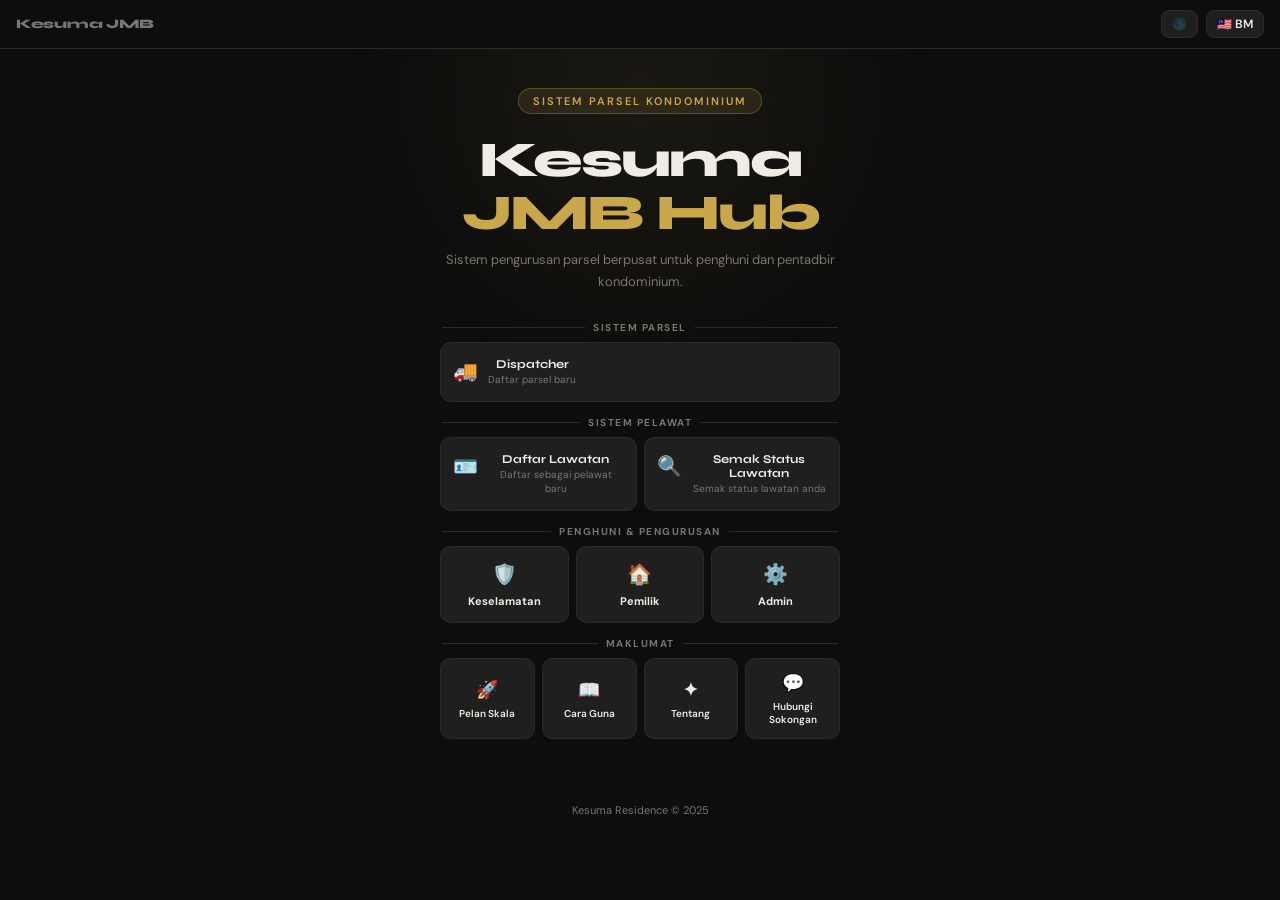
<file: index.html>
<!DOCTYPE html>
<html lang="ms">
<head>
  <meta charset="UTF-8"><meta name="viewport" content="width=device-width, initial-scale=1.0">
  <title>Kesuma JMB</title>
  <link rel="manifest" href="site.webmanifest">
  <link rel="icon" type="image/x-icon" href="favicon.ico">
  <link rel="icon" type="image/svg+xml" href="favicon.svg">
  <link rel="apple-touch-icon" href="favicon.ico">
  <link rel="stylesheet" href="css/style.css">
  <style>
    body { display:flex; flex-direction:column; align-items:center; min-height:100vh; overflow-x:hidden; padding-top:60px; box-sizing:border-box; }
    body::before { content:''; position:fixed; top:-200px; left:50%; transform:translateX(-50%); width:600px; height:600px; background:radial-gradient(circle,rgba(var(--accent-rgb),0.07) 0%,transparent 70%); pointer-events:none; z-index:0; }
    .topbar { position:fixed; top:0; left:0; right:0; z-index:100; display:flex; align-items:center; justify-content:space-between; padding:10px 16px; background:var(--bg); border-bottom:1px solid var(--border); }
    .topbar-logo { font-family:var(--heading-font); font-size:13px; font-weight:800; color:var(--text-muted); letter-spacing:-0.3px; }
    .topbar-right { display:flex; gap:8px; align-items:center; }
    .hero { position:relative; z-index:1; text-align:center; padding:28px clamp(12px,4vw,40px) 40px; width:min(480px, 100%); margin:0 auto; box-sizing:border-box; }
    .badge { display:inline-block; background:var(--accent-dim); border:1px solid rgba(var(--accent-rgb),0.3); color:var(--accent); font-size:11px; font-weight:600; letter-spacing:2px; text-transform:uppercase; padding:5px 14px; border-radius:100px; margin-bottom:20px; animation:fadeIn 0.5s ease both; }
    h1 { font-family:var(--heading-font); font-size:clamp(34px,7vw,50px); font-weight:800; line-height:1.05; letter-spacing:-2px; margin-bottom:10px; animation:fadeIn 0.5s 0.08s ease both; }
    h1 span { color:var(--accent); }
    .subtitle { color:var(--text-muted); font-size:13px; line-height:1.7; margin-bottom:28px; animation:fadeIn 0.5s 0.16s ease both; }

    .sys-block { width:100%; margin:0 auto 14px; animation:fadeIn 0.5s ease both; }
    .sys-label-row { display:flex; align-items:center; gap:8px; margin-bottom:8px; padding:0 2px; }
    .sys-tag { font-size:10px; font-weight:700; letter-spacing:1.5px; text-transform:uppercase; color:var(--text-muted); }
    .sys-line { flex:1; height:1px; background:var(--border); }

    /* Big single card */
    .sys-main { position:relative; background:var(--surface); border:1px solid var(--border); border-radius:16px; padding:18px 20px; text-decoration:none; color:inherit; display:flex; align-items:center; gap:14px; transition:all 0.2s; }
    .sys-main:hover { transform:translateX(3px); box-shadow:var(--shadow); border-color:rgba(var(--accent-rgb),0.3); }
    .sys-main-icon { width:44px; height:44px; border-radius:12px; display:flex; align-items:center; justify-content:center; font-size:22px; flex-shrink:0; }
    .sys-main-icon.gold { background:var(--accent-dim); border:1px solid rgba(var(--accent-rgb),0.2); }
    .sys-main-icon.teal { background:rgba(76,175,125,0.1); border:1px solid rgba(76,175,125,0.2); }
    .sys-main-info { flex:1; text-align:left; }
    .sys-main-name { font-family:var(--heading-font); font-size:15px; font-weight:800; margin-bottom:2px; }
    .sys-main-desc { font-size:11px; color:var(--text-muted); }
    .sys-arrow { color:var(--text-muted); font-size:14px; transition:all 0.2s; }
    .sys-main:hover .sys-arrow { color:var(--accent); transform:translateX(3px); }

    /* Sub grid */
    .sub-links { display:grid; gap:7px; }
    .sub-links-2 { grid-template-columns:1fr 1fr; }
    .sub-links-3 { grid-template-columns:1fr 1fr 1fr; }
    .sub-links-4 { grid-template-columns:repeat(4,1fr); }

    .sub-card { background:var(--surface2); border:1px solid var(--border); border-radius:10px; text-decoration:none; color:inherit; display:flex; align-items:center; gap:8px; transition:all 0.2s; font-size:12px; font-weight:600; padding:10px 12px; }
    .sub-card:hover { border-color:rgba(var(--accent-rgb),0.35); background:var(--surface); }

    /* Large card — icon + title + desc, horizontal, left-aligned */
    .sub-card-lg { padding:14px 12px; align-items:flex-start !important; gap:10px; }
    .sub-card-lg .sub-icon { font-size:20px; flex-shrink:0; margin-top:1px; }
    .sub-name { font-size:12px; font-weight:700; font-family:var(--heading-font); margin-bottom:2px; }
    .sub-desc { font-size:10px; color:var(--text-muted); font-weight:400; line-height:1.4; }

    /* Medium card — icon centred + name only */
    .sub-card-icon { flex-direction:column; align-items:center; justify-content:center; text-align:center; padding:14px 8px; gap:7px; font-size:11px; font-weight:700; }
    .sub-card-icon .sub-icon { font-size:20px; }

    /* Small icon card */
    .sub-card-sm { flex-direction:column; align-items:center; justify-content:center; text-align:center; padding:12px 6px; gap:5px; font-size:10px; }
    .sub-card-sm .sub-icon { font-size:18px; }

    .sub-links-1 { grid-template-columns:1fr; }
    .sub-icon { font-size:15px; }
    .footer-section { width:100%; margin:0 auto; animation:fadeIn 0.5s 0.32s ease both; }
    .footer-note { position:relative; z-index:1; margin-top:24px; font-size:11px; color:var(--text-muted); opacity:0.4; animation:fadeIn 0.5s 0.4s ease both; }
  </style>
</head>
<body>
  <div class="topbar">
    <div class="topbar-logo">Kesuma JMB</div>
    <div class="topbar-right">
      <div id="themeSwitcher"></div>
      <div id="langSwitcher"></div>
    </div>
  </div>

  <div class="hero">
    <div class="badge" id="txt-badge"></div>
    <h1 id="txt-h1"></h1>
    <p class="subtitle" id="txt-subtitle"></p>

    <!-- 1. PARCEL — 1 card, same style as visitor -->
    <div class="sys-block" style="animation-delay:0.18s">
      <div class="sys-label-row">
        <div class="sys-line"></div>
        <span class="sys-tag" id="txt-parcel-tag"></span>
        <div class="sys-line"></div>
      </div>
      <div class="sub-links sub-links-1">
        <a href="dispatcher.html" class="sub-card sub-card-lg">
          <span class="sub-icon">🚚</span>
          <div>
            <div class="sub-name" id="txt-parcel-name"></div>
            <div class="sub-desc" id="txt-parcel-desc"></div>
          </div>
        </a>
      </div>
    </div>

    <!-- 2. VISITOR — 2 cards -->
    <div class="sys-block" style="animation-delay:0.22s">
      <div class="sys-label-row">
        <div class="sys-line"></div>
        <span class="sys-tag" id="txt-visitor-tag"></span>
        <div class="sys-line"></div>
      </div>
      <div class="sub-links sub-links-2">
        <a href="visitor-register.html" class="sub-card sub-card-lg">
          <span class="sub-icon">🪪</span>
          <div>
            <div class="sub-name" id="txt-vis-reg-name"></div>
            <div class="sub-desc" id="txt-vis-reg-desc"></div>
          </div>
        </a>
        <a href="visitor-check.html" class="sub-card sub-card-lg">
          <span class="sub-icon">🔍</span>
          <div>
            <div class="sub-name" id="txt-vis-chk-name"></div>
            <div class="sub-desc" id="txt-vis-chk-desc"></div>
          </div>
        </a>
      </div>
    </div>

    <!-- 3. RESIDENTIAL — 3 cards: Guard, Owner, Admin (icon + name only) -->
    <div class="sys-block" style="animation-delay:0.26s">
      <div class="sys-label-row">
        <div class="sys-line"></div>
        <span class="sys-tag" id="txt-res-tag"></span>
        <div class="sys-line"></div>
      </div>
      <div class="sub-links sub-links-3">
        <a href="guard.html" class="sub-card sub-card-icon">
          <span class="sub-icon">🛡️</span>
          <span id="txt-guard-name"></span>
        </a>
        <a href="owner.html" class="sub-card sub-card-icon">
          <span class="sub-icon">🏠</span>
          <span id="txt-owner-name"></span>
        </a>
        <a href="admin.html" class="sub-card sub-card-icon">
          <span class="sub-icon">⚙️</span>
          <span id="txt-admin-name"></span>
        </a>
      </div>
    </div>

    <!-- 4. INFO — label + 4 small cards -->
    <div class="footer-section">
      <div class="sys-label-row" style="margin-bottom:8px">
        <div class="sys-line"></div>
        <span class="sys-tag" id="txt-info-tag"></span>
        <div class="sys-line"></div>
      </div>
      <div class="sub-links sub-links-4">
        <a href="plan.html" class="sub-card sub-card-sm"><span class="sub-icon">🚀</span><span id="txt-plan"></span></a>
        <a href="how.html" class="sub-card sub-card-sm"><span class="sub-icon">📖</span><span id="txt-how"></span></a>
        <a href="about.html" class="sub-card sub-card-sm"><span class="sub-icon">✦</span><span id="txt-about"></span></a>
        <a href="contact.html" class="sub-card sub-card-sm"><span class="sub-icon">💬</span><span id="txt-contact"></span></a>
      </div>
    </div>
  </div>
  <p class="footer-note" id="txt-footer"></p>

  <script src="js/i18n.js"></script>
  <script src="js/theme.js"></script>
  <script>
    renderLangSwitcher('langSwitcher')
    renderThemeSwitcher('themeSwitcher')

    document.getElementById('txt-badge').textContent        = t('index_badge')
    document.getElementById('txt-h1').innerHTML             = t('index_title1')+'<br><span>'+t('index_title2')+'</span>'
    document.getElementById('txt-subtitle').textContent     = t('index_subtitle')

    document.getElementById('txt-parcel-tag').textContent   = t('sys_parcel')
    document.getElementById('txt-parcel-name').textContent  = t('card_dispatcher')
    document.getElementById('txt-parcel-desc').textContent  = t('card_dispatcher_desc')

    document.getElementById('txt-visitor-tag').textContent  = t('sys_visitor')
    document.getElementById('txt-vis-reg-name').textContent = t('vis_register_title')
    document.getElementById('txt-vis-reg-desc').textContent = t('vis_register_desc')
    document.getElementById('txt-vis-chk-name').textContent = t('vis_check_title')
    document.getElementById('txt-vis-chk-desc').textContent = t('vis_check_desc')

    document.getElementById('txt-res-tag').textContent      = t('res_tag')
    document.getElementById('txt-guard-name').textContent   = t('guard_title')
    document.getElementById('txt-owner-name').textContent   = t('card_owner')
    document.getElementById('txt-admin-name').textContent   = t('card_admin')

    document.getElementById('txt-info-tag').textContent     = t('info_tag')
    document.getElementById('txt-plan').textContent         = t('plan_short')
    document.getElementById('txt-how').textContent          = t('card_how')
    document.getElementById('txt-about').textContent        = t('card_about')
    document.getElementById('txt-contact').textContent      = t('contact_title')
    document.getElementById('txt-footer').textContent       = t('footer')
  </script>
</body>
</html>
</file>
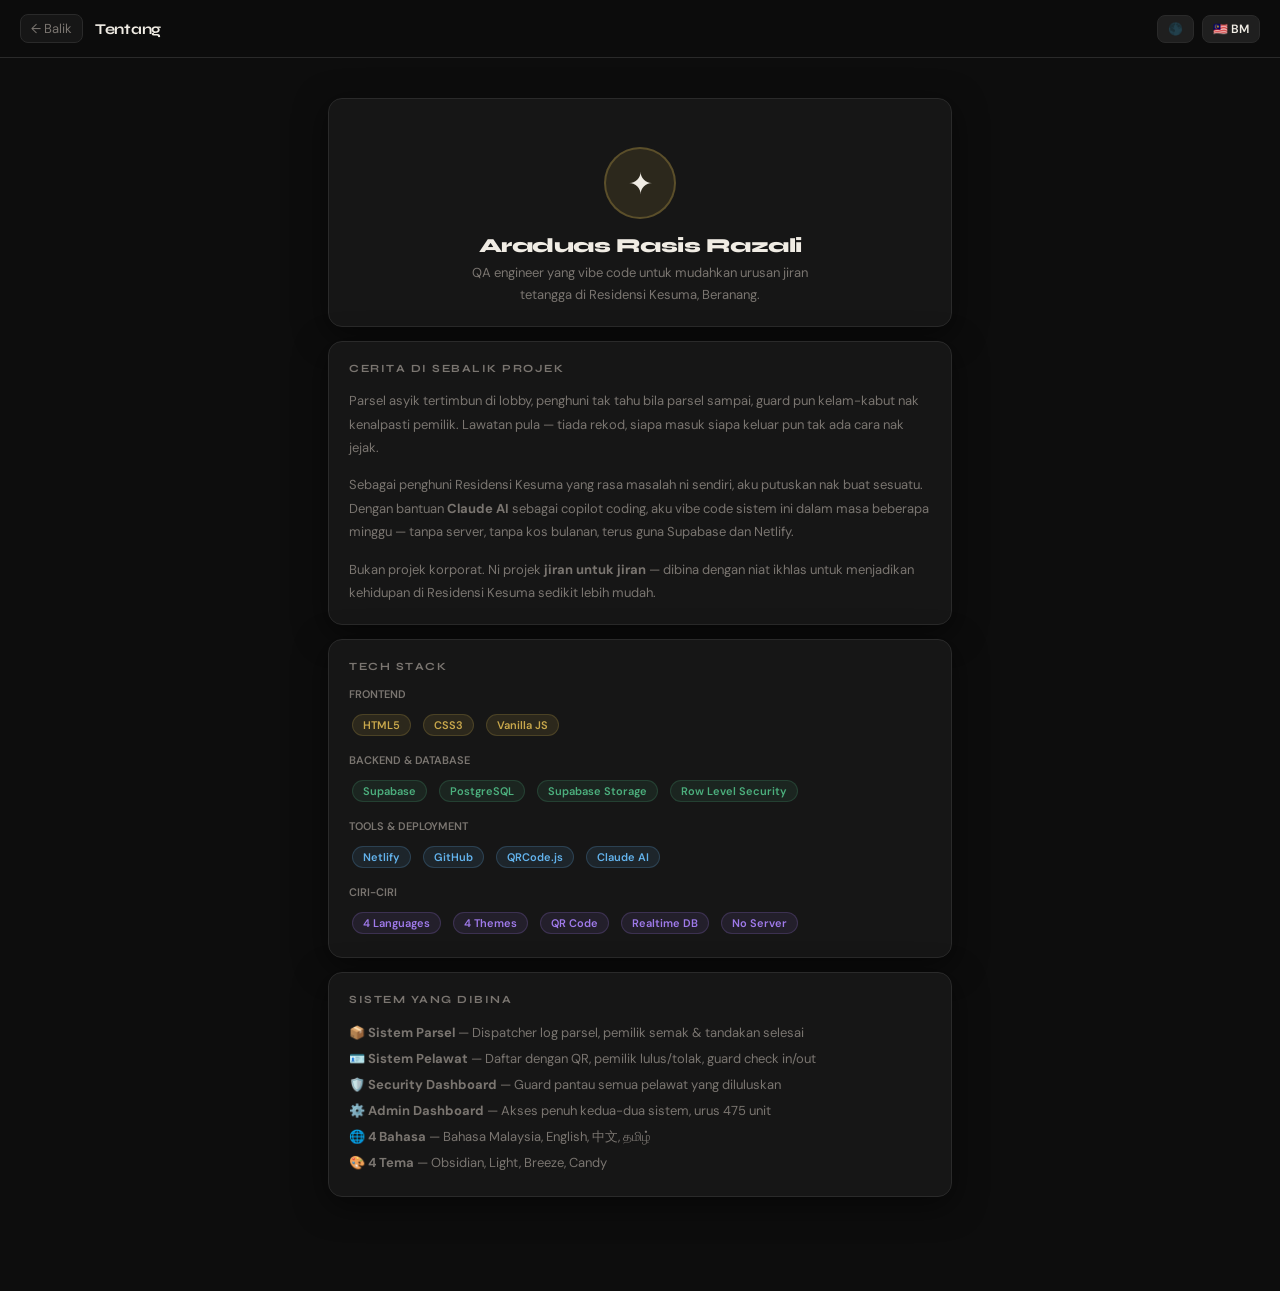
<file: about.html>
<!DOCTYPE html>
<html lang="ms">
<head>
  <meta charset="UTF-8"><meta name="viewport" content="width=device-width, initial-scale=1.0">
  <title>About — Kesuma JMB</title>
  <link rel="manifest" href="site.webmanifest">
  <link rel="icon" type="image/x-icon" href="favicon.ico">
  <link rel="icon" type="image/svg+xml" href="favicon.svg">
  <link rel="stylesheet" href="css/style.css">
  <style>
    .profile-card { text-align:center; padding:28px 20px 20px; }
    .avatar { width:72px; height:72px; border-radius:50%; background:var(--accent-dim); border:2px solid rgba(var(--accent-rgb),0.3); display:flex; align-items:center; justify-content:center; font-size:30px; margin:0 auto 14px; }
    .profile-name { font-family:var(--heading-font); font-size:20px; font-weight:800; letter-spacing:-0.5px; margin-bottom:4px; }
    .profile-bio { font-size:13px; color:var(--text-muted); line-height:1.7; max-width:340px; margin:0 auto; }
    .tag { display:inline-block; padding:3px 10px; border-radius:100px; font-size:11px; font-weight:600; background:var(--accent-dim); color:var(--accent); border:1px solid rgba(var(--accent-rgb),0.2); margin:3px; }
    .tag.green  { background:rgba(76,175,125,0.1); color:var(--green); border-color:rgba(76,175,125,0.2); }
    .tag.blue   { background:rgba(99,179,237,0.1); color:#63b3ed; border-color:rgba(99,179,237,0.2); }
    .tag.purple { background:rgba(159,122,234,0.1); color:#9f7aea; border-color:rgba(159,122,234,0.2); }
    .story-text { font-size:13px; color:var(--text-muted); line-height:1.8; }
    .story-text p { margin-bottom:14px; }
    .story-text p:last-child { margin-bottom:0; }
    .stack-row { display:flex; flex-wrap:wrap; gap:6px; margin-top:10px; }
  </style>
</head>
<body>
  <nav class="nav" id="mainNav"></nav>
  <main class="main">
    <div class="section animate-in" style="padding-bottom:0">
      <div class="profile-card">
        <div class="avatar">✦</div>
        <div class="profile-name">Araduas Rasis Razali</div>
        <p class="profile-bio" id="txt-bio"></p>
      </div>
    </div>
    <div class="section animate-in" style="animation-delay:0.05s">
      <div class="section-title" id="txt-story-title"></div>
      <div class="story-text" id="txt-story"></div>
    </div>
    <div class="section animate-in" style="animation-delay:0.1s">
      <div class="section-title" id="txt-stack-title"></div>
      <div style="margin-bottom:14px">
        <div style="font-size:11px;color:var(--text-muted);font-weight:600;margin-bottom:8px" id="txt-stack-frontend"></div>
        <div class="stack-row"><span class="tag">HTML5</span><span class="tag">CSS3</span><span class="tag">Vanilla JS</span></div>
      </div>
      <div style="margin-bottom:14px">
        <div style="font-size:11px;color:var(--text-muted);font-weight:600;margin-bottom:8px" id="txt-stack-backend"></div>
        <div class="stack-row"><span class="tag green">Supabase</span><span class="tag green">PostgreSQL</span><span class="tag green">Supabase Storage</span><span class="tag green">Row Level Security</span></div>
      </div>
      <div style="margin-bottom:14px">
        <div style="font-size:11px;color:var(--text-muted);font-weight:600;margin-bottom:8px" id="txt-stack-tools"></div>
        <div class="stack-row"><span class="tag blue">Netlify</span><span class="tag blue">GitHub</span><span class="tag blue">QRCode.js</span><span class="tag blue">Claude AI</span></div>
      </div>
      <div>
        <div style="font-size:11px;color:var(--text-muted);font-weight:600;margin-bottom:8px" id="txt-stack-features"></div>
        <div class="stack-row"><span class="tag purple">4 Languages</span><span class="tag purple">4 Themes</span><span class="tag purple">QR Code</span><span class="tag purple">Realtime DB</span><span class="tag purple">No Server</span></div>
      </div>
    </div>
    <div class="section animate-in" style="animation-delay:0.15s">
      <div class="section-title" id="txt-sys-title"></div>
      <div id="txt-sys-list" style="font-size:13px;color:var(--text-muted);line-height:2"></div>
    </div>
  </main>
  <script src="js/i18n.js"></script>
  <script src="js/theme.js"></script>
  <script src="js/nav.js"></script>
  <script>
    renderNav('card_about')
    const content = {
      ms: {
        bio: 'QA engineer yang vibe code untuk mudahkan urusan jiran tetangga di Residensi Kesuma, Beranang.',
        story_title: 'CERITA DI SEBALIK PROJEK',
        story: `<p>Parsel asyik tertimbun di lobby, penghuni tak tahu bila parsel sampai, guard pun kelam-kabut nak kenalpasti pemilik. Lawatan pula — tiada rekod, siapa masuk siapa keluar pun tak ada cara nak jejak.</p>
<p>Sebagai penghuni Residensi Kesuma yang rasa masalah ni sendiri, aku putuskan nak buat sesuatu. Dengan bantuan <strong>Claude AI</strong> sebagai copilot coding, aku vibe code sistem ini dalam masa beberapa minggu — tanpa server, tanpa kos bulanan, terus guna Supabase dan Netlify.</p>
<p>Bukan projek korporat. Ni projek <strong>jiran untuk jiran</strong> — dibina dengan niat ikhlas untuk menjadikan kehidupan di Residensi Kesuma sedikit lebih mudah.</p>`,
        stack_title: 'TECH STACK',
        stack_frontend: 'FRONTEND',
        stack_backend: 'BACKEND & DATABASE',
        stack_tools: 'TOOLS & DEPLOYMENT',
        stack_features: 'CIRI-CIRI',
        sys_title: 'SISTEM YANG DIBINA',
        sys_list: `📦 <strong>Sistem Parsel</strong> — Dispatcher log parsel, pemilik semak & tandakan selesai<br>
🪪 <strong>Sistem Pelawat</strong> — Daftar dengan QR, pemilik lulus/tolak, guard check in/out<br>
🛡️ <strong>Security Dashboard</strong> — Guard pantau semua pelawat yang diluluskan<br>
⚙️ <strong>Admin Dashboard</strong> — Akses penuh kedua-dua sistem, urus 475 unit<br>
🌐 <strong>4 Bahasa</strong> — Bahasa Malaysia, English, 中文, தமிழ்<br>
🎨 <strong>4 Tema</strong> — Obsidian, Light, Breeze, Candy`
      },
      en: {
        bio: 'A QA engineer who vibe codes to make life easier for neighbours at Residensi Kesuma, Beranang.',
        story_title: 'THE STORY BEHIND THE PROJECT',
        story: `<p>Parcels piling up in the lobby, residents not knowing when their parcels arrived, guards scrambling to identify owners. Visitors — no records, no way to track who came and went.</p>
<p>As a resident of Residensi Kesuma experiencing these problems firsthand, I decided to do something about it. With <strong>Claude AI</strong> as my coding copilot, I vibe coded this system in a few weeks — no server, no monthly cost, just Supabase and Netlify.</p>
<p>Not a corporate project. This is a <strong>neighbour-to-neighbour</strong> project — built with genuine intent to make life at Residensi Kesuma a little bit easier.</p>`,
        stack_title: 'TECH STACK',
        stack_frontend: 'FRONTEND',
        stack_backend: 'BACKEND & DATABASE',
        stack_tools: 'TOOLS & DEPLOYMENT',
        stack_features: 'FEATURES',
        sys_title: 'SYSTEMS BUILT',
        sys_list: `📦 <strong>Parcel System</strong> — Dispatcher logs parcels, owner checks & marks done<br>
🪪 <strong>Visitor System</strong> — Register with QR, owner approves/rejects, guard check in/out<br>
🛡️ <strong>Security Dashboard</strong> — Guard monitors all approved visitors<br>
⚙️ <strong>Admin Dashboard</strong> — Full access to both systems, manages 475 units<br>
🌐 <strong>4 Languages</strong> — Bahasa Malaysia, English, 中文, தமிழ்<br>
🎨 <strong>4 Themes</strong> — Obsidian, Light, Breeze, Candy`
      },
      zh: {
        bio: '一名QA工程师，通过写代码为Residensi Kesuma, Beranang的邻居们简化日常事务。',
        story_title: '项目背后的故事',
        story: `<p>大厅里包裹堆积如山，居民不知道自己的包裹什么时候到了，保安也忙乱地识别业主。访客方面——没有记录，无法追踪谁进谁出。</p>
<p>作为Residensi Kesuma的居民，亲身感受到这些问题后，我决定做点什么。在<strong>Claude AI</strong>作为编程副驾驶的帮助下，我在几周内完成了这个系统——无需服务器，无需月费，只用Supabase和Netlify。</p>
<p>这不是企业项目。这是一个<strong>邻居为邻居</strong>的项目——真诚地希望让Residensi Kesuma的生活更轻松一点。</p>`,
        stack_title: '技术栈',
        stack_frontend: '前端',
        stack_backend: '后端 & 数据库',
        stack_tools: '工具 & 部署',
        stack_features: '功能特色',
        sys_title: '已建系统',
        sys_list: `📦 <strong>包裹系统</strong> — 派送员登记包裹，业主查看并标记完成<br>
🪪 <strong>访客系统</strong> — 登记生成QR码，业主批准/拒绝，保安签到/签出<br>
🛡️ <strong>保安仪表板</strong> — 监控所有已批准的访客<br>
⚙️ <strong>管理员仪表板</strong> — 两个系统的完整访问权限，管理475个单位<br>
🌐 <strong>4种语言</strong> — 马来语, English, 中文, தமிழ்<br>
🎨 <strong>4个主题</strong> — Obsidian, Light, Breeze, Candy`
      },
      ta: {
        bio: 'Residensi Kesuma, Beranang இல் உள்ள அண்டை வீட்டாரின் அன்றாட வாழ்க்கையை எளிதாக்க குறியீடு எழுதும் ஒரு QA பொறியாளர்.',
        story_title: 'திட்டத்தின் பின்னணி கதை',
        story: `<p>லாபியில் பார்சல்கள் குவிந்து கிடக்கின்றன, குடியிருப்பாளர்களுக்கு தங்கள் பார்சல்கள் எப்போது வந்தன என்று தெரியவில்லை, காவலர்கள் உரிமையாளர்களை அடையாளம் காண தவிக்கின்றனர். பார்வையாளர்கள் — எந்த பதிவும் இல்லை, யார் வந்தார்கள் யார் சென்றார்கள் என்று கண்காணிக்க வழியில்லை.</p>
<p>Residensi Kesuma இன் குடியிருப்பாளராக இந்த பிரச்சினைகளை நேரில் அனுபவித்து, ஏதாவது செய்ய முடிவு செய்தேன். <strong>Claude AI</strong>ஐ கோடிங் உதவியாளராக கொண்டு, சில வாரங்களில் இந்த அமைப்பை உருவாக்கினேன் — சர்வர் இல்லை, மாதாந்திர கட்டணம் இல்லை, Supabase மற்றும் Netlify மட்டுமே.</p>
<p>இது ஒரு நிறுவன திட்டம் அல்ல. இது ஒரு <strong>அண்டைவீட்டார்-க்கு-அண்டைவீட்டார்</strong> திட்டம் — Residensi Kesuma இல் வாழ்க்கையை சற்று எளிதாக்கும் நோக்கில் கட்டப்பட்டது.</p>`,
        stack_title: 'தொழில்நுட்ப அடுக்கு',
        stack_frontend: 'முன்தளம்',
        stack_backend: 'பின்தளம் & தரவுத்தளம்',
        stack_tools: 'கருவிகள் & வரிசைப்படுத்தல்',
        stack_features: 'அம்சங்கள்',
        sys_title: 'கட்டப்பட்ட அமைப்புகள்',
        sys_list: `📦 <strong>பார்சல் அமைப்பு</strong> — டிஸ்பாட்சர் பதிவு, உரிமையாளர் சரிபார்த்து முடிக்கிறார்<br>
🪪 <strong>பார்வையாளர் அமைப்பு</strong> — QR பதிவு, உரிமையாளர் அனுமதி, காவலர் Check In/Out<br>
🛡️ <strong>பாதுகாப்பு டாஷ்போர்டு</strong> — அனுமதிக்கப்பட்ட அனைத்து பார்வையாளர்களையும் கண்காணிக்கிறது<br>
⚙️ <strong>நிர்வாக டாஷ்போர்டு</strong> — இரண்டு அமைப்புகளிலும் முழு அணுகல், 475 யூனிட்கள்<br>
🌐 <strong>4 மொழிகள்</strong> — மலாய், English, 中文, தமிழ்<br>
🎨 <strong>4 தீம்கள்</strong> — Obsidian, Light, Breeze, Candy`
      }
    }
    const lang = getLang()
    const c = content[lang] || content.ms
    document.getElementById('txt-bio').textContent = c.bio
    document.getElementById('txt-story-title').textContent = c.story_title
    document.getElementById('txt-story').innerHTML = c.story
    document.getElementById('txt-stack-title').textContent = c.stack_title
    document.getElementById('txt-stack-frontend').textContent = c.stack_frontend
    document.getElementById('txt-stack-backend').textContent = c.stack_backend
    document.getElementById('txt-stack-tools').textContent = c.stack_tools
    document.getElementById('txt-stack-features').textContent = c.stack_features
    document.getElementById('txt-sys-title').textContent = c.sys_title
    document.getElementById('txt-sys-list').innerHTML = c.sys_list
  </script>
</body>
</html>
</file>
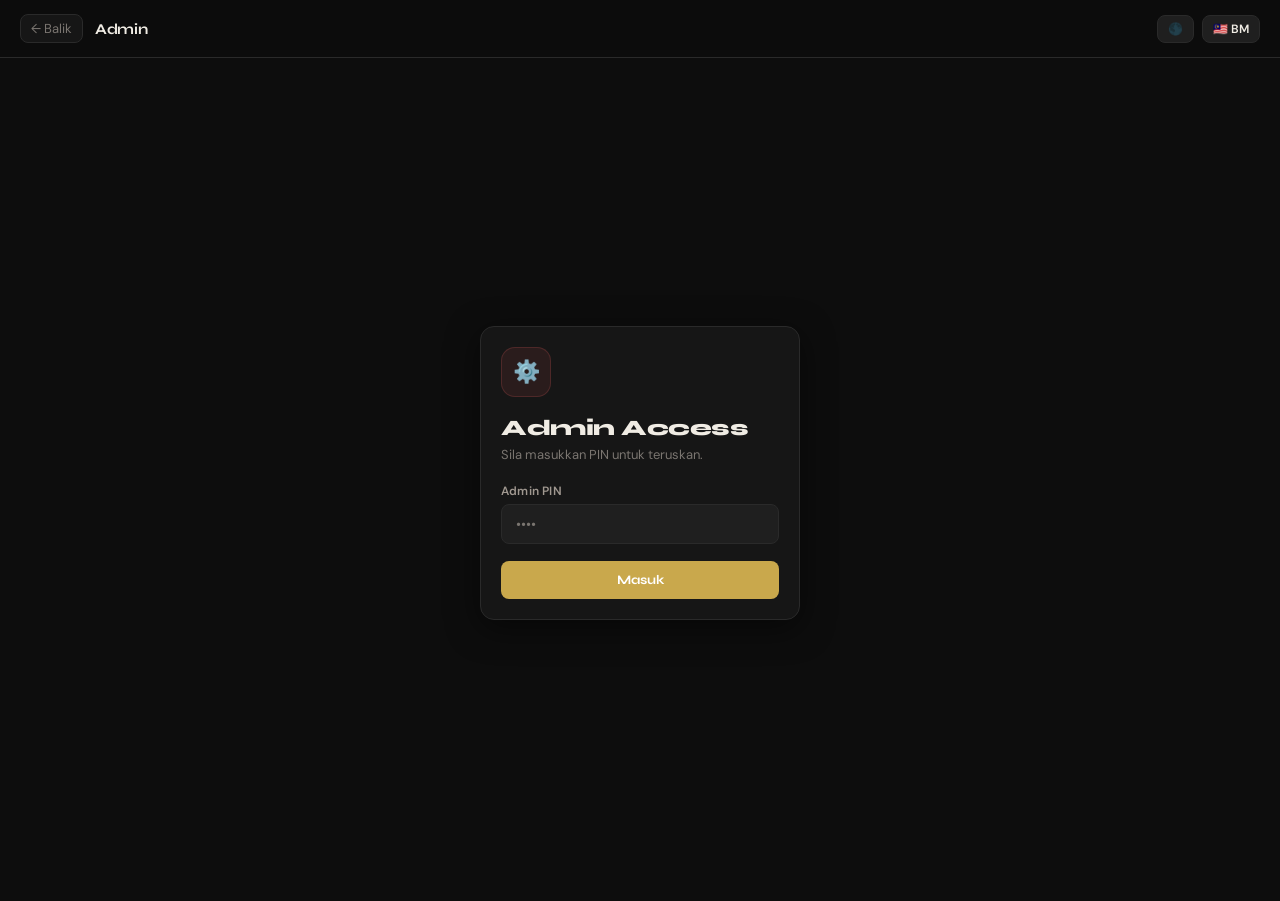
<file: admin.html>
<!DOCTYPE html>
<html lang="ms">
<head>
  <meta charset="UTF-8"><meta name="viewport" content="width=device-width, initial-scale=1.0">
  <title>Admin — Kesuma JMB</title>
  <link rel="manifest" href="site.webmanifest">
  <link rel="icon" type="image/x-icon" href="favicon.ico">
  <link rel="icon" type="image/svg+xml" href="favicon.svg">
  <link rel="stylesheet" href="css/style.css">
  <style>
    .badge-urgent { background:rgba(224,92,92,0.15); color:var(--red); border:1px solid rgba(224,92,92,0.3); }
    .tab-bar { display:flex; gap:6px; margin-bottom:16px; background:var(--surface2); border-radius:10px; padding:4px; }
    .tab { flex:1; text-align:center; padding:8px; border-radius:7px; font-size:12px; font-weight:700; cursor:pointer; transition:all 0.2s; color:var(--text-muted); }
    .tab.active { background:var(--surface); color:var(--text); box-shadow:0 1px 4px rgba(0,0,0,0.15); }
    .vis-row { display:flex; justify-content:space-between; align-items:center; padding:10px 0; border-bottom:1px solid var(--border); font-size:13px; gap:8px; }
    .vis-row:last-child { border-bottom:none; }
    .vis-row-name { font-weight:600; }
    .vis-row-meta { font-size:11px; color:var(--text-muted); font-family:'JetBrains Mono',monospace; }
    .btn-sm { padding:5px 12px; border-radius:6px; font-size:11px; font-weight:600; cursor:pointer; border:none; font-family:var(--body-font); transition:all 0.2s; }
    .btn-approve { background:var(--green); color:#fff; }
    .btn-reject { background:var(--red); color:#fff; }
  </style>
</head>
<body>
  <nav class="nav" id="mainNav"></nav>

  <div id="pinGate" style="display:flex;align-items:center;justify-content:center;min-height:calc(100vh - 57px)">
    <div style="width:100%;max-width:360px;padding:20px">
      <div class="section animate-in">
        <div class="page-icon red" style="margin-bottom:18px">⚙️</div>
        <h2 style="font-family:var(--heading-font);font-size:22px;font-weight:800;margin-bottom:5px;letter-spacing:-0.5px" id="txt-pin-title"></h2>
        <p style="font-size:13px;color:var(--text-muted);margin-bottom:20px" id="txt-pin-subtitle"></p>
        <div class="field">
          <label id="txt-pin-label"></label>
          <input type="password" id="adminPin" maxlength="10" onkeydown="if(event.key==='Enter')unlockAdmin()">
          <div class="error-text" id="pinError"></div>
        </div>
        <button class="btn btn-gold" onclick="unlockAdmin()" style="margin-top:4px" id="txt-enter-btn"></button>
      </div>
    </div>
  </div>

  <div id="dashboard" style="display:none">
    <main class="main">
      <div class="page-header animate-in">
        <div class="page-icon red">⚙️</div>
        <h1 class="page-title" id="txt-title"></h1>
        <p class="page-subtitle" id="txt-subtitle"></p>
      </div>

      <!-- TABS -->
      <div class="tab-bar animate-in">
        <div class="tab active" onclick="switchTab('parcel')" id="tab-parcel"></div>
        <div class="tab" onclick="switchTab('visitor')" id="tab-visitor"></div>
      </div>

      <!-- ══ PARCEL TAB ══ -->
      <div id="parcelTab">
        <div class="section animate-in" style="display:flex;gap:0;padding:0;overflow:hidden;margin-bottom:12px">
          <div style="flex:1;padding:16px;text-align:center;border-right:1px solid var(--border)">
            <div id="statTotal" class="num" style="font-size:24px">—</div>
            <div style="font-size:11px;color:var(--text-muted);margin-top:2px" id="txt-stat-units"></div>
          </div>
          <div style="flex:1;padding:16px;text-align:center;border-right:1px solid var(--border)">
            <div id="statPending" class="num" style="font-size:24px;color:var(--accent)">—</div>
            <div style="font-size:11px;color:var(--text-muted);margin-top:2px" id="txt-stat-pending"></div>
          </div>
          <div style="flex:1;padding:16px;text-align:center">
            <div id="statDone" class="num" style="font-size:24px;color:var(--green)">—</div>
            <div style="font-size:11px;color:var(--text-muted);margin-top:2px" id="txt-stat-done"></div>
          </div>
        </div>
        <div style="display:flex;gap:8px;margin-bottom:10px;flex-wrap:wrap" class="animate-in">
          <input id="searchInput" oninput="applyFilters()" style="flex:1;min-width:120px;height:40px">
          <div class="select-wrap" style="flex:0 0 150px">
            <select id="statusFilter" onchange="applyFilters()" style="height:40px">
              <option value="all" id="opt-all"></option>
              <option value="hasPending" id="opt-pending"></option>
              <option value="urgent" id="opt-urgent"></option>
              <option value="recent" id="opt-recent"></option>
              <option value="done" id="opt-done"></option>
            </select>
          </div>
        </div>
        <div class="section animate-in" style="padding:0;overflow:hidden">
          <div class="table-wrap">
            <table>
              <thead><tr>
                <th id="col-unit"></th><th id="col-email"></th><th id="col-phone"></th>
                <th style="text-align:center">⏳</th><th style="text-align:center">✓</th><th></th>
              </tr></thead>
              <tbody id="tableBody"></tbody>
            </table>
          </div>
        </div>
        <div class="pagination animate-in">
          <button class="btn btn-outline" onclick="prevPage()" id="txt-prev"></button>
          <span class="page-info" id="pageInfo">—</span>
          <button class="btn btn-outline" onclick="nextPage()" id="txt-next"></button>
        </div>
      </div>

      <!-- ══ VISITOR TAB ══ -->
      <div id="visitorTab" style="display:none">
        <div class="section animate-in" style="display:flex;gap:0;padding:0;overflow:hidden;margin-bottom:12px">
          <div style="flex:1;padding:14px;text-align:center;border-right:1px solid var(--border)">
            <div id="vStatPending" class="num" style="font-size:22px;color:var(--accent)">—</div>
            <div style="font-size:11px;color:var(--text-muted);margin-top:2px" id="txt-vstat-pending"></div>
          </div>
          <div style="flex:1;padding:14px;text-align:center;border-right:1px solid var(--border)">
            <div id="vStatApproved" class="num" style="font-size:22px;color:var(--green)">—</div>
            <div style="font-size:11px;color:var(--text-muted);margin-top:2px" id="txt-vstat-approved"></div>
          </div>
          <div style="flex:1;padding:14px;text-align:center">
            <div id="vStatIn" class="num" style="font-size:22px;color:#63b3ed">—</div>
            <div style="font-size:11px;color:var(--text-muted);margin-top:2px" id="txt-vstat-in"></div>
          </div>
        </div>
        <div style="display:flex;gap:8px;margin-bottom:10px;flex-wrap:wrap">
          <input id="visSearchInput" oninput="applyVisitorFilter()" style="flex:1;min-width:120px;height:40px">
          <div class="select-wrap" style="flex:0 0 150px">
            <select id="visStatusFilter" onchange="applyVisitorFilter()" style="height:40px">
              <option value="all" id="vopt-all"></option>
              <option value="Pending" id="vopt-pending"></option>
              <option value="Approved" id="vopt-approved"></option>
              <option value="Rejected" id="vopt-rejected"></option>
              <option value="Checked In" id="vopt-checkedin"></option>
            </select>
          </div>
        </div>
        <div class="section animate-in" style="padding:10px 16px">
          <div id="visitorList"></div>
        </div>
      </div>
    </main>
  </div>

  <div class="toast" id="toast"></div>
  <script src="js/i18n.js"></script>
  <script src="js/theme.js"></script>
  <script src="js/nav.js"></script>
  <script src="js/api.js"></script>
  <script>
    renderNav('card_admin')
    document.getElementById('txt-pin-title').textContent = t('admin_pin_title')
    document.getElementById('txt-pin-subtitle').textContent = t('admin_pin_subtitle')
    document.getElementById('txt-pin-label').textContent = t('admin_pin_label')
    document.getElementById('adminPin').placeholder = '••••'
    document.getElementById('txt-enter-btn').textContent = t('enter')
    document.getElementById('txt-title').textContent = t('admin_title')
    document.getElementById('txt-subtitle').textContent = t('admin_subtitle')
    document.getElementById('txt-stat-units').textContent = t('admin_units')
    document.getElementById('txt-stat-pending').textContent = t('admin_pending')
    document.getElementById('txt-stat-done').textContent = t('admin_done')
    document.getElementById('searchInput').placeholder = t('admin_search')
    document.getElementById('opt-all').textContent = t('admin_filter_all')
    document.getElementById('opt-pending').textContent = t('admin_filter_pending')
    document.getElementById('opt-urgent').textContent = '🔴 ' + t('admin_urgent')
    document.getElementById('opt-recent').textContent = '🟡 ' + t('admin_recent')
    document.getElementById('opt-done').textContent = t('admin_filter_done')
    document.getElementById('col-unit').textContent = t('admin_col_unit')
    document.getElementById('col-email').textContent = t('admin_col_email')
    document.getElementById('col-phone').textContent = t('admin_col_phone')
    document.getElementById('txt-prev').textContent = t('admin_prev')
    document.getElementById('txt-next').textContent = t('admin_next')
    document.getElementById('tab-parcel').textContent = '📦 ' + t('sys_parcel')
    document.getElementById('tab-visitor').textContent = '🪪 ' + t('sys_visitor')
    document.getElementById('txt-vstat-pending').textContent = t('vis_status_pending')
    document.getElementById('txt-vstat-approved').textContent = t('vis_status_approved')
    document.getElementById('txt-vstat-in').textContent = t('vis_status_checkedin')
    document.getElementById('vopt-all').textContent = t('admin_filter_all')
    document.getElementById('vopt-pending').textContent = t('vis_status_pending')
    document.getElementById('vopt-approved').textContent = t('vis_status_approved')
    document.getElementById('vopt-rejected').textContent = t('vis_status_rejected')
    document.getElementById('vopt-checkedin').textContent = t('vis_status_checkedin')
    document.getElementById('visSearchInput').placeholder = t('admin_search')

    let allData=[], filtered=[], page=1, allVisitors=[]
    const perPage=15, TWO_DAYS_MS=2*24*60*60*1000

    function showToast(msg,type='') {
      const el=document.getElementById('toast'); el.textContent=msg; el.className=`toast ${type} show`
      setTimeout(()=>el.className='toast',2800)
    }

    function switchTab(tab) {
      document.getElementById('tab-parcel').classList.toggle('active', tab==='parcel')
      document.getElementById('tab-visitor').classList.toggle('active', tab==='visitor')
      document.getElementById('parcelTab').style.display = tab==='parcel' ? 'block' : 'none'
      document.getElementById('visitorTab').style.display = tab==='visitor' ? 'block' : 'none'
    }

    function unlockAdmin() {
      if (document.getElementById('adminPin').value !== '1125') {
        document.getElementById('pinError').textContent = t('admin_pin_error'); return
      }
      document.getElementById('pinGate').style.display = 'none'
      document.getElementById('dashboard').style.display = 'block'
      loadAdmin()
      loadAdminVisitors()
    }

    function isUrgent(parcel) {
      if (!parcel.createdAt || parcel.status !== 'Pending') return false
      return (Date.now() - new Date(parcel.createdAt).getTime()) > TWO_DAYS_MS
    }

    function loadAdmin() {
      apiAdmin().then(data => {
        allData = data
        const totalPending = data.reduce((a,o)=>a+o.parcels.filter(p=>p.status==='Pending').length, 0)
        const totalDone = data.reduce((a,o)=>a+o.parcels.filter(p=>p.status==='Done').length, 0)
        document.getElementById('statTotal').textContent = data.length
        document.getElementById('statPending').textContent = totalPending
        document.getElementById('statDone').textContent = totalDone
        applyFilters()
      }).catch(() => showToast(t('error_server'),'error-toast'))
    }

    async function loadAdminVisitors() {
      try {
        allVisitors = await apiGetVisitors()
        document.getElementById('vStatPending').textContent = allVisitors.filter(v=>v.status==='Pending').length
        document.getElementById('vStatApproved').textContent = allVisitors.filter(v=>v.status==='Approved').length
        document.getElementById('vStatIn').textContent = allVisitors.filter(v=>v.status==='Checked In').length
        applyVisitorFilter()
      } catch(e) { console.error(e) }
    }

    // ── PARCEL ──
    function applyFilters() {
      const search = document.getElementById('searchInput').value.toLowerCase()
      const status = document.getElementById('statusFilter').value
      filtered = allData.filter(o => {
        const matchSearch = o.unit.toLowerCase().includes(search)||o.email.toLowerCase().includes(search)||o.phone.includes(search)
        const pending = o.parcels.filter(p=>p.status==='Pending')
        const done = o.parcels.filter(p=>p.status==='Done').length
        const hasUrgent = pending.some(p=>isUrgent(p))
        const hasRecent = pending.some(p=>!isUrgent(p))
        const matchStatus = status==='all'||(status==='hasPending'&&pending.length>0)||(status==='urgent'&&hasUrgent)||(status==='recent'&&hasRecent)||(status==='done'&&done>0&&pending.length===0)
        return matchSearch && matchStatus
      })
      page=1; render()
    }

    function render() {
      const start = (page-1)*perPage
      const slice = filtered.slice(start, start+perPage)
      const totalPages = Math.max(1, Math.ceil(filtered.length/perPage))
      document.getElementById('pageInfo').textContent = page + ' / ' + totalPages
      let html = ''
      slice.forEach(o => {
        const pendingArr = o.parcels.filter(p=>p.status==='Pending')
        const done = o.parcels.filter(p=>p.status==='Done').length
        const urgentCount = pendingArr.filter(p=>isUrgent(p)).length
        const pending = pendingArr.length
        let pendingBadge = ''
        if (urgentCount>0) pendingBadge += `<span class="badge-status badge-urgent">🔴 ${urgentCount}</span> `
        if (pending-urgentCount>0) pendingBadge += `<span class="badge-status badge-pending">🟡 ${pending-urgentCount}</span>`
        if (pending===0) pendingBadge = '<span style="color:var(--text-muted)">—</span>'
        html += `<tr>
          <td><strong style="font-family:'JetBrains Mono',monospace;font-size:13px">${o.unit}</strong></td>
          <td><input id="e-${o.unit}" value="${o.email}" style="min-width:150px"></td>
          <td><input id="p-${o.unit}" value="${o.phone}" style="min-width:110px"></td>
          <td style="text-align:center;white-space:nowrap">${pendingBadge}</td>
          <td style="text-align:center">${done>0?'<span class="badge-status badge-done">'+done+'</span>':'<span style="color:var(--text-muted)">—</span>'}</td>
          <td><button class="btn-green" onclick="saveOwner('${o.unit}')">${t('save')}</button></td>
        </tr>`
      })
      document.getElementById('tableBody').innerHTML = html
    }

    function saveOwner(unit) {
      const email = document.getElementById('e-'+unit).value
      const phone = document.getElementById('p-'+unit).value
      apiUpdateOwner(unit, {email, phone}).then(() => {
        const o = allData.find(x=>x.unit===unit)
        if (o) { o.email=email; o.phone=phone }
        showToast('Unit '+unit+' '+t('admin_saved'), 'success')
      }).catch(() => showToast(t('admin_save_error'),'error-toast'))
    }

    function prevPage() { if(page>1){page--;render()} }
    function nextPage() { if(page<Math.ceil(filtered.length/perPage)){page++;render()} }

    // ── VISITOR ──
    function applyVisitorFilter() {
      const search = document.getElementById('visSearchInput').value.toUpperCase()
      const status = document.getElementById('visStatusFilter').value
      let list = status==='all' ? allVisitors : allVisitors.filter(v=>v.status===status)
      if (search) list = list.filter(v => v.ref_code.includes(search)||v.name.toUpperCase().includes(search)||v.unit.includes(search))
      renderVisitorList(list)
    }

    function fmtDate(ts) {
      if (!ts) return '—'
      return new Date(ts).toLocaleString('ms-MY',{day:'numeric',month:'short',hour:'2-digit',minute:'2-digit'})
    }

    const statusBadge = { Pending:'badge-pending', Approved:'badge-done', Rejected:'badge-urgent', 'Checked In':'badge-done', 'Checked Out':'badge-pending' }
    const statusKey = { Pending:'vis_status_pending', Approved:'vis_status_approved', Rejected:'vis_status_rejected', 'Checked In':'vis_status_checkedin', 'Checked Out':'guard_checkout' }

    function renderVisitorList(list) {
      const el = document.getElementById('visitorList')
      if (!list.length) { el.innerHTML = '<div class="empty"><div class="empty-icon">🪪</div><p>'+t('vis_empty')+'</p></div>'; return }
      el.innerHTML = list.map(v => `
        <div class="vis-row">
          <div style="flex:1;min-width:0">
            <div class="vis-row-name">${v.name}</div>
            <div class="vis-row-meta">${v.ref_code} · Unit ${v.unit} · ${fmtDate(v.created_at)}</div>
            <div style="font-size:11px;color:var(--text-muted)">${v.purpose}</div>
          </div>
          <div style="display:flex;flex-direction:column;align-items:flex-end;gap:5px">
            <span class="badge-status ${statusBadge[v.status]||'badge-pending'}">${t(statusKey[v.status]||'vis_status_pending')}</span>
            ${v.status==='Pending'?`<div style="display:flex;gap:5px">
              <button class="btn-sm btn-approve" onclick="adminVisitorAction(${v.id},'Approved')">${t('guard_approve')}</button>
              <button class="btn-sm btn-reject" onclick="adminVisitorAction(${v.id},'Rejected')">${t('guard_reject')}</button>
            </div>`:''}
          </div>
        </div>`).join('')
    }

    async function adminVisitorAction(id, status) {
      try {
        await apiUpdateVisitor(id, status)
        showToast(t('guard_updated'), 'success')
        loadAdminVisitors()
      } catch(e) { showToast(t('error_server'),'error-toast') }
    }
  </script>
</body>
</html>
</file>
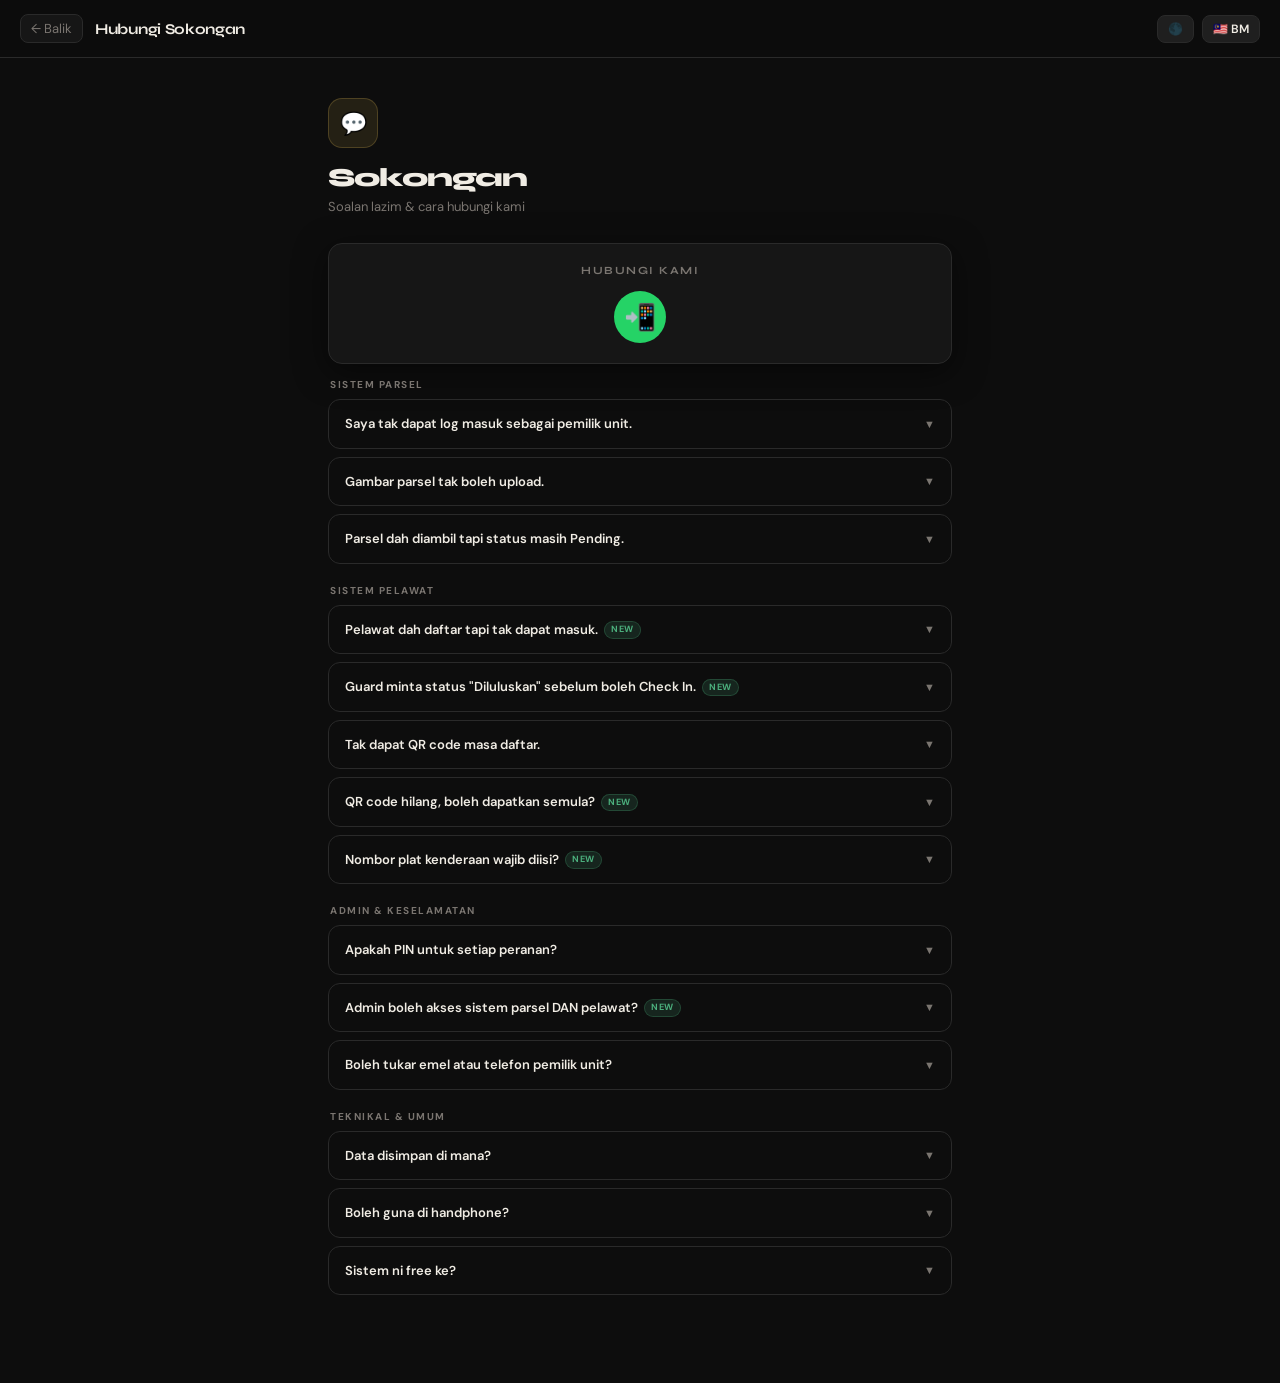
<file: contact.html>
<!DOCTYPE html>
<html lang="ms">
<head>
  <meta charset="UTF-8"><meta name="viewport" content="width=device-width, initial-scale=1.0">
  <title>Contact Support — Kesuma JMB</title>
  <link rel="manifest" href="site.webmanifest">
  <link rel="icon" type="image/x-icon" href="favicon.ico">
  <link rel="icon" type="image/svg+xml" href="favicon.svg">
  <link rel="stylesheet" href="css/style.css">
  <style>
    .wa-btn { display:flex; align-items:center; justify-content:center; width:52px; height:52px; background:#25D366; border-radius:50%; text-decoration:none; font-size:26px; transition:opacity 0.2s; margin:0 auto; }
    .wa-btn:hover { opacity:0.85; }
    .faq-item { border:1px solid var(--border); border-radius:12px; overflow:hidden; margin-bottom:8px; transition:border-color 0.2s; }
    .faq-item.open { border-color:rgba(var(--accent-rgb),0.35); }
    .faq-q { display:flex; align-items:center; justify-content:space-between; gap:12px; padding:14px 16px; cursor:pointer; user-select:none; font-size:13px; font-weight:600; line-height:1.5; }
    .faq-chevron { font-size:11px; color:var(--text-muted); flex-shrink:0; transition:transform 0.25s; }
    .faq-item.open .faq-chevron { transform:rotate(180deg); }
    .faq-a { display:none; padding:12px 16px 14px; font-size:13px; color:var(--text-muted); line-height:1.7; border-top:1px solid var(--border); }
    .faq-item.open .faq-a { display:block; }
    .new-badge { display:inline-block; background:rgba(76,175,125,0.15); color:var(--green); border:1px solid rgba(76,175,125,0.25); font-size:9px; font-weight:700; padding:1px 6px; border-radius:100px; letter-spacing:0.5px; margin-left:6px; vertical-align:middle; }
    .cat-label { font-size:10px; font-weight:700; letter-spacing:1.5px; text-transform:uppercase; color:var(--text-muted); margin:20px 0 8px 2px; }
    .cat-label:first-child { margin-top:0; }
  </style>
</head>
<body>
  <nav class="nav" id="mainNav"></nav>
  <main class="main">
    <div class="page-header animate-in">
      <div class="page-icon gold">💬</div>
      <h1 class="page-title" id="txt-title"></h1>
      <p class="page-subtitle" id="txt-subtitle"></p>
    </div>
    <div class="section animate-in" style="animation-delay:0.05s;text-align:center">
      <div class="section-title" id="txt-contact-title"></div>
      <a href="https://wa.me/60145269960" target="_blank" class="wa-btn">📲</a>
    </div>
    <div class="animate-in" style="animation-delay:0.08s">
      <div id="faqContainer"></div>
    </div>
  </main>
  <script src="js/i18n.js"></script>
  <script src="js/theme.js"></script>
  <script src="js/nav.js"></script>
  <script>
    renderNav('contact_title')

    const content = {
      ms: {
        title: 'Sokongan',
        subtitle: 'Soalan lazim & cara hubungi kami',
        contact_title: 'HUBUNGI KAMI',
        faqs: [
          { cat: 'SISTEM PARSEL', items: [
            { q: 'Saya tak dapat log masuk sebagai pemilik unit.', a: 'Pastikan nombor unit betul (contoh: 10-5). Masukkan emel ATAU nombor telefon yang berdaftar. Jika bermasalah, hubungi admin untuk semak maklumat unit anda.' },
            { q: 'Gambar parsel tak boleh upload.', a: 'Pastikan kamera dibenarkan akses di browser. Cuba reload halaman. Saiz gambar yang disyorkan adalah bawah 5MB.' },
            { q: 'Parsel dah diambil tapi status masih Pending.', a: 'Log masuk sebagai pemilik dan klik "Selesai" pada parsel berkenaan.' },
          ]},
          { cat: 'SISTEM PELAWAT', items: [
            { q: 'Pelawat dah daftar tapi tak dapat masuk.', a: 'Pemilik unit belum meluluskan. Pemilik perlu log masuk → tab Pelawat → Lulus. Pelawat boleh semak status dengan kod rujukan.', isNew: true },
            { q: 'Guard minta status "Diluluskan" sebelum boleh Check In.', a: 'Betul. Pemilik unit perlu meluluskan dahulu melalui web. Selepas diluluskan, guard boleh klik Check In.', isNew: true },
            { q: 'Tak dapat QR code masa daftar.', a: 'QR code dijana automatik selepas daftar berjaya. Pastikan JavaScript tidak disekat oleh browser. Cuba Chrome atau Safari terkini.' },
            { q: 'QR code hilang, boleh dapatkan semula?', a: 'Pergi ke Semak Status dan masukkan kod rujukan (contoh: KES4X7MNP). Kod ini boleh gantikan QR code.', isNew: true },
            { q: 'Nombor plat kenderaan wajib diisi?', a: 'Ya, nombor plat kenderaan adalah wajib semasa mendaftar lawatan untuk tujuan keselamatan dan rekod.', isNew: true },
          ]},
          { cat: 'ADMIN & KESELAMATAN', items: [
            { q: 'Apakah PIN untuk setiap peranan?', a: 'Dispatcher: 1125 | Security: 1125 | Admin: 1125. Semua peranan menggunakan PIN yang sama.' },
            { q: 'Admin boleh akses sistem parsel DAN pelawat?', a: 'Ya! Admin dashboard ada dua tab — Parsel dan Pelawat — untuk pantau dan urus kedua-dua sistem.', isNew: true },
            { q: 'Boleh tukar emel atau telefon pemilik unit?', a: 'Ya, log masuk sebagai Admin → cari unit → edit medan → klik Simpan.' },
          ]},
          { cat: 'TEKNIKAL & UMUM', items: [
            { q: 'Data disimpan di mana?', a: 'Data disimpan di Supabase (PostgreSQL) yang dihost di Singapore dengan Row Level Security (RLS). Tiada kata laluan disimpan.' },
            { q: 'Boleh guna di handphone?', a: 'Ya, fully responsive dan dioptimumkan untuk mobile. Boleh tambah ke home screen sebagai PWA.' },
            { q: 'Sistem ni free ke?', a: '100% percuma untuk penghuni Residensi Kesuma. Dihost di Netlify dengan Supabase sebagai backend.' },
          ]},
        ]
      },
      en: {
        title: 'Support',
        subtitle: 'FAQ & how to contact us',
        contact_title: 'CONTACT US',
        faqs: [
          { cat: 'PARCEL SYSTEM', items: [
            { q: "Can't log in as a unit owner.", a: "Make sure unit number is correct (e.g. 10-5). Enter the email OR phone number registered. If issues persist, contact admin." },
            { q: "Parcel photo won't upload.", a: 'Ensure camera access is allowed in browser. Try reloading. Recommended size under 5MB.' },
            { q: 'Parcel collected but status still Pending.', a: 'Log in as owner and click "Done" on the parcel.' },
          ]},
          { cat: 'VISITOR SYSTEM', items: [
            { q: 'Visitor registered but cannot enter.', a: "Unit owner hasn't approved yet. Owner must log in → Visitor tab → Approve. Visitor can check status with reference code.", isNew: true },
            { q: 'Guard requires "Approved" status before Check In.', a: 'Correct. Owner must approve first via web. Once approved, guard can click Check In.', isNew: true },
            { q: "Didn't receive QR code after registering.", a: 'QR is generated automatically after registration. Ensure JavaScript is not blocked. Try Chrome or Safari.' },
            { q: 'Lost QR code — can I get it again?', a: 'Go to Check Status and enter reference code (e.g. KES4X7MNP). The code works as an alternative to the QR.', isNew: true },
            { q: 'Is vehicle plate number required?', a: 'Yes, vehicle plate number is mandatory when registering a visit for security and record purposes.', isNew: true },
          ]},
          { cat: 'ADMIN & SECURITY', items: [
            { q: 'What are the PINs for each role?', a: 'Dispatcher: 1125 | Security: 1125 | Admin: 1125. All roles use the same PIN.' },
            { q: 'Can admin access BOTH parcel and visitor systems?', a: 'Yes! Admin dashboard has two tabs — Parcel and Visitor — to manage both systems.', isNew: true },
            { q: "Can I change a unit owner's email or phone?", a: "Yes, log in as Admin → find unit → edit field → click Save." },
          ]},
          { cat: 'TECHNICAL & GENERAL', items: [
            { q: 'Where is data stored?', a: 'Data is stored in Supabase (PostgreSQL) hosted in Singapore with Row Level Security (RLS). No passwords are stored.' },
            { q: 'Can I use it on my phone?', a: 'Yes, fully responsive and optimised for mobile. Can be added to home screen as a PWA.' },
            { q: 'Is this system free?', a: '100% free for Residensi Kesuma residents. Hosted on Netlify with Supabase as backend.' },
          ]},
        ]
      },
      zh: {
        title: '支持',
        subtitle: '常见问题解答',
        contact_title: '联系我们',
        faqs: [
          { cat: '包裹系统', items: [
            { q: '无法以业主身份登录。', a: '确保单位号码正确（例如：10-5）。输入已注册的电子邮件或电话号码。如有问题，请联系管理员。' },
            { q: '包裹照片无法上传。', a: '确保浏览器允许摄像头访问。尝试重新加载页面。建议图片大小低于5MB。' },
            { q: '包裹已取走但状态仍为待处理。', a: '以业主身份登录并点击相关包裹的"完成"按钮。' },
          ]},
          { cat: '访客系统', items: [
            { q: '访客已登记但无法进入。', a: '单位业主尚未批准。业主需登录 → 访客选项卡 → 批准。访客可使用参考码查询状态。', isNew: true },
            { q: '保安要求"已批准"状态才能签到。', a: '正确。业主须先通过网页批准。批准后，保安可点击签到。', isNew: true },
            { q: '登记后未收到QR码。', a: '登记成功后会自动生成QR码。确保浏览器未阻止JavaScript。请使用最新版Chrome或Safari。' },
            { q: 'QR码丢失，可以重新获取吗？', a: '前往查询状态页面，输入参考码（例如：KES4X7MNP）。该码可作为QR码的替代品。', isNew: true },
            { q: '车牌号码是否必填？', a: '是的，登记访问时车牌号码为必填项，用于安全和记录目的。', isNew: true },
          ]},
          { cat: '管理员 & 保安', items: [
            { q: '各角色的PIN码是什么？', a: 'Dispatcher: 1125 | 保安: 1125 | 管理员: 1125。所有角色使用相同PIN码。' },
            { q: '管理员可以访问包裹和访客两个系统吗？', a: '是的！管理员仪表板有两个选项卡——包裹和访客——可管理两个系统。', isNew: true },
            { q: '可以更改单位业主的电子邮件或电话吗？', a: '是的，以管理员身份登录 → 找到单位 → 编辑字段 → 点击保存。' },
          ]},
          { cat: '技术 & 一般', items: [
            { q: '数据存储在哪里？', a: '数据存储在新加坡托管的Supabase（PostgreSQL）中，具有行级安全性（RLS）。不存储密码。' },
            { q: '可以在手机上使用吗？', a: '是的，完全响应式，针对移动端优化。可添加到主屏幕作为PWA使用。' },
            { q: '这个系统是免费的吗？', a: 'Residensi Kesuma居民100%免费。托管在Netlify上，以Supabase为后端。' },
          ]},
        ]
      },
      ta: {
        title: 'ஆதரவு',
        subtitle: 'அடிக்கடி கேட்கப்படும் கேள்விகள்',
        contact_title: 'எங்களை தொடர்பு கொள்ளுங்கள்',
        faqs: [
          { cat: 'பார்சல் அமைப்பு', items: [
            { q: 'யூனிட் உரிமையாளராக உள்நுழைய முடியவில்லை.', a: 'யூனிட் எண் சரியாக உள்ளதா என உறுதிப்படுத்தவும் (எ.கா: 10-5). பதிவு செய்த மின்னஞ்சல் அல்லது தொலைபேசி எண் உள்ளிடவும்.' },
            { q: 'பார்சல் புகைப்படம் பதிவேற்ற முடியவில்லை.', a: 'பிரௌசரில் கேமரா அணுகல் அனுமதிக்கப்பட்டுள்ளதா என சரிபார்க்கவும். 5MB க்கும் குறைவான படங்கள் பரிந்துரைக்கப்படுகின்றன.' },
            { q: 'பார்சல் எடுத்த பின்னும் நிலை Pending காட்டுகிறது.', a: 'உரிமையாளராக உள்நுழைந்து பார்சலில் "முடிந்தது" கிளிக் செய்யவும்.' },
          ]},
          { cat: 'பார்வையாளர் அமைப்பு', items: [
            { q: 'பார்வையாளர் பதிவு செய்தும் நுழைய முடியவில்லை.', a: 'யூனிட் உரிமையாளர் இன்னும் அனுமதிக்கவில்லை. உரிமையாளர் → பார்வையாளர் தாவல் → அனுமதி என்று செல்லவும்.', isNew: true },
            { q: 'Check In க்கு "Approved" தேவை என்று காவலர் சொல்கிறார்.', a: 'சரி. உரிமையாளர் முதலில் இணையத்தில் அனுமதிக்க வேண்டும். அனுமதித்த பிறகு காவலர் Check In கிளிக் செய்யலாம்.', isNew: true },
            { q: 'பதிவுக்குப் பிறகு QR கோடு கிடைக்கவில்லை.', a: 'பதிவு வெற்றியடைந்த பிறகு QR தானாக உருவாகும். Chrome அல்லது Safari பயன்படுத்தவும்.' },
            { q: 'QR கோடு தொலைந்தது, மீண்டும் பெற முடியுமா?', a: 'நிலை சரிபார்க்கும் பக்கம் சென்று குறிப்பு எண் உள்ளிடவும் (எ.கா: KES4X7MNP). இது QR மாற்றாக பயன்படும்.', isNew: true },
            { q: 'வாகன பதிவு எண் கட்டாயமா?', a: 'ஆம், பாதுகாப்பு மற்றும் பதிவு நோக்கங்களுக்காக வாகன பதிவு எண் கட்டாயமாகும்.', isNew: true },
          ]},
          { cat: 'நிர்வாகி & பாதுகாப்பு', items: [
            { q: 'ஒவ்வொரு பங்கிற்கும் PIN என்ன?', a: 'Dispatcher: 1125 | பாதுகாப்பு: 1125 | நிர்வாகி: 1125. அனைத்து பங்குகளும் ஒரே PIN பயன்படுத்துகின்றன.' },
            { q: 'நிர்வாகி இரண்டு அமைப்புகளையும் அணுகலாமா?', a: 'ஆம்! நிர்வாக டாஷ்போர்டில் இரண்டு தாவல்கள் உள்ளன — பார்சல் மற்றும் பார்வையாளர்.', isNew: true },
            { q: 'யூனிட் உரிமையாளரின் மின்னஞ்சல் அல்லது தொலைபேசி மாற்றலாமா?', a: 'ஆம், நிர்வாகியாக உள்நுழைந்து யூனிட் கண்டுபிடித்து → திருத்தி → சேமிக்கவும்.' },
          ]},
          { cat: 'தொழில்நுட்பம் & பொது', items: [
            { q: 'தரவு எங்கே சேமிக்கப்படுகிறது?', a: 'சிங்கப்பூரில் உள்ள Supabase (PostgreSQL) இல் Row Level Security உடன் சேமிக்கப்படுகிறது. கடவுச்சொற்கள் சேமிக்கப்படுவதில்லை.' },
            { q: 'மொபைலில் பயன்படுத்தலாமா?', a: 'ஆம், முழுமையான மொபைல் ஆதரவு உள்ளது. PWA ஆக ஹோம் ஸ்க்ரீனில் சேர்க்கலாம்.' },
            { q: 'இந்த அமைப்பு இலவசமா?', a: 'Residensi Kesuma குடியிருப்பாளர்களுக்கு 100% இலவசம். Netlify மற்றும் Supabase இல் இயங்குகிறது.' },
          ]},
        ]
      }
    }

    const lang = getLang()
    const c = content[lang] || content.ms
    document.getElementById('txt-title').textContent = c.title
    document.getElementById('txt-subtitle').textContent = c.subtitle
    document.getElementById('txt-contact-title').textContent = c.contact_title

    const container = document.getElementById('faqContainer')
    c.faqs.forEach(group => {
      const catDiv = document.createElement('div')
      catDiv.className = 'cat-label'
      catDiv.textContent = group.cat
      container.appendChild(catDiv)
      group.items.forEach(faq => {
        const div = document.createElement('div')
        div.className = 'faq-item'
        div.innerHTML = `
          <div class="faq-q" onclick="toggleFaq(this)">
            <span>${faq.q}${faq.isNew ? '<span class="new-badge">NEW</span>' : ''}</span>
            <span class="faq-chevron">▼</span>
          </div>
          <div class="faq-a">${faq.a}</div>`
        container.appendChild(div)
      })
    })

    function toggleFaq(el) {
      const item = el.closest('.faq-item')
      const wasOpen = item.classList.contains('open')
      document.querySelectorAll('.faq-item').forEach(f => f.classList.remove('open'))
      if (!wasOpen) item.classList.add('open')
    }
  </script>
</body>
</html>
</file>
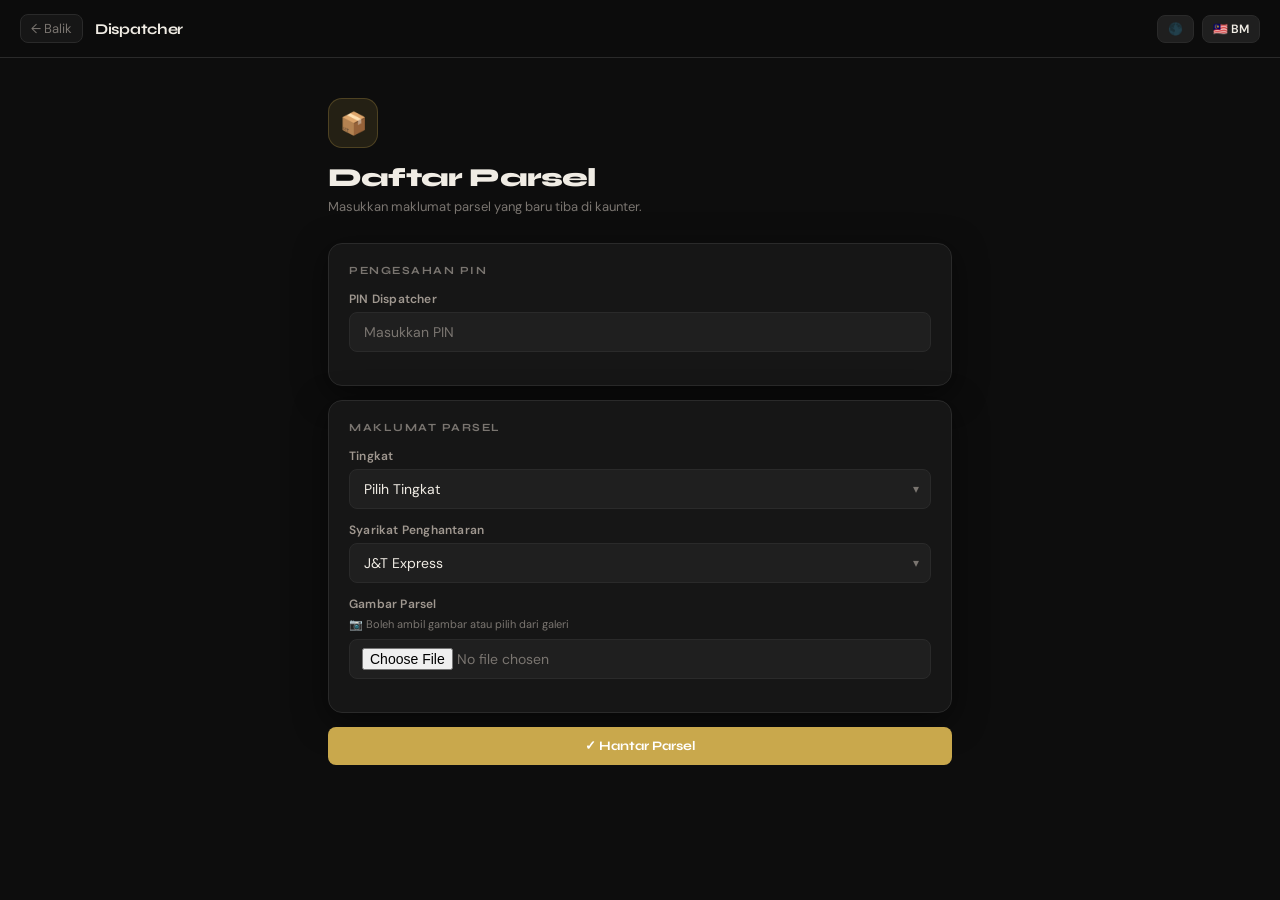
<file: dispatcher.html>
<!DOCTYPE html>
<html lang="ms">
<head>
  <meta charset="UTF-8"><meta name="viewport" content="width=device-width, initial-scale=1.0">
  <title>Dispatcher — Kesuma Parcel</title>
      <link rel="manifest" href="site.webmanifest">
  <link rel="icon" type="image/x-icon" href="favicon.ico">
  <link rel="icon" type="image/svg+xml" href="favicon.svg">
  <link rel="apple-touch-icon" href="favicon.ico">
  <link rel="stylesheet" href="css/style.css">
</head>
<body>
  <nav class="nav" id="mainNav"></nav>
  <main class="main">
    <div class="page-header animate-in">
      <div class="page-icon gold">📦</div>
      <h1 class="page-title" id="txt-title"></h1>
      <p class="page-subtitle" id="txt-subtitle"></p>
    </div>
    <div class="section animate-in" style="animation-delay:0.05s">
      <div class="section-title" id="txt-pin-section"></div>
      <div class="field">
        <label id="txt-pin-label"></label>
        <input type="password" id="dispPin" maxlength="10">
        <div class="error-text" id="pinError"></div>
      </div>
    </div>
    <div class="section animate-in" style="animation-delay:0.1s">
      <div class="section-title" id="txt-info-section"></div>
      <!-- Step 1: Floor -->
      <div class="field">
        <label id="txt-floor-label"></label>
        <div class="select-wrap">
          <select id="floorSelect" onchange="onFloorChange()">
            <option value="" id="opt-floor-placeholder"></option>
          </select>
        </div>
      </div>
      <!-- Step 2: Unit number (shown after floor selected) -->
      <div class="field" id="unitField" style="display:none">
        <label id="txt-unit-label"></label>
        <div class="select-wrap">
          <select id="unitSelect" onchange="onUnitChange()">
            <option value=""></option>
          </select>
        </div>
      </div>
      <!-- Confirm badge -->
      <div id="unitConfirm" style="display:none;margin-top:-6px;margin-bottom:12px;padding:10px 14px;background:var(--accent-dim);border:1px solid rgba(var(--accent-rgb),0.25);border-radius:8px">
        <span style="font-size:12px;color:var(--text-muted)" id="txt-unit-confirm-label"></span>
        <span id="unitConfirmVal" style="font-family:JetBrains Mono,monospace;font-size:14px;font-weight:600;color:var(--accent);margin-left:8px"></span>
      </div>
      <input type="hidden" id="unit">
      <div class="field">
        <label id="txt-courier-label"></label>
        <div class="select-wrap">
          <select id="courier">
            <option value="JnT">J&T Express</option>
            <option value="SPX">Shopee Express (SPX)</option>
            <option value="DHL">DHL</option>
            <option value="PosLaju">Pos Laju</option>
            <option value="Ninja Van">Ninja Van</option>
            <option value="Lazada">Lazada Logistics</option>
            <option value="Others">Lain-lain / Others</option>
          </select>
        </div>
      </div>
      <div class="field">
        <label id="txt-image-label"></label>
        <p style="font-size:11px;color:var(--text-muted);margin-bottom:8px" id="txt-snap-hint"></p>
        <!-- accept image/*, capture=environment enables camera on mobile -->
        <input type="file" id="image" accept="image/*" capture="environment">
      </div>
      <!-- Image preview -->
      <div id="previewWrap" style="display:none;margin-top:10px">
        <img id="preview" style="max-width:100%;max-height:220px;border-radius:10px;border:1px solid var(--border);cursor:zoom-in" onclick="openLightbox(this.src)">
        <p style="font-size:11px;color:var(--text-muted);margin-top:6px" id="txt-enlarge-hint"></p>
      </div>
    </div>
    <button class="btn btn-gold animate-in" style="animation-delay:0.15s" onclick="submitParcel()" id="txt-submit"></button>
  </main>
  <div class="toast" id="toast"></div>
  <script src="js/i18n.js"></script>
  <script src="js/theme.js"></script>
  <script src="js/nav.js"></script>
  <script src="js/lightbox.js"></script>
  <script src="js/api.js"></script>
  <script>
    renderNav('card_dispatcher')
    document.getElementById('txt-title').textContent = t('disp_title')
    document.getElementById('txt-subtitle').textContent = t('disp_subtitle')
    document.getElementById('txt-pin-section').textContent = t('disp_pin_section')
    document.getElementById('txt-pin-label').textContent = t('disp_pin_label')
    document.getElementById('dispPin').placeholder = t('disp_pin_placeholder')
    document.getElementById('txt-info-section').textContent = t('disp_info_section')
    document.getElementById('txt-floor-label').textContent = t('disp_floor_label')
    document.getElementById('txt-unit-label').textContent = t('disp_unitnum_label')
    document.getElementById('txt-unit-confirm-label').textContent = t('disp_unit_confirm')
    document.getElementById('txt-courier-label').textContent = t('disp_courier_label')
    document.getElementById('txt-image-label').textContent = t('disp_image_label')
    document.getElementById('txt-snap-hint').textContent = '📷 ' + t('snap_hint')
    document.getElementById('txt-submit').textContent = '✓  ' + t('submit')
    document.getElementById('txt-enlarge-hint').textContent = t('enlarge_hint')

    // Floor range: 4–22 only
    // Unit range: 1–25, but unit 4 is replaced with 3A
    const FLOORS = Array.from({length: 19}, (_, i) => i + 4) // [4,5,...,22]
    const UNITS = [1,2,3,4,5,6,7,8,9,10,11,12,13,14,15,16,17,18,19,20,21,22,23,'23A',25]

    const floorSel = document.getElementById('floorSelect')
    document.getElementById('opt-floor-placeholder').textContent = t('disp_floor_placeholder')
    FLOORS.forEach(i => {
      const o = document.createElement('option')
      o.value = i
      o.textContent = t('disp_floor_prefix') + ' ' + i
      floorSel.appendChild(o)
    })

    function onFloorChange() {
      const floor = document.getElementById('floorSelect').value
      const unitField = document.getElementById('unitField')
      const unitSel = document.getElementById('unitSelect')
      const confirm = document.getElementById('unitConfirm')

      document.getElementById('unit').value = ''
      confirm.style.display = 'none'

      if (!floor) { unitField.style.display = 'none'; return }

      unitSel.innerHTML = '<option value="">' + t('disp_unitnum_placeholder') + '</option>'
      UNITS.forEach(j => {
        const o = document.createElement('option')
        o.value = floor + '-' + j
        o.textContent = t('disp_unitnum_prefix') + ' ' + j
        unitSel.appendChild(o)
      })
      unitField.style.display = 'block'
    }

    function onUnitChange() {
      const val = document.getElementById('unitSelect').value
      const confirm = document.getElementById('unitConfirm')
      document.getElementById('unit').value = val
      if (val) {
        document.getElementById('unitConfirmVal').textContent = val
        confirm.style.display = 'block'
      } else {
        confirm.style.display = 'none'
      }
    }

    // Image preview on file select
    document.getElementById('image').addEventListener('change', function() {
      const file = this.files[0]
      if (!file) { document.getElementById('previewWrap').style.display='none'; return }
      const reader = new FileReader()
      reader.onload = e => {
        document.getElementById('preview').src = e.target.result
        document.getElementById('previewWrap').style.display = 'block'
      }
      reader.readAsDataURL(file)
    })

    function showToast(msg, type='') {
      const t2=document.getElementById('toast'); t2.textContent=msg; t2.className=`toast ${type} show`
      setTimeout(()=>t2.className='toast',2800)
    }

    async function submitParcel() {
      const pin=document.getElementById('dispPin').value
      const pinError=document.getElementById('pinError')
      if (pin!=='1125') { pinError.textContent=t('disp_pin_error'); return }
      pinError.textContent=''
      const unit=document.getElementById('unit').value
      const courier=document.getElementById('courier').value
      const file=document.getElementById('image').files[0]
      if (!unit) { showToast(t('disp_error_unit'),'error-toast'); return }
      if (!file) { showToast(t('disp_error_image'),'error-toast'); return }

      const btn=document.getElementById('txt-submit')
      btn.textContent='⏳  Uploading...'
      btn.disabled=true

      try {
        await apiAddParcel({ unit, courier, file })
        showToast(t('disp_success'),'success')
        // Reset all fields
        document.getElementById('floorSelect').value=''
        document.getElementById('unitSelect').innerHTML=''
        document.getElementById('unitField').style.display='none'
        document.getElementById('unitConfirm').style.display='none'
        document.getElementById('unit').value=''
        document.getElementById('image').value=''
        document.getElementById('dispPin').value=''
        document.getElementById('previewWrap').style.display='none'
      } catch(e) {
        showToast(t('disp_error_server'),'error-toast')
        console.error(e)
      } finally {
        btn.textContent='✓  ' + t('submit')
        btn.disabled=false
      }
    }
  </script>
</body>
</html>
</file>
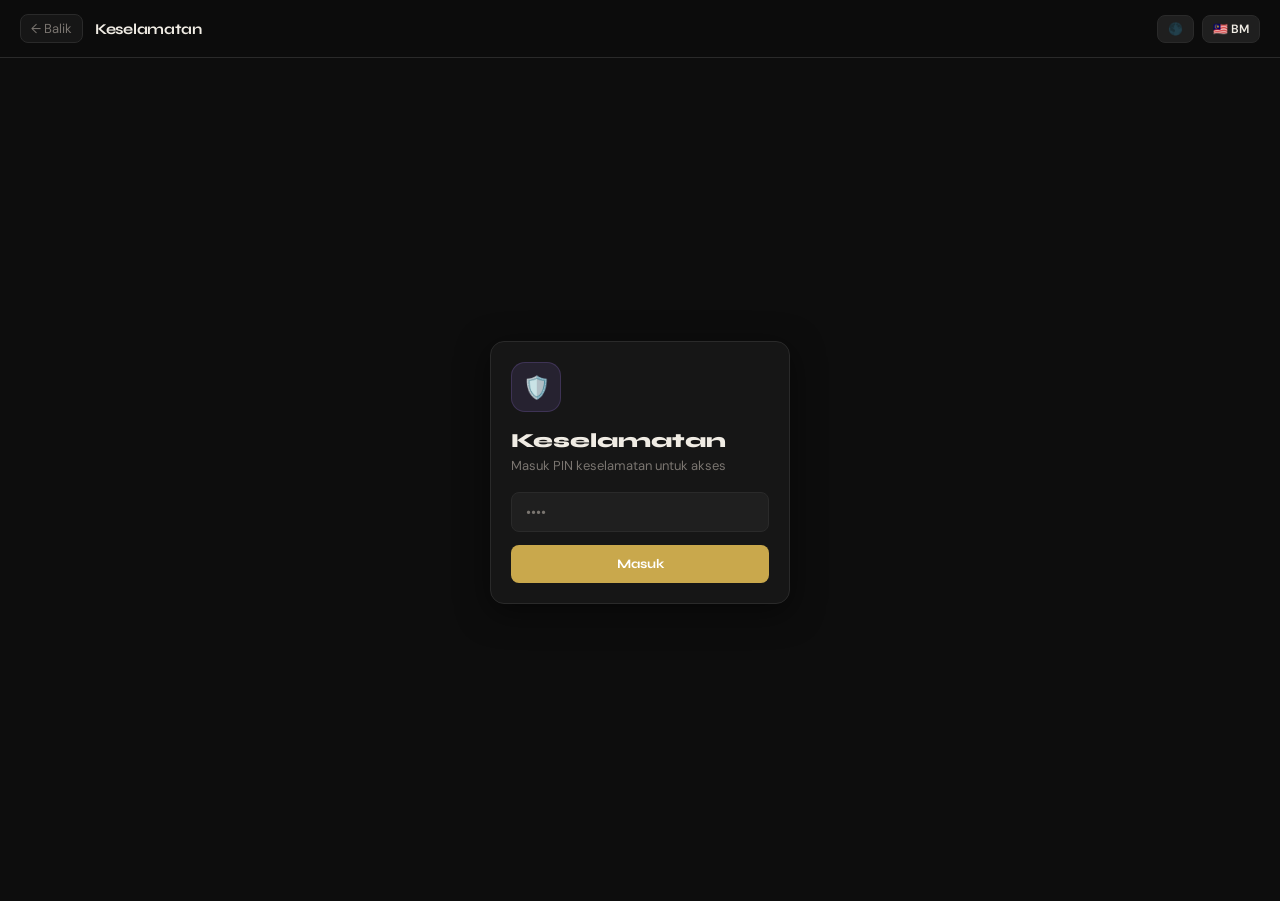
<file: guard.html>
<!DOCTYPE html>
<html lang="ms">
<head>
  <meta charset="UTF-8"><meta name="viewport" content="width=device-width, initial-scale=1.0">
  <title>Guard — Kesuma JMB</title>
  <link rel="manifest" href="site.webmanifest">
  <link rel="icon" type="image/x-icon" href="favicon.ico">
  <link rel="icon" type="image/svg+xml" href="favicon.svg">
  <link rel="stylesheet" href="css/style.css">
  <style>
    .vis-card { background:var(--surface2); border:1px solid var(--border); border-radius:10px; padding:14px 16px; margin-bottom:10px; }
    .vis-name { font-family:var(--heading-font); font-size:15px; font-weight:700; margin-bottom:3px; }
    .vis-meta { font-size:11px; color:var(--text-muted); margin-bottom:8px; font-family:'JetBrains Mono',monospace; }
    .btn-sm { padding:7px 16px; border-radius:7px; font-size:12px; font-weight:600; cursor:pointer; border:none; font-family:var(--body-font); transition:all 0.2s; }
    .btn-checkin { background:rgba(99,179,237,0.18); color:#63b3ed; border:1px solid rgba(99,179,237,0.3); }
    .btn-checkin:hover { background:rgba(99,179,237,0.28); }
    .btn-checkout { background:var(--surface3); color:var(--text-muted); border:1px solid var(--border2); }
    .btn-checkout:hover { background:var(--surface); }
    .pending-note { display:inline-flex; align-items:center; gap:6px; font-size:11px; color:var(--text-muted); background:var(--surface3); padding:5px 10px; border-radius:6px; border:1px solid var(--border); }
    .tab-bar { display:flex; gap:6px; margin-bottom:14px; background:var(--surface2); border-radius:10px; padding:4px; }
    .tab { flex:1; text-align:center; padding:8px; border-radius:7px; font-size:12px; font-weight:700; cursor:pointer; transition:all 0.2s; color:var(--text-muted); }
    .tab.active { background:var(--surface); color:var(--text); box-shadow:0 1px 4px rgba(0,0,0,0.15); }
  </style>
</head>
<body>
  <nav class="nav" id="mainNav"></nav>

  <div id="pinGate" style="display:flex;align-items:center;justify-content:center;min-height:calc(100vh - 57px)">
    <div style="width:100%;max-width:340px;padding:20px">
      <div class="section animate-in">
        <div class="page-icon" style="background:rgba(159,122,234,0.12);border:1px solid rgba(159,122,234,0.2);margin-bottom:16px">🛡️</div>
        <h2 style="font-family:var(--heading-font);font-size:20px;font-weight:800;margin-bottom:4px" id="txt-pin-title"></h2>
        <p style="font-size:13px;color:var(--text-muted);margin-bottom:18px" id="txt-pin-sub"></p>
        <div class="field">
          <input type="password" id="guardPin" maxlength="10" onkeydown="if(event.key==='Enter')unlockGuard()">
          <div class="error-text" id="pinError"></div>
        </div>
        <button class="btn btn-gold" onclick="unlockGuard()" id="txt-enter-btn"></button>
      </div>
    </div>
  </div>

  <div id="dashboard" style="display:none">
    <main class="main">
      <div class="page-header animate-in">
        <div class="page-icon" style="background:rgba(159,122,234,0.12);border:1px solid rgba(159,122,234,0.2)">🛡️</div>
        <h1 class="page-title" id="txt-title"></h1>
        <p class="page-subtitle" id="txt-subtitle"></p>
      </div>

      <!-- Stats -->
      <div class="section animate-in" style="display:flex;gap:0;padding:0;overflow:hidden;margin-bottom:14px;animation-delay:0.05s">
        <div style="flex:1;padding:14px;text-align:center;border-right:1px solid var(--border)">
          <div id="statApproved" class="num" style="font-size:22px;color:var(--green)">—</div>
          <div style="font-size:10px;color:var(--text-muted);margin-top:2px" id="txt-stat-approved"></div>
        </div>
        <div style="flex:1;padding:14px;text-align:center;border-right:1px solid var(--border)">
          <div id="statIn" class="num" style="font-size:22px;color:#63b3ed">—</div>
          <div style="font-size:10px;color:var(--text-muted);margin-top:2px" id="txt-stat-in"></div>
        </div>
        <div style="flex:1;padding:14px;text-align:center">
          <div id="statOut" class="num" style="font-size:22px;color:var(--text-muted)">—</div>
          <div style="font-size:10px;color:var(--text-muted);margin-top:2px" id="txt-stat-out"></div>
        </div>
      </div>

      <!-- Note about pending -->
      <div class="pending-note animate-in" style="margin-bottom:14px;animation-delay:0.08s">
        ℹ️ <span id="txt-pending-note"></span>
      </div>

      <!-- Search -->
      <div style="margin-bottom:12px" class="animate-in" style="animation-delay:0.1s">
        <input id="searchInput" oninput="applyFilter()">
      </div>

      <!-- Tabs -->
      <div class="tab-bar animate-in">
        <div class="tab active" onclick="switchTab('Approved')" id="tab-approved"></div>
        <div class="tab" onclick="switchTab('Checked In')" id="tab-checkedin"></div>
        <div class="tab" onclick="switchTab('all')" id="tab-all"></div>
      </div>

      <div id="visList"></div>
    </main>
  </div>

  <div class="toast" id="toast"></div>
  <script src="js/i18n.js"></script>
  <script src="js/theme.js"></script>
  <script src="js/nav.js"></script>
  <script src="js/api.js"></script>
  <script>
    renderNav('guard_title')
    document.getElementById('txt-pin-title').textContent = t('guard_title')
    document.getElementById('txt-pin-sub').textContent = t('guard_pin_sub')
    document.getElementById('guardPin').placeholder = '••••'
    document.getElementById('txt-enter-btn').textContent = t('enter')
    document.getElementById('txt-title').textContent = t('guard_title')
    document.getElementById('txt-subtitle').textContent = t('guard_subtitle')
    document.getElementById('txt-stat-approved').textContent = t('vis_status_approved')
    document.getElementById('txt-stat-in').textContent = t('vis_status_checkedin')
    document.getElementById('txt-stat-out').textContent = t('guard_checkout')
    document.getElementById('txt-pending-note').textContent = t('guard_pending_note')
    document.getElementById('searchInput').placeholder = t('guard_search')
    document.getElementById('tab-approved').textContent = t('vis_status_approved')
    document.getElementById('tab-checkedin').textContent = t('vis_status_checkedin')
    document.getElementById('tab-all').textContent = t('guard_tab_all')

    let allVisitors = [], currentTab = 'Approved'

    function showToast(msg, type='') {
      const el = document.getElementById('toast')
      el.textContent = msg; el.className = `toast ${type} show`
      setTimeout(() => el.className = 'toast', 2800)
    }

    function unlockGuard() {
      if (document.getElementById('guardPin').value !== '1125') {
        document.getElementById('pinError').textContent = t('admin_pin_error'); return
      }
      document.getElementById('pinGate').style.display = 'none'
      document.getElementById('dashboard').style.display = 'block'
      loadVisitors()
    }

    function fmtDate(ts) {
      if (!ts) return '—'
      return new Date(ts).toLocaleString('ms-MY',{day:'numeric',month:'short',hour:'2-digit',minute:'2-digit'})
    }

    async function loadVisitors() {
      try {
        allVisitors = await apiGetVisitors()
        document.getElementById('statApproved').textContent = allVisitors.filter(v=>v.status==='Approved').length
        document.getElementById('statIn').textContent = allVisitors.filter(v=>v.status==='Checked In').length
        document.getElementById('statOut').textContent = allVisitors.filter(v=>v.status==='Checked Out').length
        applyFilter()
      } catch(e) { showToast(t('error_server'),'error-toast') }
    }

    function switchTab(tab) {
      currentTab = tab
      document.getElementById('tab-approved').classList.toggle('active', tab==='Approved')
      document.getElementById('tab-checkedin').classList.toggle('active', tab==='Checked In')
      document.getElementById('tab-all').classList.toggle('active', tab==='all')
      applyFilter()
    }

    function applyFilter() {
      const search = document.getElementById('searchInput').value.toUpperCase()
      let list = currentTab === 'all' ? allVisitors : allVisitors.filter(v=>v.status===currentTab)
      if (search) list = list.filter(v => v.ref_code.includes(search) || v.name.toUpperCase().includes(search) || v.unit.includes(search))
      renderList(list)
    }

    function renderList(list) {
      const el = document.getElementById('visList')
      if (!list.length) {
        el.innerHTML = '<div class="empty"><div class="empty-icon">🛡️</div><p>' + t('vis_empty') + '</p></div>'
        return
      }
      const statusBadge = { Pending:'badge-pending', Approved:'badge-done', Rejected:'badge-urgent', 'Checked In':'badge-done', 'Checked Out':'badge-pending' }
      const statusKey = { Pending:'vis_status_pending', Approved:'vis_status_approved', Rejected:'vis_status_rejected', 'Checked In':'vis_status_checkedin', 'Checked Out':'guard_checkout' }

      el.innerHTML = list.map(v => `
        <div class="vis-card animate-in">
          <div style="display:flex;justify-content:space-between;align-items:flex-start;margin-bottom:4px">
            <div class="vis-name">${v.name}</div>
            <span class="badge-status ${statusBadge[v.status]||'badge-pending'}">${t(statusKey[v.status]||'vis_status_pending')}</span>
          </div>
          <div class="vis-meta">${v.ref_code} · Unit ${v.unit} · ${fmtDate(v.created_at)}</div>
          <div style="font-size:12px;color:var(--text-muted);margin-bottom:10px">${v.purpose} · ${v.phone}</div>
          <div style="display:flex;gap:8px;flex-wrap:wrap">
            ${v.status==='Approved' ? `<button class="btn-sm btn-checkin" onclick="updateStatus(${v.id},'Checked In')">${t('guard_checkin')}</button>` : ''}
            ${v.status==='Checked In' ? `<button class="btn-sm btn-checkout" onclick="updateStatus(${v.id},'Checked Out')">${t('guard_checkout')}</button>` : ''}
            ${v.status==='Pending' ? `<span class="pending-note">⏳ ${t('guard_wait_owner')}</span>` : ''}
            ${v.status==='Rejected' ? `<span class="pending-note">❌ ${t('vis_status_rejected')}</span>` : ''}
          </div>
        </div>`).join('')
    }

    async function updateStatus(id, status) {
      try {
        await apiUpdateVisitor(id, status)
        showToast(t('guard_updated'), 'success')
        loadVisitors()
      } catch(e) { showToast(t('error_server'), 'error-toast') }
    }
  </script>
</body>
</html>
</file>
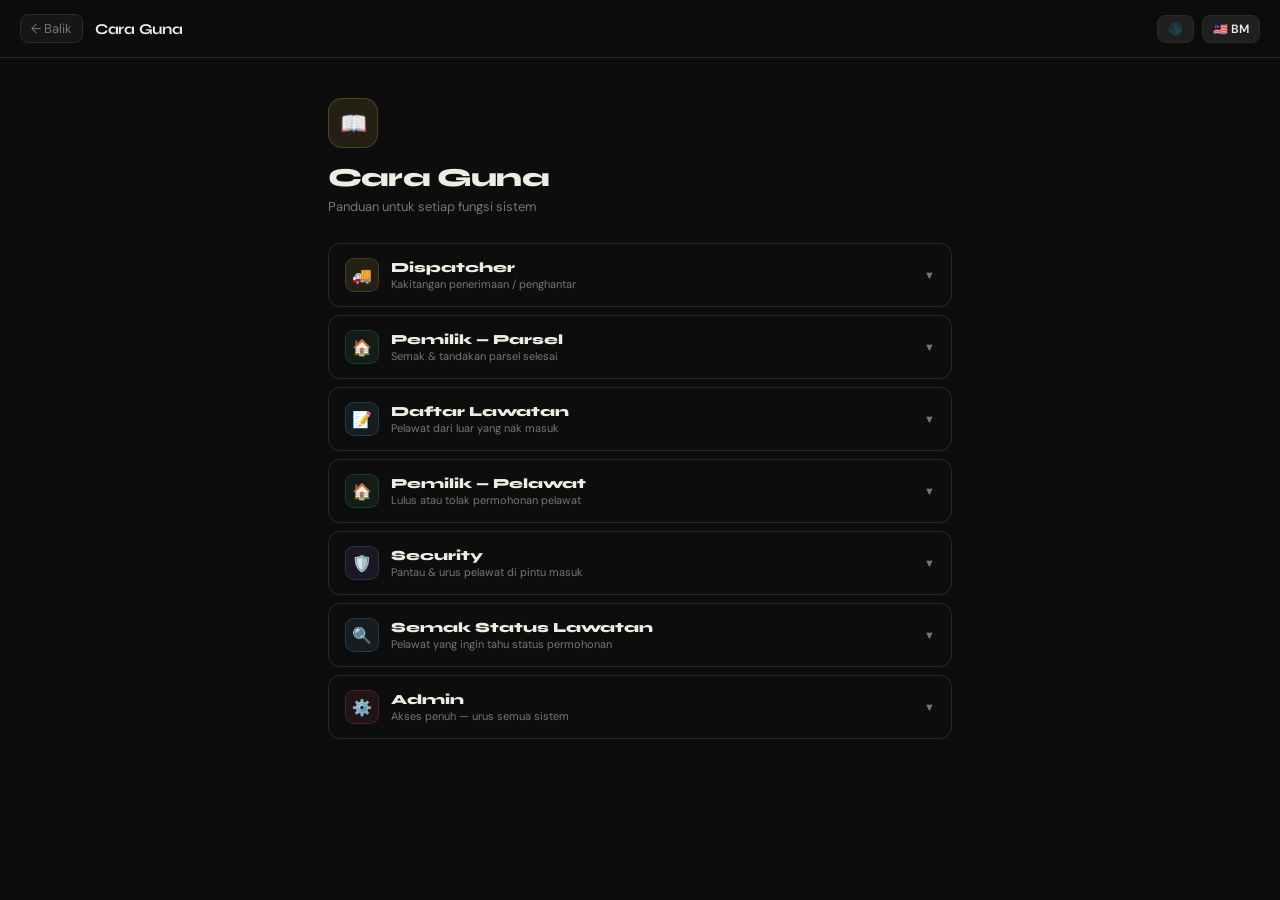
<file: how.html>
<!DOCTYPE html>
<html lang="ms">
<head>
  <meta charset="UTF-8"><meta name="viewport" content="width=device-width, initial-scale=1.0">
  <title>Cara Guna — Kesuma JMB</title>
  <link rel="manifest" href="site.webmanifest">
  <link rel="icon" type="image/x-icon" href="favicon.ico">
  <link rel="icon" type="image/svg+xml" href="favicon.svg">
  <link rel="stylesheet" href="css/style.css">
  <style>
    .acc-item { border:1px solid var(--border); border-radius:12px; overflow:hidden; margin-bottom:8px; transition:border-color 0.2s; }
    .acc-item.open { border-color:rgba(var(--accent-rgb),0.35); }
    .acc-header { display:flex; align-items:center; gap:12px; padding:14px 16px; cursor:pointer; user-select:none; }
    .acc-icon { width:34px; height:34px; border-radius:9px; display:flex; align-items:center; justify-content:center; font-size:16px; flex-shrink:0; }
    .acc-icon.gold   { background:var(--accent-dim); border:1px solid rgba(var(--accent-rgb),0.2); }
    .acc-icon.teal   { background:rgba(76,175,125,0.1); border:1px solid rgba(76,175,125,0.2); }
    .acc-icon.purple { background:rgba(159,122,234,0.1); border:1px solid rgba(159,122,234,0.2); }
    .acc-icon.blue   { background:rgba(99,179,237,0.1); border:1px solid rgba(99,179,237,0.2); }
    .acc-icon.red    { background:rgba(224,92,92,0.1); border:1px solid rgba(224,92,92,0.2); }
    .acc-label { flex:1; }
    .acc-name { font-family:var(--heading-font); font-size:14px; font-weight:800; }
    .acc-role { font-size:11px; color:var(--text-muted); margin-top:1px; }
    .acc-chevron { font-size:11px; color:var(--text-muted); transition:transform 0.25s; }
    .acc-item.open .acc-chevron { transform:rotate(180deg); }
    .acc-body { display:none; padding:0 16px 14px; }
    .acc-item.open .acc-body { display:block; }
    .step-list { list-style:none; padding:0; margin:0; }
    .step-item { display:flex; gap:12px; padding:9px 0; border-bottom:1px solid var(--border); font-size:13px; line-height:1.5; }
    .step-item:last-child { border-bottom:none; }
    .step-num { width:22px; height:22px; border-radius:50%; background:var(--accent-dim); border:1px solid rgba(var(--accent-rgb),0.2); color:var(--accent); font-size:10px; font-weight:800; display:flex; align-items:center; justify-content:center; flex-shrink:0; margin-top:1px; }
    .step-text { flex:1; color:var(--text-muted); }
    .step-text strong { color:var(--text); font-weight:600; }
  </style>
</head>
<body>
  <nav class="nav" id="mainNav"></nav>
  <main class="main">
    <div class="page-header animate-in">
      <div class="page-icon gold">📖</div>
      <h1 class="page-title" id="txt-title"></h1>
      <p class="page-subtitle" id="txt-subtitle"></p>
    </div>
    <div id="accordionList" class="animate-in" style="animation-delay:0.05s"></div>
  </main>
  <script src="js/i18n.js"></script>
  <script src="js/theme.js"></script>
  <script src="js/nav.js"></script>
  <script>
    renderNav('card_how')

    const content = {
      ms: {
        title: 'Cara Guna',
        subtitle: 'Panduan untuk setiap fungsi sistem',
        items: [
          { icon:'🚚', color:'gold',   name:'Dispatcher',          role:'Kakitangan penerimaan / penghantar',
            steps:['<strong>Login</strong> dengan PIN (1125)','<strong>Pilih tingkat</strong> kemudian pilih unit yang betul','<strong>Ambil gambar</strong> parsel dan pilih kurier','Tekan <strong>Daftar Parsel</strong> — rekod disimpan dalam sistem'] },
          { icon:'🏠', color:'teal',   name:'Pemilik — Parsel',    role:'Semak & tandakan parsel selesai',
            steps:['Buka halaman <strong>Pemilik</strong>','Masukkan <strong>No. Unit</strong> dan <strong>Emel ATAU No. Telefon</strong>','Pergi tab <strong>Parsel</strong> — lihat senarai parsel','Klik <strong>Selesai</strong> bila parsel dah diambil'] },
          { icon:'📝', color:'blue',   name:'Daftar Lawatan',      role:'Pelawat dari luar yang nak masuk',
            steps:['Buka halaman <strong>Daftar Lawatan</strong>','Isi nama, no. IC, telefon, unit yang nak dilawati, tujuan','Isi <strong>jenis kenderaan</strong> dan <strong>no. plat</strong> (wajib)','Tekan <strong>Daftar Sekarang</strong> — dapat <strong>Kod Rujukan + QR Code</strong>','<strong>Salin atau download</strong> QR, tunjuk kepada guard masa tiba'] },
          { icon:'🏠', color:'teal',   name:'Pemilik — Pelawat',   role:'Lulus atau tolak permohonan pelawat',
            steps:['Login ke halaman <strong>Pemilik</strong>','Pergi tab <strong>Pelawat</strong>','Semak senarai pelawat yang ada status <strong>Menunggu</strong>','Klik <strong>Lulus</strong> atau <strong>Tolak</strong> — pelawat akan dimaklumkan'] },
          { icon:'🛡️', color:'purple', name:'Security',            role:'Pantau & urus pelawat di pintu masuk',
            steps:['Login dengan PIN (1125)','Lihat tab <strong>Diluluskan</strong> — senarai pelawat yang sah','Bila pelawat tiba dan tunjuk QR atau kod, klik <strong>Check In</strong>','Bila pelawat keluar, klik <strong>Check Out</strong>','Pelawat status <strong>Menunggu</strong> perlu kelulusan pemilik dahulu'] },
          { icon:'🔍', color:'blue',   name:'Semak Status Lawatan', role:'Pelawat yang ingin tahu status permohonan',
            steps:['Buka halaman <strong>Semak Status</strong>','Masukkan <strong>Kod Rujukan</strong> (contoh: KES4X7MNP)','Tengok status — Menunggu, Diluluskan, Ditolak, atau Telah Masuk','Kalau diluluskan, tunjuk QR kepada guard di pintu masuk'] },
          { icon:'⚙️', color:'red',    name:'Admin',               role:'Akses penuh — urus semua sistem',
            steps:['Login dengan PIN (1125)','Tab <strong>Parsel</strong> — pantau semua unit, edit emel/telefon pemilik, semak parsel tertunggak','Tab <strong>Pelawat</strong> — semak semua rekod lawatan, filter by status, boleh lulus/tolak','Guna carian dan filter untuk cari unit atau pelawat tertentu'] },
        ]
      },
      en: {
        title: 'How It Works',
        subtitle: 'Guide for each system function',
        items: [
          { icon:'🚚', color:'gold',   name:'Dispatcher',          role:'Reception staff / courier',
            steps:['<strong>Login</strong> with PIN (1125)','<strong>Select floor</strong> then the correct unit','<strong>Take a photo</strong> of the parcel and select courier','Press <strong>Register Parcel</strong> — record saved in system'] },
          { icon:'🏠', color:'teal',   name:'Owner — Parcels',     role:'Check & mark parcels as done',
            steps:['Open the <strong>Owner</strong> page','Enter <strong>Unit No.</strong> and <strong>Email OR Phone</strong>','Go to <strong>Parcel</strong> tab — view parcel list','Click <strong>Done</strong> once parcel is collected'] },
          { icon:'📝', color:'blue',   name:'Register Visit',      role:'Outside visitor wanting to enter',
            steps:['Open <strong>Register Visit</strong> page','Fill in name, IC number, phone, unit to visit, and purpose','Enter <strong>vehicle type</strong> and <strong>plate number</strong> (required)','Press <strong>Register Now</strong> — receive <strong>Reference Code + QR Code</strong>','<strong>Copy or download</strong> the QR, show to guard on arrival'] },
          { icon:'🏠', color:'teal',   name:'Owner — Visitors',    role:'Approve or reject visitor requests',
            steps:['Login to <strong>Owner</strong> page','Go to <strong>Visitor</strong> tab','Check visitors with <strong>Pending</strong> status','Click <strong>Approve</strong> or <strong>Reject</strong>'] },
          { icon:'🛡️', color:'purple', name:'Security',            role:'Monitor & manage visitors at entrance',
            steps:['Login with PIN (1125)','Check <strong>Approved</strong> tab — list of valid visitors','When visitor arrives and shows QR or code, click <strong>Check In</strong>','When visitor leaves, click <strong>Check Out</strong>','Visitors with <strong>Pending</strong> status require owner approval first'] },
          { icon:'🔍', color:'blue',   name:'Check Visit Status',  role:'Visitors wanting to know their request status',
            steps:['Open <strong>Check Status</strong> page','Enter <strong>Reference Code</strong> (e.g. KES4X7MNP)','View status — Pending, Approved, Rejected, or Checked In','If approved, show QR to guard at entrance'] },
          { icon:'⚙️', color:'red',    name:'Admin',               role:'Full access — manage all systems',
            steps:['Login with PIN (1125)','<strong>Parcel</strong> tab — monitor all units, edit owner contacts, check overdue parcels','<strong>Visitor</strong> tab — view all visit records, filter by status, approve/reject','Use search and filter to find specific units or visitors'] },
        ]
      },
      zh: {
        title: '使用指南',
        subtitle: '每个系统功能的操作说明',
        items: [
          { icon:'🚚', color:'gold',   name:'派送员',              role:'前台工作人员 / 快递员',
            steps:['使用PIN (1125) <strong>登录</strong>','<strong>选择楼层</strong>，然后选择正确单位','<strong>拍摄</strong>包裹照片并选择快递公司','点击<strong>登记包裹</strong> — 记录保存至系统'] },
          { icon:'🏠', color:'teal',   name:'业主 — 包裹',         role:'查看并标记包裹完成',
            steps:['打开<strong>业主</strong>页面','输入<strong>单位号</strong>和<strong>邮箱或电话</strong>','进入<strong>包裹</strong>选项卡查看列表','领取包裹后点击<strong>完成</strong>'] },
          { icon:'📝', color:'blue',   name:'登记访问',             role:'想要进入的外来访客',
            steps:['打开<strong>登记访问</strong>页面','填写姓名、身份证、电话、访问单位和目的','填写<strong>车辆类型</strong>和<strong>车牌号码</strong>（必填）','点击<strong>立即登记</strong> — 获得<strong>参考码 + QR码</strong>','<strong>复制或下载</strong>QR码，到达时出示给保安'] },
          { icon:'🏠', color:'teal',   name:'业主 — 访客',         role:'批准或拒绝访客申请',
            steps:['登录<strong>业主</strong>页面','进入<strong>访客</strong>选项卡','查看状态为<strong>待审批</strong>的访客','点击<strong>批准</strong>或<strong>拒绝</strong>'] },
          { icon:'🛡️', color:'purple', name:'保安',               role:'在入口处监控和管理访客',
            steps:['使用PIN (1125) 登录','查看<strong>已批准</strong>选项卡 — 有效访客列表','访客到达并出示QR或参考码时，点击<strong>签到</strong>','访客离开时点击<strong>签出</strong>','<strong>待审批</strong>的访客需先获得业主批准'] },
          { icon:'🔍', color:'blue',   name:'查询访问状态',         role:'想了解申请状态的访客',
            steps:['打开<strong>查询状态</strong>页面','输入<strong>参考码</strong>（如：KES4X7MNP）','查看状态 — 待审批、已批准、已拒绝或已签到','若已批准，在入口处向保安出示QR码'] },
          { icon:'⚙️', color:'red',    name:'管理员',              role:'完整访问权限 — 管理所有系统',
            steps:['使用PIN (1125) 登录','<strong>包裹</strong>选项卡 — 监控所有单位、编辑业主联系方式、查看积压包裹','<strong>访客</strong>选项卡 — 查看所有访问记录、按状态筛选、批准/拒绝','使用搜索和筛选查找特定单位或访客'] },
        ]
      },
      ta: {
        title: 'பயன்படுத்தும் முறை',
        subtitle: 'ஒவ்வொரு அமைப்பு செயல்பாட்டிற்கான வழிகாட்டி',
        items: [
          { icon:'🚚', color:'gold',   name:'டிஸ்பாட்சர்',         role:'வரவேற்பு ஊழியர் / கூரியர்',
            steps:['PIN (1125) மூலம் <strong>உள்நுழைய</strong>','<strong>தளத்தை தேர்ந்தெடு</strong>, பின் சரியான யூனிட்','பார்சலை <strong>புகைப்படம் எடுத்து</strong> கூரியர் தேர்ந்தெடு','<strong>பார்சல் பதிவு</strong> கிளிக் செய்யவும்'] },
          { icon:'🏠', color:'teal',   name:'உரிமையாளர் — பார்சல்', role:'பார்சல்களை சரிபார்க்கவும்',
            steps:['<strong>உரிமையாளர்</strong> பக்கம் திறக்கவும்','<strong>யூனிட் எண்</strong> மற்றும் <strong>மின்னஞ்சல் அல்லது தொலைபேசி</strong> உள்ளிடவும்','<strong>பார்சல்</strong> தாவல் — பட்டியல் பார்க்கவும்','பார்சல் எடுத்த பிறகு <strong>முடிந்தது</strong> கிளிக்'] },
          { icon:'📝', color:'blue',   name:'வருகை பதிவு',          role:'நுழைய விரும்பும் வெளி பார்வையாளர்',
            steps:['<strong>வருகை பதிவு</strong> பக்கம் திறக்கவும்','பெயர், IC, தொலைபேசி, வருகை யூனிட், நோக்கம் நிரப்பவும்','<strong>வாகன வகை</strong> மற்றும் <strong>பதிவு எண்</strong> (கட்டாயம்) நிரப்பவும்','<strong>இப்போது பதிவு செய்</strong> — <strong>குறிப்பு எண் + QR</strong> பெறவும்','QR ஐ <strong>நகலெடுத்து அல்லது பதிவிறக்கி</strong> காவலரிடம் காட்டவும்'] },
          { icon:'🏠', color:'teal',   name:'உரிமையாளர் — பார்வையாளர்', role:'பார்வையாளரை அனுமதி அல்லது மறு',
            steps:['<strong>உரிமையாளர்</strong> பக்கம் உள்நுழைய','<strong>பார்வையாளர்</strong> தாவலுக்கு செல்லவும்','<strong>நிலுவையில்</strong> உள்ளவர்களை பார்க்கவும்','<strong>அனுமதி</strong> அல்லது <strong>நிராகரி</strong> கிளிக்'] },
          { icon:'🛡️', color:'purple', name:'பாதுகாப்பு',           role:'நுழைவாயிலில் பார்வையாளர்களை கண்காணி',
            steps:['PIN (1125) மூலம் உள்நுழைய','<strong>அனுமதிக்கப்பட்ட</strong> தாவல் — செல்லுபடியான பார்வையாளர்கள்','பார்வையாளர் வந்து QR காட்டும்போது <strong>Check In</strong> கிளிக்','பார்வையாளர் செல்லும்போது <strong>Check Out</strong> கிளிக்','<strong>நிலுவையில்</strong> உள்ளவர்களுக்கு உரிமையாளர் அனுமதி தேவை'] },
          { icon:'🔍', color:'blue',   name:'வருகை நிலை சரிபார்',   role:'விண்ணப்ப நிலை அறிய விரும்பும் பார்வையாளர்',
            steps:['<strong>நிலை சரிபார்</strong> பக்கம் திறக்கவும்','<strong>குறிப்பு எண்</strong> உள்ளிடவும் (எ.கா: KES4X7MNP)','நிலை பார்க்கவும் — நிலுவை, அனுமதி, மறுப்பு, அல்லது உள்ளே','அனுமதித்தால் நுழைவாயிலில் காவலரிடம் QR காட்டவும்'] },
          { icon:'⚙️', color:'red',    name:'நிர்வாகி',             role:'முழு அணுகல் — அனைத்தையும் நிர்வகி',
            steps:['PIN (1125) மூலம் உள்நுழைய','<strong>பார்சல்</strong> தாவல் — யூனிட்கள் கண்காணி, உரிமையாளர் தகவல் திருத்து','<strong>பார்வையாளர்</strong> தாவல் — அனைத்து பதிவுகள், வடிகட்டி, அனுமதி/மறு','தேடல் மற்றும் வடிகட்டி பயன்படுத்தவும்'] },
        ]
      }
    }

    const lang = getLang()
    const c = content[lang] || content.ms
    document.getElementById('txt-title').textContent = c.title
    document.getElementById('txt-subtitle').textContent = c.subtitle

    const container = document.getElementById('accordionList')
    c.items.forEach(item => {
      const div = document.createElement('div')
      div.className = 'acc-item'
      div.innerHTML = `
        <div class="acc-header" onclick="toggle(this)">
          <div class="acc-icon ${item.color}">${item.icon}</div>
          <div class="acc-label">
            <div class="acc-name">${item.name}</div>
            <div class="acc-role">${item.role}</div>
          </div>
          <span class="acc-chevron">▼</span>
        </div>
        <div class="acc-body">
          <ul class="step-list">
            ${item.steps.map((s,j) => `<li class="step-item"><div class="step-num">${j+1}</div><div class="step-text">${s}</div></li>`).join('')}
          </ul>
        </div>`
      container.appendChild(div)
    })

    function toggle(header) {
      const item = header.closest('.acc-item')
      const wasOpen = item.classList.contains('open')
      document.querySelectorAll('.acc-item').forEach(el => el.classList.remove('open'))
      if (!wasOpen) item.classList.add('open')
    }
  </script>
</body>
</html>
</file>
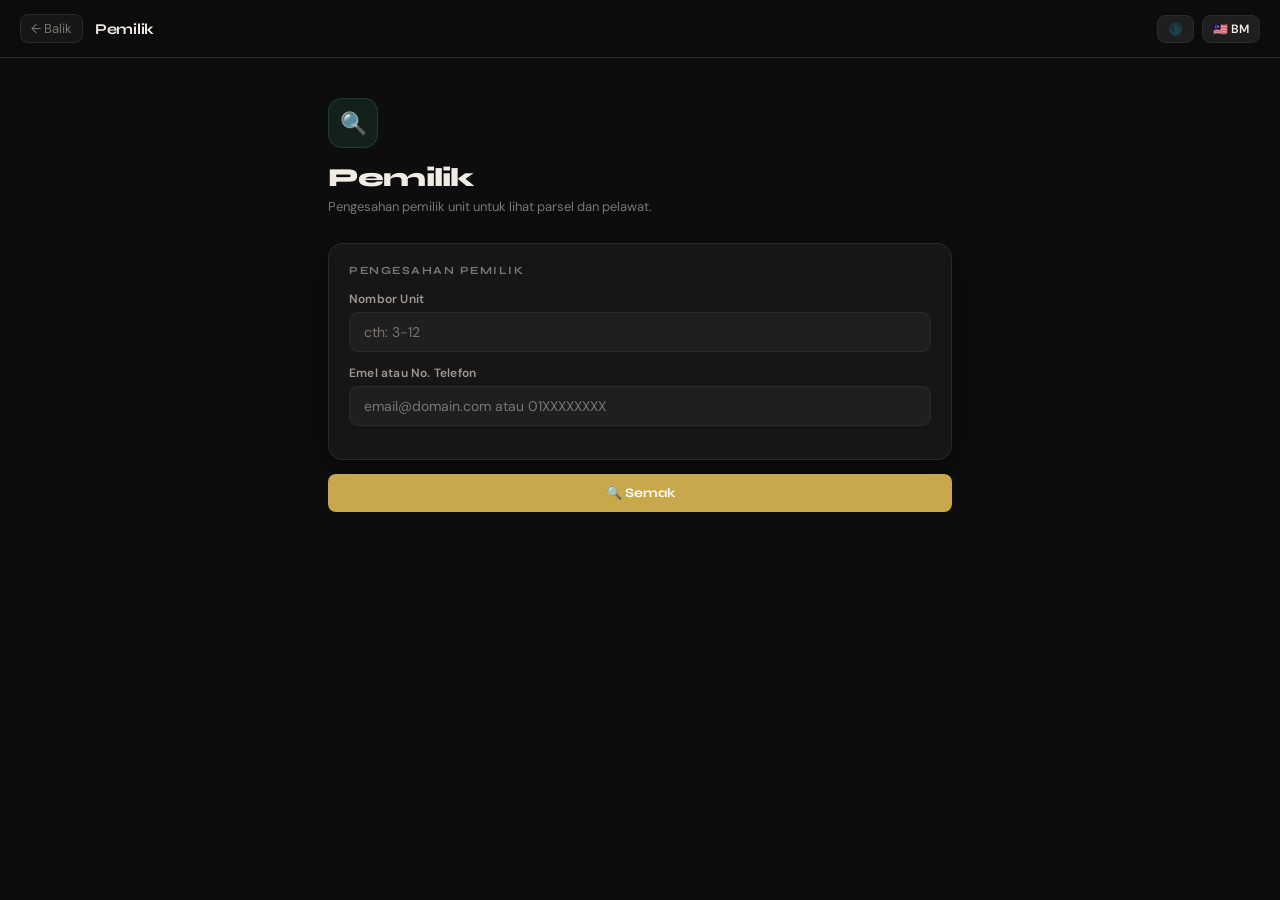
<file: owner.html>
<!DOCTYPE html>
<html lang="ms">
<head>
  <meta charset="UTF-8"><meta name="viewport" content="width=device-width, initial-scale=1.0">
  <title>Pemilik — Kesuma JMB</title>
  <link rel="manifest" href="site.webmanifest">
  <link rel="icon" type="image/x-icon" href="favicon.ico">
  <link rel="icon" type="image/svg+xml" href="favicon.svg">
  <link rel="stylesheet" href="css/style.css">
  <style>
    .tab-bar { display:flex; gap:6px; margin-bottom:16px; background:var(--surface2); border-radius:10px; padding:4px; }
    .tab { flex:1; text-align:center; padding:8px; border-radius:7px; font-size:12px; font-weight:700; cursor:pointer; transition:all 0.2s; color:var(--text-muted); font-family:var(--heading-font); }
    .tab.active { background:var(--surface); color:var(--text); box-shadow:0 1px 4px rgba(0,0,0,0.15); }
    .vis-card { background:var(--surface2); border:1px solid var(--border); border-radius:10px; padding:14px 16px; margin-bottom:10px; transition:border-color 0.2s; }
    .vis-card:hover { border-color:var(--border2); }
    .vis-name { font-family:var(--heading-font); font-size:14px; font-weight:700; margin-bottom:2px; }
    .vis-meta { font-size:11px; color:var(--text-muted); margin-bottom:8px; font-family:'JetBrains Mono',monospace; }
    .btn-sm { padding:6px 14px; border-radius:6px; font-size:12px; font-weight:600; cursor:pointer; border:none; font-family:var(--body-font); transition:all 0.2s; }
    .btn-approve { background:var(--green); color:#fff; }
    .btn-approve:hover { opacity:0.85; }
    .btn-reject { background:var(--red); color:#fff; }
    .btn-reject:hover { opacity:0.85; }
  </style>
</head>
<body>
  <nav class="nav" id="mainNav"></nav>
  <main class="main">
    <div class="page-header animate-in">
      <div class="page-icon green">🔍</div>
      <h1 class="page-title" id="txt-title"></h1>
      <p class="page-subtitle" id="txt-subtitle"></p>
    </div>

    <!-- LOGIN FORM -->
    <div id="loginForm">
      <div class="section animate-in" style="animation-delay:0.05s">
        <div class="section-title" id="txt-section"></div>
        <div class="field">
          <label id="txt-unit-label"></label>
          <input id="unit" onkeydown="if(event.key==='Enter')checkOwner()">
        </div>
        <div class="field">
          <label id="txt-credential-label"></label>
          <input id="credential" onkeydown="if(event.key==='Enter')checkOwner()">
        </div>
        <div class="error-text" id="ownerError" style="margin-top:4px"></div>
      </div>
      <button class="btn btn-gold animate-in" onclick="checkOwner()" id="txt-check-btn"></button>
    </div>

    <!-- DASHBOARD (shown after login) -->
    <div id="dashboard" style="display:none">
      <!-- Tab bar: Parcel | Visitor -->
      <div class="tab-bar animate-in">
        <div class="tab active" onclick="switchTab('parcel')" id="tab-parcel"></div>
        <div class="tab" onclick="switchTab('visitor')" id="tab-visitor"></div>
      </div>

      <!-- PARCEL TAB -->
      <div id="parcelTab">
        <div style="display:flex;gap:10px;margin-bottom:12px">
          <div class="select-wrap" style="flex:1">
            <select id="filterStatus" onchange="applyParcelFilter()" style="height:40px">
              <option value="all" id="opt-all"></option>
              <option value="Pending" id="opt-pending"></option>
              <option value="Done" id="opt-done"></option>
            </select>
          </div>
        </div>
        <div id="parcelResult"></div>
      </div>

      <!-- VISITOR TAB -->
      <div id="visitorTab" style="display:none">
        <div style="display:flex;gap:10px;margin-bottom:12px">
          <div class="select-wrap" style="flex:1">
            <select id="filterVisitor" onchange="applyVisitorFilter()" style="height:40px">
              <option value="all" id="vopt-all"></option>
              <option value="Pending" id="vopt-pending"></option>
              <option value="Approved" id="vopt-approved"></option>
              <option value="Rejected" id="vopt-rejected"></option>
              <option value="Checked In" id="vopt-checkedin"></option>
            </select>
          </div>
        </div>
        <div id="visitorResult"></div>
      </div>
    </div>
  </main>
  <div class="toast" id="toast"></div>

  <script src="js/i18n.js"></script>
  <script src="js/theme.js"></script>
  <script src="js/nav.js"></script>
  <script src="js/lightbox.js"></script>
  <script src="js/api.js"></script>
  <script>
    renderNav('card_owner')
    document.getElementById('txt-title').textContent = t('owner_title')
    document.getElementById('txt-subtitle').textContent = t('owner_subtitle')
    document.getElementById('txt-section').textContent = t('owner_section')
    document.getElementById('txt-unit-label').textContent = t('owner_unit_label')
    document.getElementById('unit').placeholder = t('owner_unit_placeholder')
    document.getElementById('txt-credential-label').textContent = t('owner_credential_label')
    document.getElementById('credential').placeholder = t('owner_credential_ph')
    document.getElementById('txt-check-btn').textContent = '🔍  ' + t('check')
    document.getElementById('tab-parcel').textContent = '📦 ' + t('sys_parcel')
    document.getElementById('tab-visitor').textContent = '🪪 ' + t('sys_visitor')
    document.getElementById('opt-all').textContent = t('owner_filter_all')
    document.getElementById('opt-pending').textContent = t('owner_filter_pending')
    document.getElementById('opt-done').textContent = t('owner_filter_done')
    document.getElementById('vopt-all').textContent = t('owner_filter_all')
    document.getElementById('vopt-pending').textContent = t('vis_status_pending')
    document.getElementById('vopt-approved').textContent = t('vis_status_approved')
    document.getElementById('vopt-rejected').textContent = t('vis_status_rejected')
    document.getElementById('vopt-checkedin').textContent = t('vis_status_checkedin')

    let allParcels = [], allVisitors = [], currentUnit = ''

    function showToast(msg, type='') {
      const el = document.getElementById('toast')
      el.textContent = msg; el.className = `toast ${type} show`
      setTimeout(() => el.className = 'toast', 2800)
    }

    function switchTab(tab) {
      document.getElementById('tab-parcel').classList.toggle('active', tab==='parcel')
      document.getElementById('tab-visitor').classList.toggle('active', tab==='visitor')
      document.getElementById('parcelTab').style.display = tab==='parcel' ? 'block' : 'none'
      document.getElementById('visitorTab').style.display = tab==='visitor' ? 'block' : 'none'
    }

    function checkOwner() {
      const unit = document.getElementById('unit').value.trim()
      const credential = document.getElementById('credential').value.trim()
      const err = document.getElementById('ownerError')
      if (!unit || !credential) { err.textContent = t('owner_error_fill'); return }
      err.textContent = ''
      currentUnit = unit
      const isEmail = credential.includes('@')
      const email = isEmail ? credential : ''
      const phone = isEmail ? '' : credential

      document.getElementById('parcelResult').innerHTML = '<p style="color:var(--text-muted);font-size:13px;text-align:center;padding:24px">'+t('loading')+'</p>'

      apiCheckOwner({unit, email, phone}).then(data => {
        if (data.error) { err.textContent = data.error; return }
        allParcels = data.parcels
        document.getElementById('loginForm').style.display = 'none'
        document.getElementById('dashboard').style.display = 'block'
        applyParcelFilter()
        loadVisitors(unit)
      }).catch(() => { err.textContent = t('error_server') })
    }

    async function loadVisitors(unit) {
      try {
        const res = await sbFetch('/rest/v1/visitors?unit=eq.' + encodeURIComponent(unit) + '&order=created_at.desc&select=*')
        allVisitors = await res.json()
        applyVisitorFilter()
      } catch(e) { console.error(e) }
    }

    function fmtDate(ts) {
      if (!ts) return '—'
      const d = new Date(ts)
      return d.toLocaleDateString('ms-MY',{day:'numeric',month:'short',year:'numeric'}) + ' · ' + d.toLocaleTimeString([],{hour:'2-digit',minute:'2-digit'})
    }

    // ── PARCEL ──────────────────────────
    function applyParcelFilter() {
      const f = document.getElementById('filterStatus').value
      renderParcels(f==='all' ? allParcels : allParcels.filter(p=>p.status===f))
    }

    function renderParcels(parcels) {
      const el = document.getElementById('parcelResult')
      const pending = allParcels.filter(p=>p.status==='Pending').length
      const done = allParcels.filter(p=>p.status==='Done').length
      let html = `<div class="section animate-in" style="display:flex;gap:0;padding:0;overflow:hidden;margin-bottom:12px">
        <div style="text-align:center;flex:1;padding:14px;border-right:1px solid var(--border)">
          <div class="num" style="font-size:22px;color:var(--accent)">${pending}</div>
          <div style="font-size:11px;color:var(--text-muted);margin-top:2px">${t('pending')}</div>
        </div>
        <div style="text-align:center;flex:1;padding:14px;border-right:1px solid var(--border)">
          <div class="num" style="font-size:22px;color:var(--green)">${done}</div>
          <div style="font-size:11px;color:var(--text-muted);margin-top:2px">${t('done')}</div>
        </div>
        <div style="text-align:center;flex:1;padding:14px">
          <div class="num" style="font-size:22px">${allParcels.length}</div>
          <div style="font-size:11px;color:var(--text-muted);margin-top:2px">${t('total')}</div>
        </div>
      </div>`
      if (!parcels.length) { el.innerHTML = html + '<div class="empty"><div class="empty-icon">📭</div><p>'+t('owner_empty')+'</p></div>'; return }
      parcels.forEach((p,i) => {
        html += `<div class="parcel-card animate-in" style="animation-delay:${i*0.04}s">
          <img class="parcel-img" src="${p.image}" alt="Parsel" onclick="openLightbox('${p.image}')" title="${t('enlarge_hint')}">
          <div class="parcel-info">
            <div class="parcel-courier">${p.courier}</div>
            <div class="parcel-date">🕐 ${fmtDate(p.createdAt)}</div>
            <div style="display:flex;align-items:center;gap:8px;flex-wrap:wrap">
              <span class="badge-status ${p.status==='Pending'?'badge-pending':'badge-done'}">${p.status==='Pending'?'⏳ '+t('pending'):'✓ '+t('done')}</span>
              ${p.status==='Pending'?'<button class="btn-green" onclick="markDone('+p.id+')">'+t('owner_mark_done')+'</button>':''}
            </div>
          </div>
        </div>`
      })
      el.innerHTML = html
    }

    function markDone(id) {
      apiMarkDone(id).then(() => { showToast(t('owner_marked'),'success'); checkOwner() })
    }

    // ── VISITOR ──────────────────────────
    function applyVisitorFilter() {
      const f = document.getElementById('filterVisitor').value
      renderVisitors(f==='all' ? allVisitors : allVisitors.filter(v=>v.status===f))
    }

    const statusBadge = { Pending:'badge-pending', Approved:'badge-done', Rejected:'badge-urgent', 'Checked In':'badge-done' }
    const statusKey = { Pending:'vis_status_pending', Approved:'vis_status_approved', Rejected:'vis_status_rejected', 'Checked In':'vis_status_checkedin' }

    function renderVisitors(visitors) {
      const el = document.getElementById('visitorResult')
      const pending = allVisitors.filter(v=>v.status==='Pending').length
      const approved = allVisitors.filter(v=>v.status==='Approved'||v.status==='Checked In').length
      let html = `<div class="section animate-in" style="display:flex;gap:0;padding:0;overflow:hidden;margin-bottom:12px">
        <div style="text-align:center;flex:1;padding:14px;border-right:1px solid var(--border)">
          <div class="num" style="font-size:22px;color:var(--accent)">${pending}</div>
          <div style="font-size:11px;color:var(--text-muted);margin-top:2px">${t('vis_status_pending')}</div>
        </div>
        <div style="text-align:center;flex:1;padding:14px;border-right:1px solid var(--border)">
          <div class="num" style="font-size:22px;color:var(--green)">${approved}</div>
          <div style="font-size:11px;color:var(--text-muted);margin-top:2px">${t('vis_status_approved')}</div>
        </div>
        <div style="text-align:center;flex:1;padding:14px">
          <div class="num" style="font-size:22px">${allVisitors.length}</div>
          <div style="font-size:11px;color:var(--text-muted);margin-top:2px">${t('total')}</div>
        </div>
      </div>`
      if (!visitors.length) { el.innerHTML = html + '<div class="empty"><div class="empty-icon">🪪</div><p>'+t('vis_empty')+'</p></div>'; return }
      visitors.forEach((v,i) => {
        html += `<div class="vis-card animate-in" style="animation-delay:${i*0.04}s">
          <div style="display:flex;justify-content:space-between;align-items:flex-start;margin-bottom:3px">
            <div class="vis-name">${v.name}</div>
            <span class="badge-status ${statusBadge[v.status]||'badge-pending'}">${t(statusKey[v.status]||'vis_status_pending')}</span>
          </div>
          <div class="vis-meta">${v.ref_code} · ${fmtDate(v.created_at)}</div>
          <div style="font-size:12px;color:var(--text-muted);margin-bottom:10px">${v.purpose} · ${v.phone}</div>
          ${v.status==='Pending' ? `<div style="display:flex;gap:8px">
            <button class="btn-sm btn-approve" onclick="approveVisitor(${v.id},'Approved')">${t('guard_approve')}</button>
            <button class="btn-sm btn-reject" onclick="approveVisitor(${v.id},'Rejected')">${t('guard_reject')}</button>
          </div>` : ''}
        </div>`
      })
      el.innerHTML = html
    }

    async function approveVisitor(id, status) {
      try {
        await apiUpdateVisitor(id, status)
        showToast(status==='Approved' ? t('vis_status_approved') : t('vis_status_rejected'), 'success')
        loadVisitors(currentUnit)
      } catch(e) { showToast(t('error_server'), 'error-toast') }
    }
  </script>
</body>
</html>
</file>
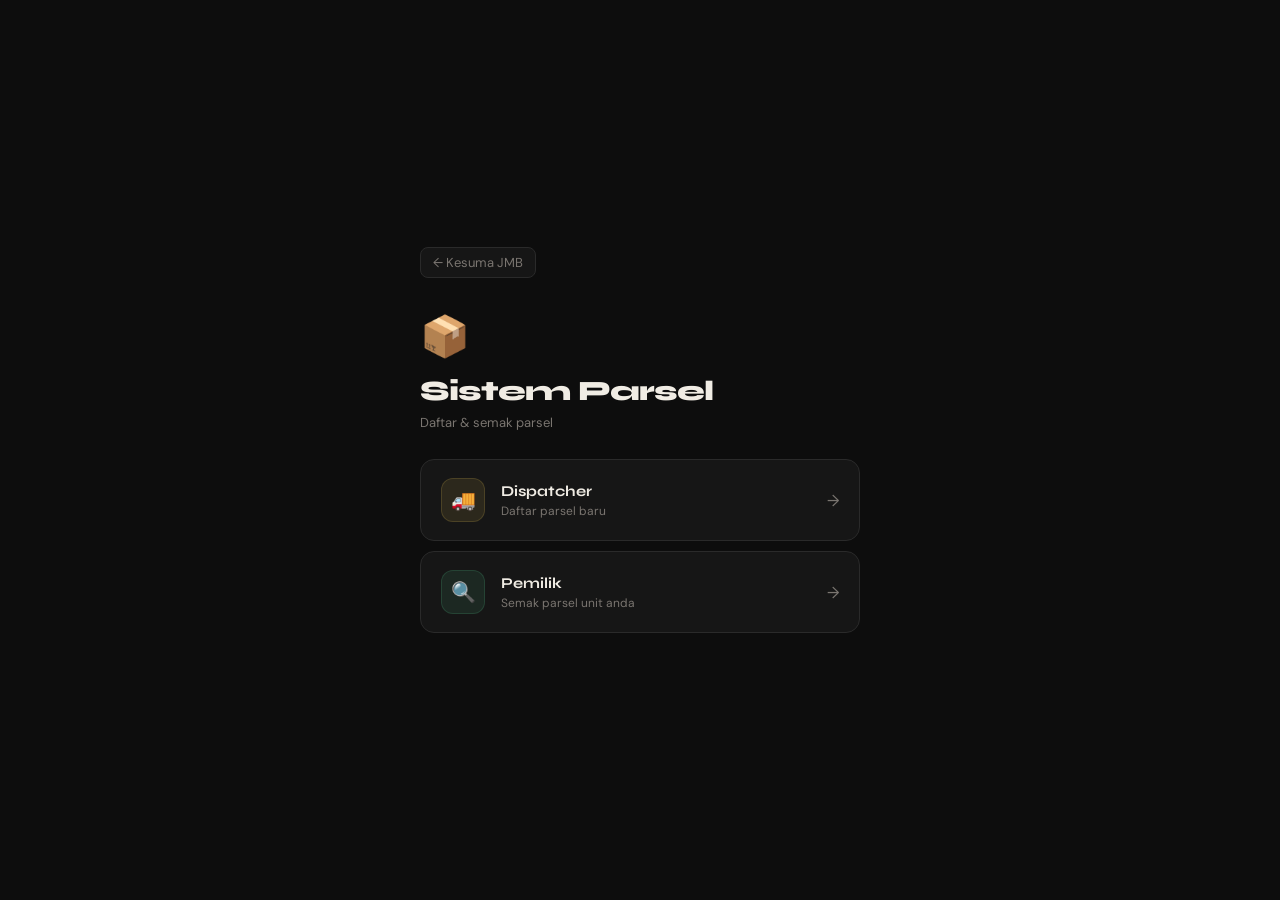
<file: parcel.html>
<!DOCTYPE html>
<html lang="ms">
<head>
  <meta charset="UTF-8"><meta name="viewport" content="width=device-width, initial-scale=1.0">
  <title>Parcel — Kesuma JMB</title>
  <link rel="manifest" href="site.webmanifest">
  <link rel="icon" type="image/x-icon" href="favicon.ico">
  <link rel="icon" type="image/svg+xml" href="favicon.svg">
  <link rel="stylesheet" href="css/style.css">
  <style>
    body { display:flex; flex-direction:column; align-items:center; justify-content:center; min-height:100vh; }
    .hub { width:100%; max-width:480px; padding:40px 20px 60px; }
    .back-home { display:inline-flex; align-items:center; gap:6px; color:var(--text-muted); text-decoration:none; font-size:13px; margin-bottom:32px; padding:6px 12px; border-radius:8px; border:1px solid var(--border); background:var(--surface); transition:all 0.2s; }
    .back-home:hover { color:var(--text); border-color:var(--border2); }
    .hub-header { margin-bottom:28px; }
    .hub-icon { font-size:40px; margin-bottom:12px; }
    .hub-title { font-family:var(--heading-font); font-size:28px; font-weight:800; letter-spacing:-1px; margin-bottom:6px; }
    .hub-subtitle { color:var(--text-muted); font-size:13px; }
    .role-cards { display:flex; flex-direction:column; gap:10px; }
    .role-card { background:var(--surface); border:1px solid var(--border); border-radius:14px; padding:18px 20px; text-decoration:none; color:inherit; display:flex; align-items:center; gap:16px; transition:all 0.2s; }
    .role-card:hover { border-color:rgba(var(--accent-rgb),0.4); transform:translateX(4px); box-shadow:var(--shadow); }
    .role-icon { width:44px; height:44px; border-radius:12px; display:flex; align-items:center; justify-content:center; font-size:20px; flex-shrink:0; }
    .role-icon.gold { background:var(--accent-dim); border:1px solid rgba(var(--accent-rgb),0.2); }
    .role-icon.green { background:var(--green-dim); border:1px solid rgba(76,175,125,0.2); }
    .role-icon.red { background:var(--red-dim); border:1px solid rgba(224,92,92,0.15); }
    .role-info { flex:1; }
    .role-label { font-family:var(--heading-font); font-size:15px; font-weight:700; margin-bottom:3px; }
    .role-desc { font-size:12px; color:var(--text-muted); }
    .role-arrow { color:var(--text-muted); font-size:16px; transition:all 0.2s; }
    .role-card:hover .role-arrow { color:var(--accent); transform:translateX(3px); }
  </style>
</head>
<body>
  <div class="hub animate-in">
    <a href="index.html" class="back-home" id="txt-back">← Kesuma JMB</a>
    <div class="hub-header">
      <div class="hub-icon">📦</div>
      <h1 class="hub-title" id="txt-title"></h1>
      <p class="hub-subtitle" id="txt-subtitle"></p>
    </div>
    <div class="role-cards">
      <a href="dispatcher.html" class="role-card">
        <div class="role-icon gold">🚚</div>
        <div class="role-info">
          <div class="role-label" id="txt-disp"></div>
          <div class="role-desc" id="txt-disp-desc"></div>
        </div>
        <span class="role-arrow">→</span>
      </a>
      <a href="owner.html" class="role-card">
        <div class="role-icon green">🔍</div>
        <div class="role-info">
          <div class="role-label" id="txt-owner"></div>
          <div class="role-desc" id="txt-owner-desc"></div>
        </div>
        <span class="role-arrow">→</span>
      </a>
    </div>
  </div>
  <script src="js/i18n.js"></script>
  <script src="js/theme.js"></script>
  <script>
    applyTheme()
    document.getElementById('txt-title').textContent = t('sys_parcel')
    document.getElementById('txt-subtitle').textContent = t('sys_parcel_desc')
    document.getElementById('txt-disp').textContent = t('card_dispatcher')
    document.getElementById('txt-disp-desc').textContent = t('card_dispatcher_desc')
    document.getElementById('txt-owner').textContent = t('card_owner')
    document.getElementById('txt-owner-desc').textContent = t('card_owner_desc')
  </script>
</body>
</html>
</file>
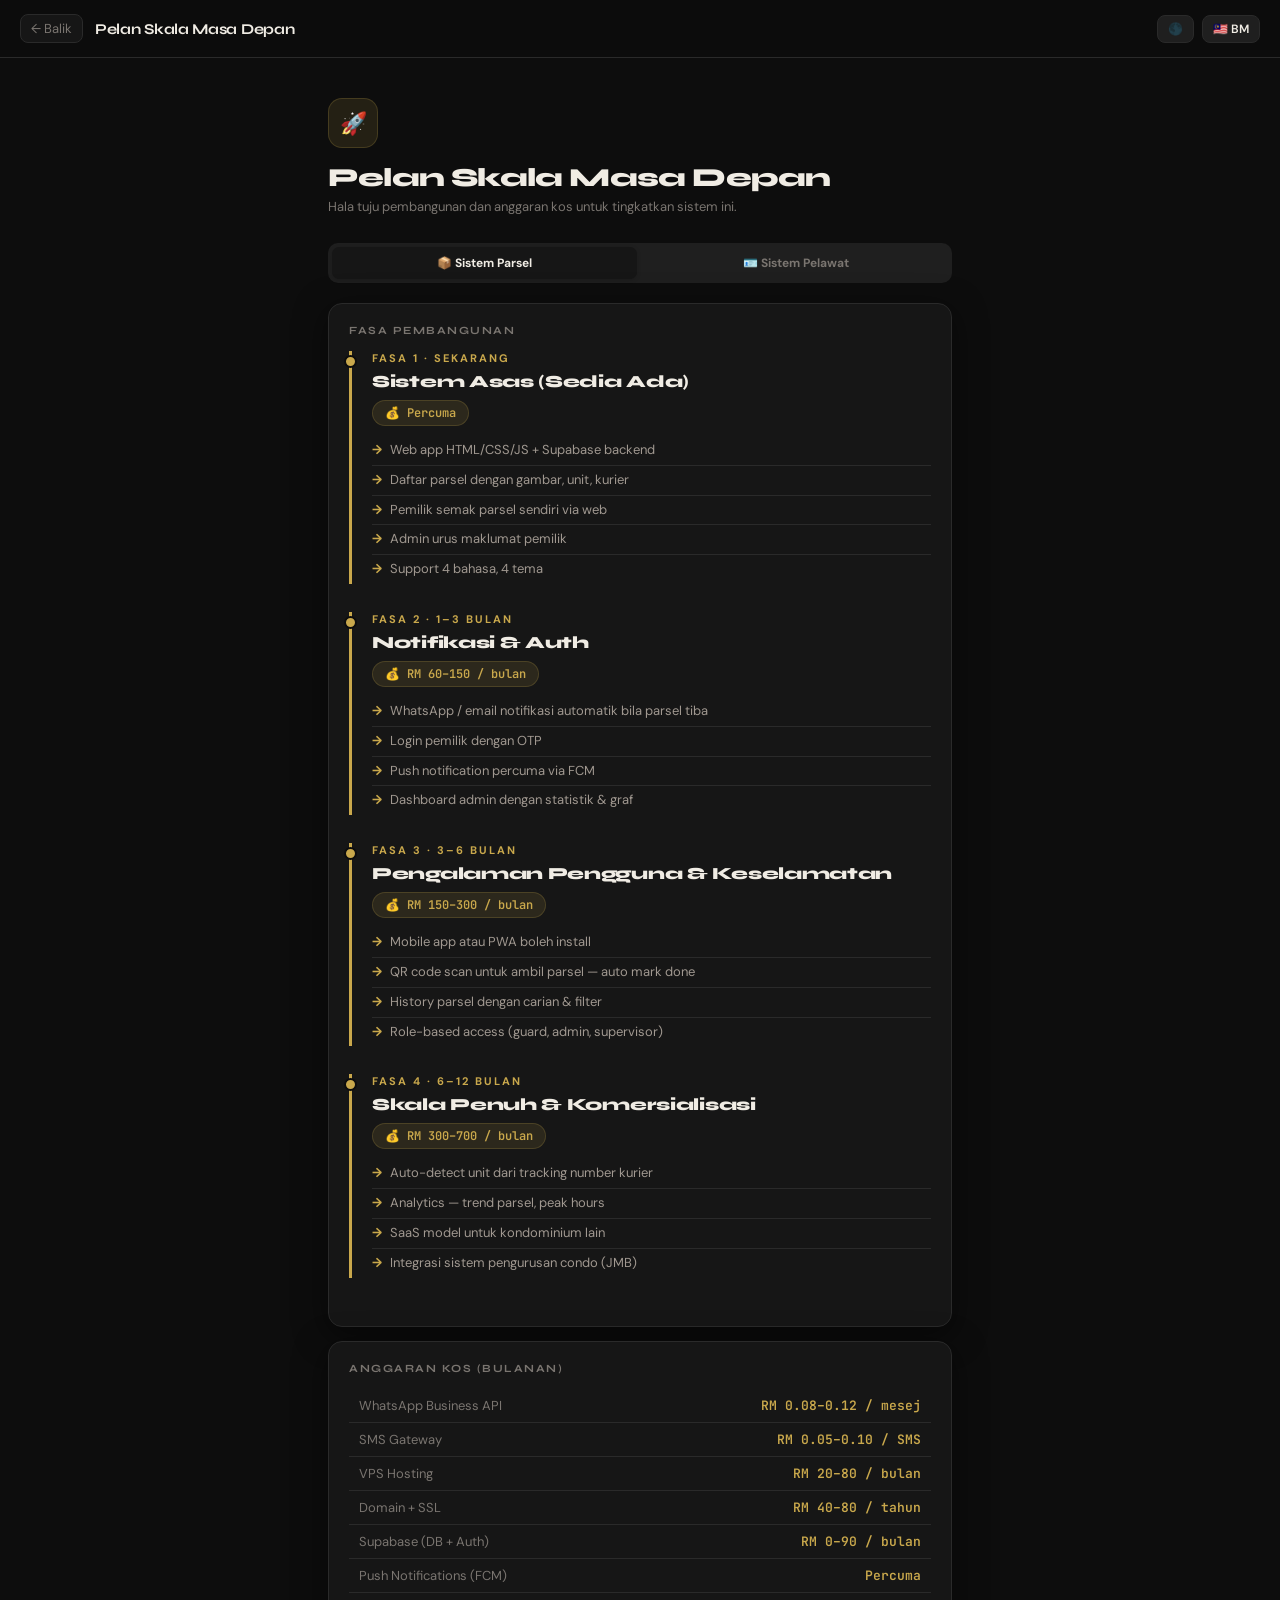
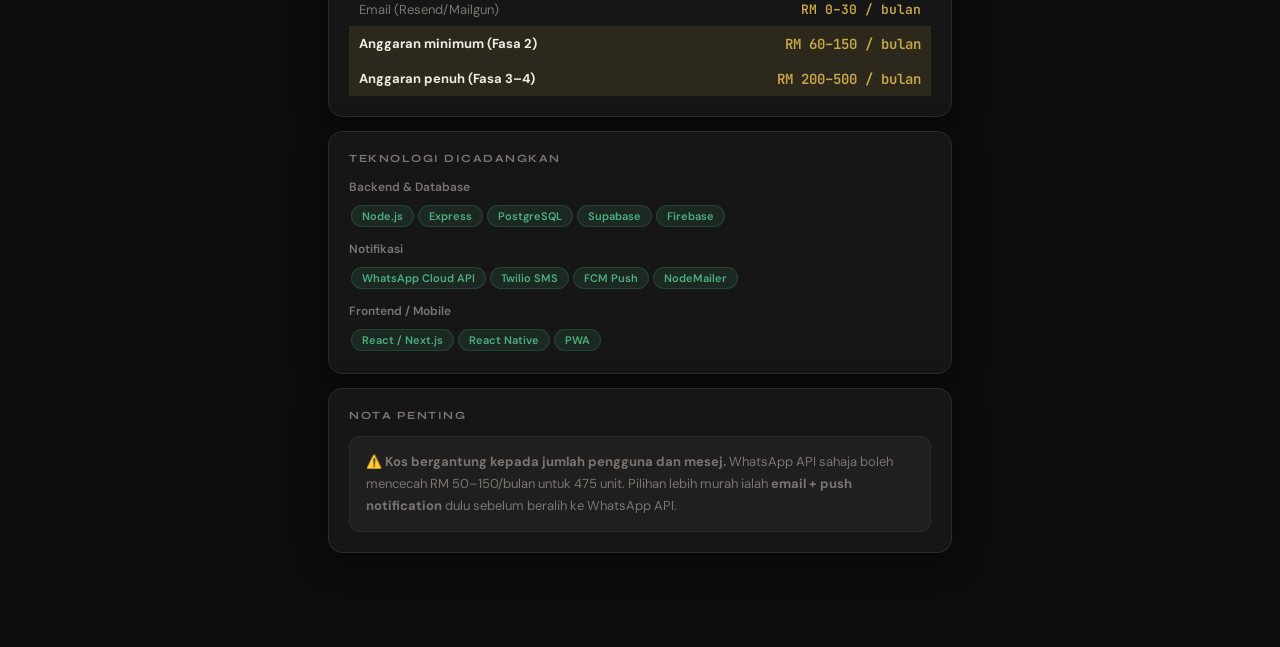
<file: plan.html>
<!DOCTYPE html>
<html lang="ms">
<head>
  <meta charset="UTF-8"><meta name="viewport" content="width=device-width, initial-scale=1.0">
  <title>Scale-Up Plan — Kesuma JMB</title>
  <link rel="manifest" href="site.webmanifest">
  <link rel="icon" type="image/x-icon" href="favicon.ico">
  <link rel="icon" type="image/svg+xml" href="favicon.svg">
  <link rel="stylesheet" href="css/style.css">
  <style>
    .sys-tab-bar { display:flex; gap:6px; margin-bottom:20px; background:var(--surface2); border-radius:10px; padding:4px; }
    .sys-tab { flex:1; text-align:center; padding:8px; border-radius:7px; font-size:12px; font-weight:700; cursor:pointer; transition:all 0.2s; color:var(--text-muted); }
    .sys-tab.active { background:var(--surface); color:var(--text); box-shadow:0 1px 4px rgba(0,0,0,0.15); }
    .phase-card { border-left:3px solid var(--accent); padding-left:20px; margin-bottom:28px; position:relative; }
    .phase-card::before { content:''; position:absolute; left:-8px; top:4px; width:13px; height:13px; border-radius:50%; background:var(--accent); border:2px solid var(--bg); }
    .phase-num { font-size:11px; font-weight:700; color:var(--accent); letter-spacing:2px; text-transform:uppercase; margin-bottom:6px; }
    .phase-title { font-family:var(--heading-font); font-size:17px; font-weight:800; margin-bottom:8px; letter-spacing:-0.3px; }
    .phase-cost { display:inline-flex; align-items:center; gap:6px; background:var(--accent-dim); border:1px solid rgba(var(--accent-rgb),0.2); color:var(--accent); font-family:'JetBrains Mono',monospace; font-size:12px; font-weight:600; padding:4px 12px; border-radius:100px; margin-bottom:10px; }
    .phase-items { list-style:none; }
    .phase-items li { font-size:13px; color:var(--text-soft); line-height:1.6; padding:4px 0; border-bottom:1px solid var(--border); display:flex; gap:8px; }
    .phase-items li:last-child { border-bottom:none; }
    .phase-items li::before { content:'→'; color:var(--accent); font-weight:700; flex-shrink:0; }
    .cost-table { width:100%; }
    .cost-table td { padding:8px 10px; font-size:13px; vertical-align:top; }
    .cost-table tr { border-bottom:1px solid var(--border); }
    .cost-table tr:last-child { border-bottom:none; }
    .cost-label { color:var(--text-muted); width:55%; }
    .cost-val { font-family:'JetBrains Mono',monospace; font-weight:600; color:var(--accent); text-align:right; }
    .note-box { background:var(--surface2); border:1px solid var(--border); border-radius:10px; padding:14px 16px; font-size:13px; color:var(--text-muted); line-height:1.7; }
    .tag { display:inline-block; padding:3px 10px; border-radius:100px; font-size:11px; font-weight:600; background:var(--green-dim); color:var(--green); border:1px solid rgba(76,175,125,0.2); margin:2px; }
  </style>
</head>
<body>
  <nav class="nav" id="mainNav"></nav>
  <main class="main">
    <div class="page-header animate-in">
      <div class="page-icon" style="background:var(--accent-dim);border:1px solid rgba(var(--accent-rgb),0.2)">🚀</div>
      <h1 class="page-title" id="txt-title"></h1>
      <p class="page-subtitle" id="txt-subtitle"></p>
    </div>

    <!-- System tab -->
    <div class="sys-tab-bar animate-in">
      <div class="sys-tab active" onclick="switchPlan('parcel')" id="plan-tab-parcel"></div>
      <div class="sys-tab" onclick="switchPlan('visitor')" id="plan-tab-visitor"></div>
    </div>

    <div id="planContent">
      <div class="section animate-in" style="animation-delay:0.05s">
        <div class="section-title" id="txt-phases-title"></div>
        <div id="phasesContainer"></div>
      </div>
      <div class="section animate-in" style="animation-delay:0.1s">
        <div class="section-title" id="txt-cost-title"></div>
        <table class="cost-table" id="costTable"></table>
      </div>
      <div class="section animate-in" style="animation-delay:0.15s">
        <div class="section-title" id="txt-tech-title"></div>
        <div style="margin-bottom:12px">
          <div style="font-size:12px;color:var(--text-muted);margin-bottom:8px;font-weight:600" id="txt-tech-backend"></div>
          <div id="tags-backend"></div>
        </div>
        <div style="margin-bottom:12px">
          <div style="font-size:12px;color:var(--text-muted);margin-bottom:8px;font-weight:600" id="txt-tech-notif"></div>
          <div id="tags-notif"></div>
        </div>
        <div>
          <div style="font-size:12px;color:var(--text-muted);margin-bottom:8px;font-weight:600" id="txt-tech-frontend"></div>
          <div id="tags-frontend"></div>
        </div>
      </div>
      <div class="section animate-in" style="animation-delay:0.2s">
        <div class="section-title" id="txt-note-title"></div>
        <div class="note-box" id="txt-note"></div>
      </div>
    </div>
  </main>

  <script src="js/i18n.js"></script>
  <script src="js/theme.js"></script>
  <script src="js/nav.js"></script>
  <script>
    renderNav('plan_title')
    document.getElementById('txt-title').textContent = t('plan_title')
    document.getElementById('txt-subtitle').textContent = t('plan_subtitle')

    const plans = {
      ms: {
        parcel: {
          tab: '📦 Sistem Parsel',
          phases_title: 'FASA PEMBANGUNAN',
          cost_title: 'ANGGARAN KOS (BULANAN)',
          tech_title: 'TEKNOLOGI DICADANGKAN',
          tech_backend: 'Backend & Database',
          tech_notif: 'Notifikasi',
          tech_frontend: 'Frontend / Mobile',
          tags_backend: ['Node.js','Express','PostgreSQL','Supabase','Firebase'],
          tags_notif: ['WhatsApp Cloud API','Twilio SMS','FCM Push','NodeMailer'],
          tags_frontend: ['React / Next.js','React Native','PWA'],
          note_title: 'NOTA PENTING',
          note: '⚠️ <strong>Kos bergantung kepada jumlah pengguna dan mesej.</strong> WhatsApp API sahaja boleh mencecah RM 50–150/bulan untuk 475 unit. Pilihan lebih murah ialah <strong>email + push notification</strong> dulu sebelum beralih ke WhatsApp API.',
          costs: [['WhatsApp Business API','RM 0.08–0.12 / mesej'],['SMS Gateway','RM 0.05–0.10 / SMS'],['VPS Hosting','RM 20–80 / bulan'],['Domain + SSL','RM 40–80 / tahun'],['Supabase (DB + Auth)','RM 0–90 / bulan'],['Push Notifications (FCM)','Percuma'],['Email (Resend/Mailgun)','RM 0–30 / bulan'],['Anggaran minimum (Fasa 2)','RM 60–150 / bulan',true],['Anggaran penuh (Fasa 3–4)','RM 200–500 / bulan',true]],
          phases: [
            { num:'FASA 1 · SEKARANG', title:'Sistem Asas (Sedia Ada)', cost:'Percuma', items:['Web app HTML/CSS/JS + Supabase backend','Daftar parsel dengan gambar, unit, kurier','Pemilik semak parsel sendiri via web','Admin urus maklumat pemilik','Support 4 bahasa, 4 tema'] },
            { num:'FASA 2 · 1–3 BULAN', title:'Notifikasi & Auth', cost:'RM 60–150 / bulan', items:['WhatsApp / email notifikasi automatik bila parsel tiba','Login pemilik dengan OTP','Push notification percuma via FCM','Dashboard admin dengan statistik & graf'] },
            { num:'FASA 3 · 3–6 BULAN', title:'Pengalaman Pengguna & Keselamatan', cost:'RM 150–300 / bulan', items:['Mobile app atau PWA boleh install','QR code scan untuk ambil parsel — auto mark done','History parsel dengan carian & filter','Role-based access (guard, admin, supervisor)'] },
            { num:'FASA 4 · 6–12 BULAN', title:'Skala Penuh & Komersialisasi', cost:'RM 300–700 / bulan', items:['Auto-detect unit dari tracking number kurier','Analytics — trend parsel, peak hours','SaaS model untuk kondominium lain','Integrasi sistem pengurusan condo (JMB)'] },
          ]
        },
        visitor: {
          tab: '🪪 Sistem Pelawat',
          phases_title: 'FASA PEMBANGUNAN',
          cost_title: 'ANGGARAN KOS (BULANAN)',
          tech_title: 'TEKNOLOGI DICADANGKAN',
          tech_backend: 'Backend & Database',
          tech_notif: 'Notifikasi & Keselamatan',
          tech_frontend: 'Frontend / Hardware',
          tags_backend: ['Supabase','PostgreSQL','Edge Functions','Row Level Security'],
          tags_notif: ['WhatsApp Cloud API','FCM Push','QR Code Scanner','OTP Auth'],
          tags_frontend: ['React Native','PWA','IP Camera Integration','Raspberry Pi Gate'],
          note_title: 'NOTA PENTING',
          note: '⚠️ <strong>Sistem pelawat memerlukan kerjasama pemilik unit.</strong> Keberkesanan bergantung pada pemilik yang aktif luluskan/tolak dalam masa singkat. Fasa awal — approval manual melalui web sudah mencukupi sebelum tambah notifikasi automatik.',
          costs: [['WhatsApp notifikasi kelulusan','RM 0.08–0.12 / mesej'],['Kamera IP lobby','RM 150–500 (sekali)'],['QR Scanner hardware','RM 80–300 (sekali)'],['Gate/barrier integration','RM 500–2000 (sekali)'],['Supabase realtime','RM 0–25 / bulan'],['Push notification (FCM)','Percuma'],['Anggaran digital sahaja (Fasa 2)','RM 20–60 / bulan',true],['Anggaran dengan hardware (Fasa 3)','RM 800–3000 (sekali) + RM 30–80 / bulan',true]],
          phases: [
            { num:'FASA 1 · SEKARANG', title:'Sistem Asas (Sedia Ada)', cost:'Percuma', items:['Daftar pelawat dengan nama, IC, telefon, tujuan','Jana QR code + kod rujukan (KES + 6 chars)','Pemilik unit lulus/tolak melalui web','Guard check in / check out pelawat yang diluluskan','Admin pantau semua rekod pelawat'] },
            { num:'FASA 2 · 1–3 BULAN', title:'Notifikasi & Kelulusan Automatik', cost:'RM 20–60 / bulan', items:['WhatsApp / push notifikasi ke pemilik bila ada pelawat baru','Pemilik lulus terus dari notifikasi WhatsApp','Auto-reject pelawat yang tidak dilulus dalam tempoh masa','QR code scan di pintu masuk (pakai kamera telefon guard)','Log lengkap dengan timestamp masuk & keluar'] },
            { num:'FASA 3 · 3–6 BULAN', title:'Hardware & Keselamatan Fizikal', cost:'RM 800–3000 sekali + RM 30–80 / bulan', items:['QR scanner hardware di lobby','Kamera IP rakam semua orang masuk','Integrasi dengan barrier/gate automatik','Blacklist pelawat bermasalah','Notifikasi kepada guard dan pemilik serentak'] },
            { num:'FASA 4 · 6–12 BULAN', title:'AI & Automasi Penuh', cost:'RM 200–500 / bulan', items:['Face recognition untuk penghuni tetap','Visitor pre-register sebelum tiba (owner invite link)','Analytics — pola lawatan, frequent visitors','Integrasi dengan sistem keselamatan bangunan','Laporan bulanan untuk pengurusan JMB'] },
          ]
        }
      },
      en: {
        parcel: {
          tab: '📦 Parcel System',
          phases_title: 'DEVELOPMENT PHASES',
          cost_title: 'COST ESTIMATE (MONTHLY)',
          tech_title: 'RECOMMENDED TECHNOLOGIES',
          tech_backend: 'Backend & Database',
          tech_notif: 'Notifications',
          tech_frontend: 'Frontend / Mobile',
          tags_backend: ['Node.js','Express','PostgreSQL','Supabase','Firebase'],
          tags_notif: ['WhatsApp Cloud API','Twilio SMS','FCM Push','NodeMailer'],
          tags_frontend: ['React / Next.js','React Native','PWA'],
          note_title: 'IMPORTANT NOTE',
          note: '⚠️ <strong>Costs depend on number of users and messages.</strong> WhatsApp API alone could reach RM 50–150/month for 475 units. A cheaper option is <strong>email + push notifications</strong> first before switching to WhatsApp API.',
          costs: [['WhatsApp Business API','RM 0.08–0.12 / msg'],['SMS Gateway','RM 0.05–0.10 / SMS'],['VPS Hosting','RM 20–80 / month'],['Domain + SSL','RM 40–80 / year'],['Supabase (DB + Auth)','RM 0–90 / month'],['Push Notifications (FCM)','Free'],['Email (Resend/Mailgun)','RM 0–30 / month'],['Minimum estimate (Phase 2)','RM 60–150 / month',true],['Full estimate (Phase 3–4)','RM 200–500 / month',true]],
          phases: [
            { num:'PHASE 1 · NOW', title:'Core System (Current)', cost:'Free', items:['HTML/CSS/JS web app + Supabase backend','Register parcels with photo, unit, courier','Owners check parcels via web','Admin manages owner information','4 languages, 4 themes'] },
            { num:'PHASE 2 · 1–3 MONTHS', title:'Notifications & Auth', cost:'RM 60–150 / month', items:['Automatic WhatsApp/email notification on parcel arrival','Owner login with OTP','Free push notifications via FCM','Admin dashboard with stats & charts'] },
            { num:'PHASE 3 · 3–6 MONTHS', title:'UX & Security', cost:'RM 150–300 / month', items:['Mobile app or installable PWA','QR code scan to collect — auto mark done','Parcel history with search & filter','Role-based access (guard, admin, supervisor)'] },
            { num:'PHASE 4 · 6–12 MONTHS', title:'Full Scale & Commercialisation', cost:'RM 300–700 / month', items:['Auto-detect unit from courier tracking number','Analytics — parcel trends, peak hours','SaaS model for other condos','Condo management system integration'] },
          ]
        },
        visitor: {
          tab: '🪪 Visitor System',
          phases_title: 'DEVELOPMENT PHASES',
          cost_title: 'COST ESTIMATE (MONTHLY)',
          tech_title: 'RECOMMENDED TECHNOLOGIES',
          tech_backend: 'Backend & Database',
          tech_notif: 'Notifications & Security',
          tech_frontend: 'Frontend / Hardware',
          tags_backend: ['Supabase','PostgreSQL','Edge Functions','Row Level Security'],
          tags_notif: ['WhatsApp Cloud API','FCM Push','QR Code Scanner','OTP Auth'],
          tags_frontend: ['React Native','PWA','IP Camera Integration','Raspberry Pi Gate'],
          note_title: 'IMPORTANT NOTE',
          note: '⚠️ <strong>The visitor system depends on active unit owners.</strong> Effectiveness relies on owners approving/rejecting in a timely manner. For Phase 1 — manual web-based approval is sufficient before adding automatic notifications.',
          costs: [['WhatsApp approval notification','RM 0.08–0.12 / msg'],['Lobby IP camera','RM 150–500 (one-time)'],['QR scanner hardware','RM 80–300 (one-time)'],['Gate/barrier integration','RM 500–2000 (one-time)'],['Supabase realtime','RM 0–25 / month'],['Push notifications (FCM)','Free'],['Digital only estimate (Phase 2)','RM 20–60 / month',true],['With hardware (Phase 3)','RM 800–3000 (one-time) + RM 30–80 / month',true]],
          phases: [
            { num:'PHASE 1 · NOW', title:'Core System (Current)', cost:'Free', items:['Register visitor with name, IC, phone, purpose','Generate QR code + reference code (KES + 6 chars)','Unit owner approves/rejects via web','Guard check in / check out approved visitors','Admin monitors all visitor records'] },
            { num:'PHASE 2 · 1–3 MONTHS', title:'Notifications & Auto-Approval', cost:'RM 20–60 / month', items:['WhatsApp/push notification to owner on new visitor','Owner approves directly from WhatsApp notification','Auto-reject visitors not approved within time limit','QR code scan at entrance (guard phone camera)','Full log with check-in & check-out timestamps'] },
            { num:'PHASE 3 · 3–6 MONTHS', title:'Hardware & Physical Security', cost:'RM 800–3000 one-time + RM 30–80 / month', items:['QR scanner hardware in lobby','IP camera records all entrants','Integration with automatic barrier/gate','Blacklist problematic visitors','Simultaneous notifications to guard and owner'] },
            { num:'PHASE 4 · 6–12 MONTHS', title:'AI & Full Automation', cost:'RM 200–500 / month', items:['Face recognition for regular residents','Pre-register visitors (owner invite link)','Analytics — visit patterns, frequent visitors','Integration with building security systems','Monthly reports for JMB management'] },
          ]
        }
      }
    }

    let currentPlan = 'parcel'

    function getLangPlan() {
      const l = getLang()
      return plans[l] || plans.en
    }

    function switchPlan(type) {
      currentPlan = type
      document.getElementById('plan-tab-parcel').classList.toggle('active', type === 'parcel')
      document.getElementById('plan-tab-visitor').classList.toggle('active', type === 'visitor')
      renderPlan()
    }

    function renderPlan() {
      const lp = getLangPlan()
      const d = lp[currentPlan] || getLangPlan()['parcel']

      document.getElementById('txt-phases-title').textContent = d.phases_title
      document.getElementById('txt-cost-title').textContent = d.cost_title
      document.getElementById('txt-tech-title').textContent = d.tech_title
      document.getElementById('txt-tech-backend').textContent = d.tech_backend
      document.getElementById('txt-tech-notif').textContent = d.tech_notif
      document.getElementById('txt-tech-frontend').textContent = d.tech_frontend
      document.getElementById('txt-note-title').textContent = d.note_title
      document.getElementById('txt-note').innerHTML = d.note

      const tag = t => `<span class="tag">${t}</span>`
      document.getElementById('tags-backend').innerHTML = d.tags_backend.map(tag).join('')
      document.getElementById('tags-notif').innerHTML = d.tags_notif.map(tag).join('')
      document.getElementById('tags-frontend').innerHTML = d.tags_frontend.map(tag).join('')

      document.getElementById('costTable').innerHTML = d.costs.map(([label, val, hi]) =>
        `<tr${hi ? ' style="background:var(--accent-dim)"' : ''}>
          <td class="cost-label"${hi ? ' style="font-weight:700;color:var(--text)"' : ''}>${label}</td>
          <td class="cost-val"${hi ? ' style="font-size:14px"' : ''}>${val}</td>
        </tr>`
      ).join('')

      const pc = document.getElementById('phasesContainer')
      pc.innerHTML = ''
      d.phases.forEach((p, i) => {
        pc.innerHTML += `<div class="phase-card animate-in" style="animation-delay:${i*0.06}s">
          <div class="phase-num">${p.num}</div>
          <div class="phase-title">${p.title}</div>
          <div class="phase-cost">💰 ${p.cost}</div>
          <ul class="phase-items">${p.items.map(item => `<li>${item}</li>`).join('')}</ul>
        </div>`
      })
    }

    // Set tab labels
    const lp = getLangPlan()
    document.getElementById('plan-tab-parcel').textContent = lp.parcel.tab
    document.getElementById('plan-tab-visitor').textContent = lp.visitor.tab

    renderPlan()
  </script>
</body>
</html>
</file>
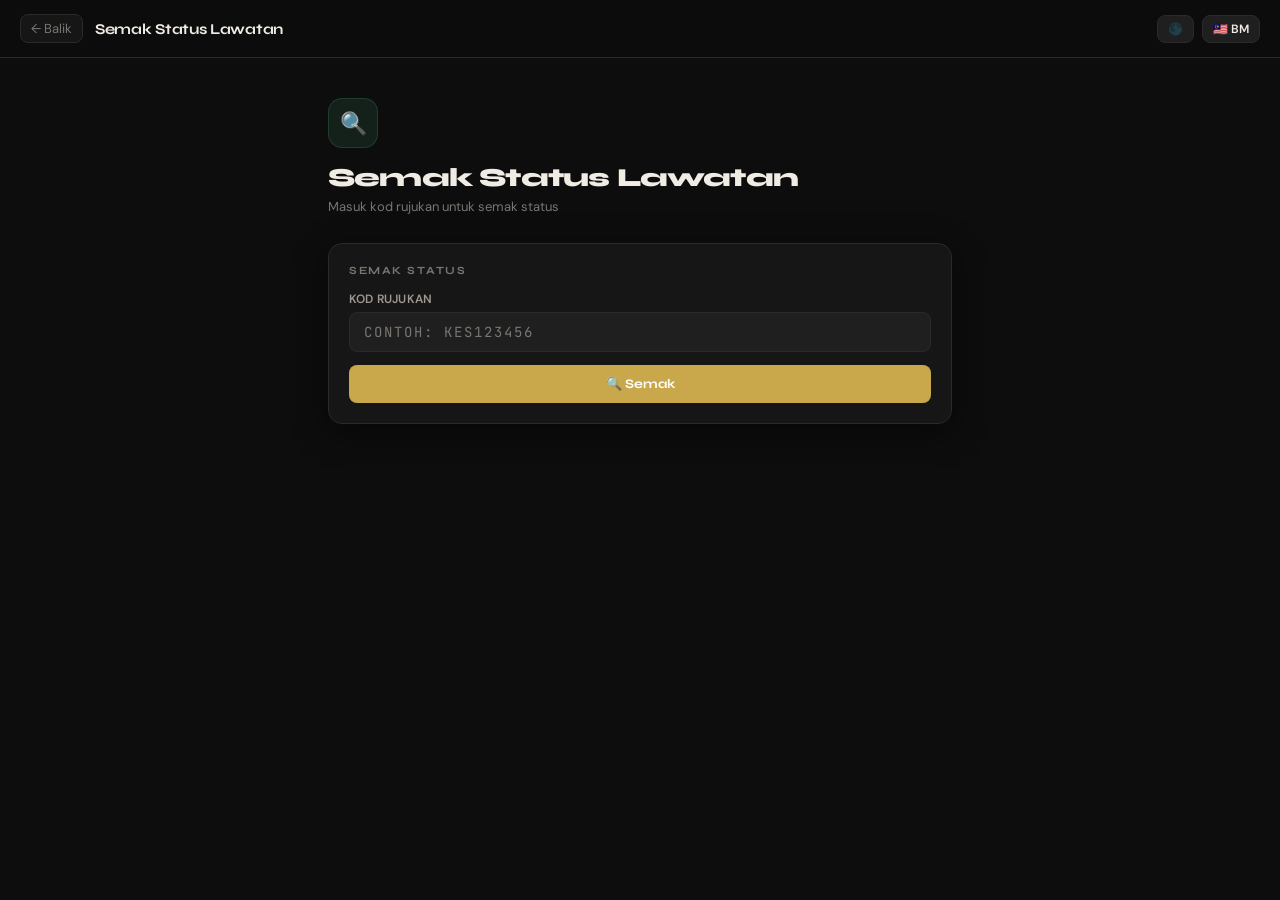
<file: visitor-check.html>
<!DOCTYPE html>
<html lang="ms">
<head>
  <meta charset="UTF-8"><meta name="viewport" content="width=device-width, initial-scale=1.0">
  <title>Semak Lawatan — Kesuma JMB</title>
  <link rel="manifest" href="site.webmanifest">
  <link rel="icon" type="image/x-icon" href="favicon.ico">
  <link rel="icon" type="image/svg+xml" href="favicon.svg">
  <link rel="stylesheet" href="css/style.css">
  <style>
    .status-card { border-radius:14px; padding:20px; margin-bottom:12px; border:1px solid var(--border); }
    .status-pending { border-color:rgba(var(--accent-rgb),0.3); background:var(--accent-dim); }
    .status-approved { border-color:rgba(76,175,125,0.3); background:var(--green-dim); }
    .status-rejected { border-color:rgba(224,92,92,0.3); background:var(--red-dim); }
    .status-checkedin { border-color:rgba(99,179,237,0.3); background:rgba(99,179,237,0.08); }
    .info-row { display:flex; justify-content:space-between; padding:7px 0; border-bottom:1px solid var(--border); font-size:13px; }
    .info-row:last-child { border-bottom:none; }
    .info-label { color:var(--text-muted); }
    .info-val { font-weight:600; }
    .ref-box { background:var(--accent-dim); border:1px solid rgba(var(--accent-rgb),0.3); border-radius:10px; padding:12px 16px; text-align:center; margin-bottom:16px; }
    .ref-code { font-family:'JetBrains Mono',monospace; font-size:22px; font-weight:700; color:var(--accent); letter-spacing:3px; }
  </style>
</head>
<body>
  <nav class="nav" id="mainNav"></nav>
  <main class="main">
    <div class="page-header animate-in">
      <div class="page-icon green">🔍</div>
      <h1 class="page-title" id="txt-title"></h1>
      <p class="page-subtitle" id="txt-subtitle"></p>
    </div>

    <div class="section animate-in" style="animation-delay:0.05s">
      <div class="section-title" id="txt-sec-search"></div>
      <div class="field">
        <label id="txt-ref-label"></label>
        <input id="refInput" type="text" style="text-transform:uppercase;letter-spacing:2px;font-family:'JetBrains Mono',monospace" onkeydown="if(event.key==='Enter')checkVisitor()">
      </div>
      <button class="btn btn-gold" onclick="checkVisitor()" id="txt-check-btn"></button>
    </div>

    <div id="result"></div>
  </main>
  <div class="toast" id="toast"></div>
  <script src="js/i18n.js"></script>
  <script src="js/theme.js"></script>
  <script src="js/nav.js"></script>
  <script src="js/api.js"></script>
  <script>
    renderNav('vis_check_title')
    document.getElementById('txt-title').textContent = t('vis_check_title')
    document.getElementById('txt-subtitle').textContent = t('vis_check_subtitle')
    document.getElementById('txt-sec-search').textContent = t('vis_sec_search')
    document.getElementById('txt-ref-label').textContent = t('vis_ref_label')
    document.getElementById('refInput').placeholder = t('vis_ref_ph')
    document.getElementById('txt-check-btn').textContent = '🔍  ' + t('check')

    // auto uppercase
    document.getElementById('refInput').addEventListener('input', function() {
      this.value = this.value.toUpperCase()
    })

    function showToast(msg, type='') {
      const el = document.getElementById('toast')
      el.textContent = msg; el.className = `toast ${type} show`
      setTimeout(() => el.className = 'toast', 2800)
    }

    function fmtDate(ts) {
      if (!ts) return '—'
      return new Date(ts).toLocaleString('ms-MY', {day:'numeric',month:'short',year:'numeric',hour:'2-digit',minute:'2-digit'})
    }

    function statusClass(s) {
      if (s==='Approved') return 'status-approved'
      if (s==='Rejected') return 'status-rejected'
      if (s==='Checked In') return 'status-checkedin'
      return 'status-pending'
    }

    function statusEmoji(s) {
      if (s==='Approved') return '✅'
      if (s==='Rejected') return '❌'
      if (s==='Checked In') return '🟢'
      return '⏳'
    }

    async function checkVisitor() {
      const ref = document.getElementById('refInput').value.trim().toUpperCase()
      if (!ref) { showToast(t('vis_error_ref'), 'error-toast'); return }

      document.getElementById('result').innerHTML = '<p style="text-align:center;color:var(--text-muted);padding:24px;font-size:13px">'+t('loading')+'</p>'

      try {
        const v = await apiCheckVisitor(ref)
        if (v.error) { document.getElementById('result').innerHTML = '<div class="section"><p style="color:var(--red);font-size:13px">'+v.error+'</p></div>'; return }

        const statusKey = { Pending:'vis_status_pending', Approved:'vis_status_approved', Rejected:'vis_status_rejected', 'Checked In':'vis_status_checkedin' }

        document.getElementById('result').innerHTML = `
          <div class="section animate-in ${statusClass(v.status)}">
            <div style="display:flex;align-items:center;gap:10px;margin-bottom:16px">
              <span style="font-size:28px">${statusEmoji(v.status)}</span>
              <div>
                <div style="font-family:var(--heading-font);font-size:16px;font-weight:800">${v.name}</div>
                <span class="badge-status ${v.status==='Approved'?'badge-done':v.status==='Rejected'?'badge-urgent':'badge-pending'}">${t(statusKey[v.status]||'vis_status_pending')}</span>
              </div>
            </div>
            <div class="ref-box"><div class="ref-code">${v.ref_code}</div></div>
            <div class="info-row"><span class="info-label">${t('vis_ic')}</span><span class="info-val">${v.ic_no}</span></div>
            <div class="info-row"><span class="info-label">${t('vis_phone')}</span><span class="info-val">${v.phone}</span></div>
            <div class="info-row"><span class="info-label">Unit</span><span class="info-val">${v.unit}</span></div>
            <div class="info-row"><span class="info-label">${t('vis_purpose')}</span><span class="info-val">${v.purpose}</span></div>
            <div class="info-row"><span class="info-label">${t('vis_registered')}</span><span class="info-val">${fmtDate(v.created_at)}</span></div>
            ${v.checked_in_at ? `<div class="info-row"><span class="info-label">${t('vis_checkin_time')}</span><span class="info-val">${fmtDate(v.checked_in_at)}</span></div>` : ''}
            ${v.checked_out_at ? `<div class="info-row"><span class="info-label">${t('vis_checkout_time')}</span><span class="info-val">${fmtDate(v.checked_out_at)}</span></div>` : ''}
          </div>`
      } catch(e) {
        document.getElementById('result').innerHTML = '<div class="section"><p style="color:var(--red);font-size:13px">'+t('error_server')+'</p></div>'
      }
    }
  </script>
</body>
</html>
</file>
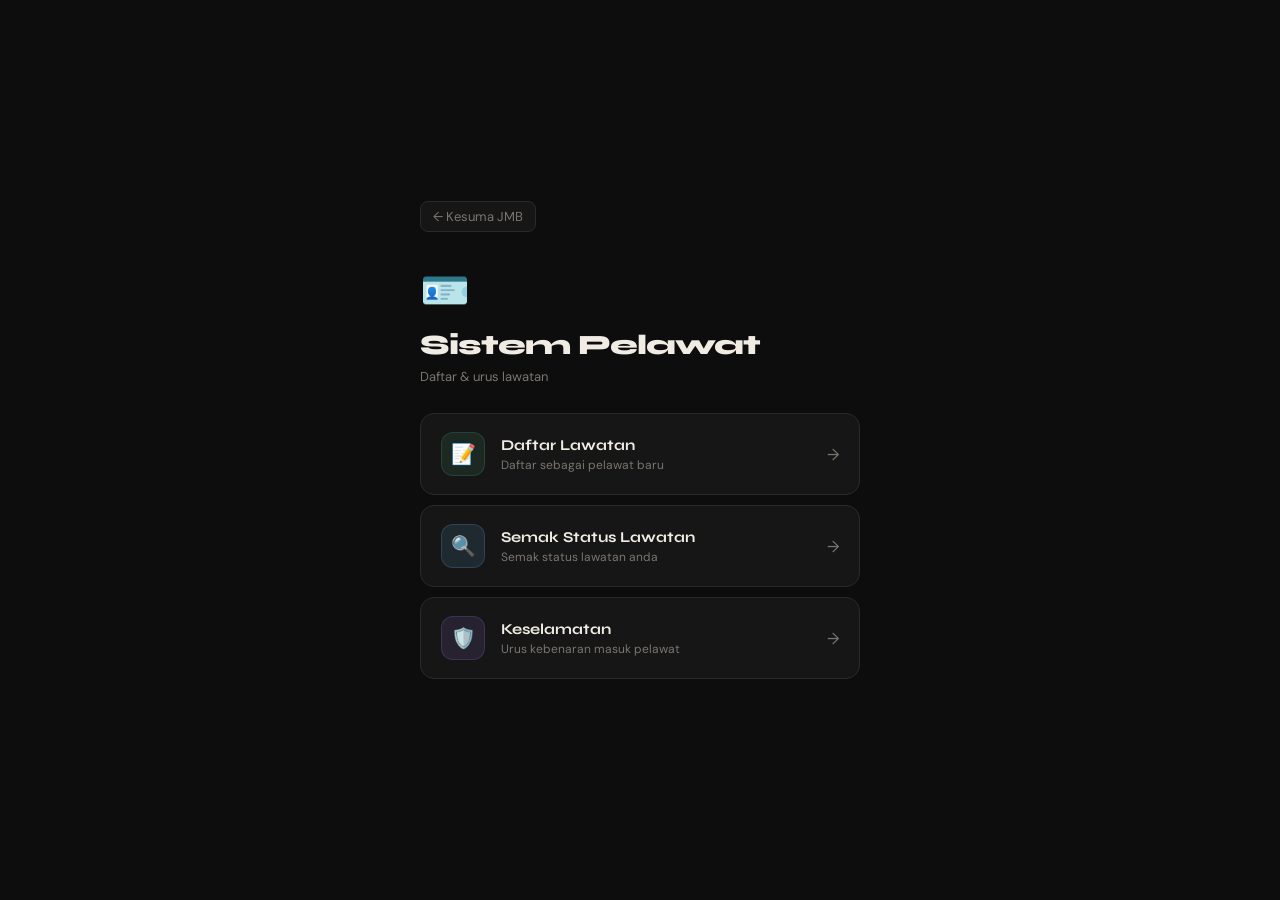
<file: visitor.html>
<!DOCTYPE html>
<html lang="ms">
<head>
  <meta charset="UTF-8"><meta name="viewport" content="width=device-width, initial-scale=1.0">
  <title>Visitor — Kesuma JMB</title>
  <link rel="manifest" href="site.webmanifest">
  <link rel="icon" type="image/x-icon" href="favicon.ico">
  <link rel="icon" type="image/svg+xml" href="favicon.svg">
  <link rel="stylesheet" href="css/style.css">
  <style>
    body { display:flex; flex-direction:column; align-items:center; justify-content:center; min-height:100vh; }
    .hub { width:100%; max-width:480px; padding:40px 20px 60px; }
    .back-home { display:inline-flex; align-items:center; gap:6px; color:var(--text-muted); text-decoration:none; font-size:13px; margin-bottom:32px; padding:6px 12px; border-radius:8px; border:1px solid var(--border); background:var(--surface); transition:all 0.2s; }
    .back-home:hover { color:var(--text); border-color:var(--border2); }
    .hub-header { margin-bottom:28px; }
    .hub-icon { font-size:40px; margin-bottom:12px; }
    .hub-title { font-family:var(--heading-font); font-size:28px; font-weight:800; letter-spacing:-1px; margin-bottom:6px; }
    .hub-subtitle { color:var(--text-muted); font-size:13px; }
    .role-cards { display:flex; flex-direction:column; gap:10px; }
    .role-card { background:var(--surface); border:1px solid var(--border); border-radius:14px; padding:18px 20px; text-decoration:none; color:inherit; display:flex; align-items:center; gap:16px; transition:all 0.2s; }
    .role-card:hover { border-color:rgba(var(--accent-rgb),0.4); transform:translateX(4px); box-shadow:var(--shadow); }
    .role-icon { width:44px; height:44px; border-radius:12px; display:flex; align-items:center; justify-content:center; font-size:20px; flex-shrink:0; }
    .role-icon.green { background:var(--green-dim); border:1px solid rgba(76,175,125,0.2); }
    .role-icon.blue { background:rgba(99,179,237,0.12); border:1px solid rgba(99,179,237,0.2); }
    .role-icon.purple { background:rgba(159,122,234,0.12); border:1px solid rgba(159,122,234,0.2); }
    .role-info { flex:1; }
    .role-label { font-family:var(--heading-font); font-size:15px; font-weight:700; margin-bottom:3px; }
    .role-desc { font-size:12px; color:var(--text-muted); }
    .role-arrow { color:var(--text-muted); font-size:16px; transition:all 0.2s; }
    .role-card:hover .role-arrow { color:var(--accent); transform:translateX(3px); }
  </style>
</head>
<body>
  <div class="hub animate-in">
    <a href="index.html" class="back-home">← Kesuma JMB</a>
    <div class="hub-header">
      <div class="hub-icon">🪪</div>
      <h1 class="hub-title" id="txt-title"></h1>
      <p class="hub-subtitle" id="txt-subtitle"></p>
    </div>
    <div class="role-cards">
      <a href="visitor-register.html" class="role-card">
        <div class="role-icon green">📝</div>
        <div class="role-info">
          <div class="role-label" id="txt-register"></div>
          <div class="role-desc" id="txt-register-desc"></div>
        </div>
        <span class="role-arrow">→</span>
      </a>
      <a href="visitor-check.html" class="role-card">
        <div class="role-icon blue">🔍</div>
        <div class="role-info">
          <div class="role-label" id="txt-check"></div>
          <div class="role-desc" id="txt-check-desc"></div>
        </div>
        <span class="role-arrow">→</span>
      </a>
      <a href="guard.html" class="role-card">
        <div class="role-icon purple">🛡️</div>
        <div class="role-info">
          <div class="role-label" id="txt-guard"></div>
          <div class="role-desc" id="txt-guard-desc"></div>
        </div>
        <span class="role-arrow">→</span>
      </a>
    </div>
  </div>
  <script src="js/i18n.js"></script>
  <script src="js/theme.js"></script>
  <script>
    applyTheme()
    document.getElementById('txt-title').textContent = t('sys_visitor')
    document.getElementById('txt-subtitle').textContent = t('sys_visitor_desc')
    document.getElementById('txt-register').textContent = t('vis_register_title')
    document.getElementById('txt-register-desc').textContent = t('vis_register_desc')
    document.getElementById('txt-check').textContent = t('vis_check_title')
    document.getElementById('txt-check-desc').textContent = t('vis_check_desc')
    document.getElementById('txt-guard').textContent = t('guard_title')
    document.getElementById('txt-guard-desc').textContent = t('guard_desc')
  </script>
</body>
</html>
</file>
<file: css/style.css>
@import url('https://fonts.googleapis.com/css2?family=Syne:wght@400;600;700;800&family=DM+Sans:wght@300;400;500&family=JetBrains+Mono:wght@400;600&family=Nunito:wght@400;600;700;800&display=swap');

*, *::before, *::after { box-sizing: border-box; margin: 0; padding: 0; }

/* ═══════════════════════════════════════
   THEMES
═══════════════════════════════════════ */

/* THEME: Obsidian (original dark) */
[data-theme="obsidian"] {
  --bg: #0d0d0d; --surface: #161616; --surface2: #1f1f1f; --surface3: #252525;
  --border: #2a2a2a; --border2: #333;
  --accent: #c9a84c; --accent-light: #e4c06e; --accent-dim: rgba(201,168,76,0.12); --accent-rgb: 201,168,76;
  --text: #f0ece4; --text-muted: #7a7570; --text-soft: #a09890;
  --green: #4caf7d; --green-dim: rgba(76,175,125,0.12);
  --red: #e05c5c; --red-dim: rgba(224,92,92,0.1);
  --nav-bg: rgba(13,13,13,0.88);
  --body-font: 'DM Sans', sans-serif;
  --heading-font: 'Syne', sans-serif;
  --shadow: 0 8px 32px rgba(0,0,0,0.5);
}

/* THEME: Light (clean white) */
[data-theme="light"] {
  --bg: #f5f4f0; --surface: #ffffff; --surface2: #f0eeea; --surface3: #e8e5e0;
  --border: #e2ddd8; --border2: #ccc8c2;
  --accent: #b8860b; --accent-light: #d4a017; --accent-dim: rgba(184,134,11,0.1); --accent-rgb: 184,134,11;
  --text: #1a1714; --text-muted: #8a8278; --text-soft: #6b6460;
  --green: #2e7d52; --green-dim: rgba(46,125,82,0.1);
  --red: #c0392b; --red-dim: rgba(192,57,43,0.08);
  --nav-bg: rgba(245,244,240,0.92);
  --body-font: 'DM Sans', sans-serif;
  --heading-font: 'Syne', sans-serif;
  --shadow: 0 4px 20px rgba(0,0,0,0.08);
}

/* THEME: Breeze (cheerful teal/coral) */
[data-theme="breeze"] {
  --bg: #f0f9f8; --surface: #ffffff; --surface2: #e8f5f4; --surface3: #d6eeec;
  --border: #c8e8e5; --border2: #aad8d4;
  --accent: #0d9488; --accent-light: #14b8a6; --accent-dim: rgba(13,148,136,0.12); --accent-rgb: 13,148,136;
  --text: #0f2d2b; --text-muted: #6b9e9a; --text-soft: #4a8480;
  --green: #059669; --green-dim: rgba(5,150,105,0.12);
  --red: #f43f5e; --red-dim: rgba(244,63,94,0.1);
  --nav-bg: rgba(240,249,248,0.92);
  --body-font: 'Nunito', sans-serif;
  --heading-font: 'Nunito', sans-serif;
  --shadow: 0 4px 24px rgba(13,148,136,0.12);
}

/* THEME: Candy (cheerful purple/pink) */
[data-theme="candy"] {
  --bg: #fdf4ff; --surface: #ffffff; --surface2: #fae8ff; --surface3: #f3d0fe;
  --border: #e9d5ff; --border2: #d8b4fe;
  --accent: #9333ea; --accent-light: #a855f7; --accent-dim: rgba(147,51,234,0.12); --accent-rgb: 147,51,234;
  --text: #2d1047; --text-muted: #9c6bb5; --text-soft: #7e40a8;
  --green: #16a34a; --green-dim: rgba(22,163,74,0.12);
  --red: #e11d48; --red-dim: rgba(225,29,72,0.1);
  --nav-bg: rgba(253,244,255,0.92);
  --body-font: 'Nunito', sans-serif;
  --heading-font: 'Nunito', sans-serif;
  --shadow: 0 4px 24px rgba(147,51,234,0.12);
}

/* ═══════════════════════════════════════
   BASE
═══════════════════════════════════════ */
body {
  background: var(--bg); color: var(--text);
  font-family: var(--body-font);
  min-height: 100vh; font-size: 14px;
  transition: background 0.3s, color 0.3s;
}

/* NAV */
.nav {
  position: sticky; top: 0; z-index: 100;
  display: flex; align-items: center; gap: 12px;
  padding: 14px 20px;
  background: var(--nav-bg);
  backdrop-filter: blur(16px);
  border-bottom: 1px solid var(--border);
}
.nav-back {
  display: flex; align-items: center; gap: 6px;
  color: var(--text-muted); text-decoration: none; font-size: 13px;
  transition: color 0.2s; padding: 5px 10px; border-radius: 8px;
  border: 1px solid var(--border); background: var(--surface);
}
.nav-back:hover { color: var(--text); border-color: var(--border2); }
.nav-title { font-family: var(--heading-font); font-weight: 700; font-size: 15px; letter-spacing: -0.3px; }

/* THEME SWITCHER */
.theme-bar {
  display: flex; gap: 5px; align-items: center;
}
.theme-dot {
  width: 22px; height: 22px; border-radius: 50%; cursor: pointer;
  border: 2px solid transparent; transition: all 0.2s;
  position: relative;
}
.theme-dot:hover { transform: scale(1.2); }
.theme-dot.active { border-color: var(--text); transform: scale(1.15); }
.theme-dot[data-t="obsidian"] { background: #c9a84c; }
.theme-dot[data-t="light"] { background: linear-gradient(135deg,#f5f4f0,#b8860b); }
.theme-dot[data-t="breeze"] { background: #0d9488; }
.theme-dot[data-t="candy"] { background: #9333ea; }

/* MAIN LAYOUT */
.main { max-width: min(640px, 100%); margin: 0 auto; padding: 36px clamp(16px, 4vw, 40px) 80px; width: 100%; box-sizing: border-box; }

@media (min-width: 768px) { .main { padding: 40px clamp(24px,5vw,48px) 80px; } }
@media (min-width: 1024px) { .main { max-width: min(720px, 100%); } }

.page-header { margin-bottom: 28px; }
.page-icon {
  width: 50px; height: 50px; border-radius: 14px;
  display: flex; align-items: center; justify-content: center;
  font-size: 22px; margin-bottom: 14px;
}
.page-icon.gold { background: var(--accent-dim); border: 1px solid rgba(var(--accent-rgb),0.25); }
.page-icon.green { background: var(--green-dim); border: 1px solid rgba(76,175,125,0.2); }
.page-icon.red { background: var(--red-dim); border: 1px solid rgba(224,92,92,0.2); }
.page-title { font-family: var(--heading-font); font-size: 26px; font-weight: 800; letter-spacing: -0.8px; margin-bottom: 5px; }
.page-subtitle { color: var(--text-muted); font-size: 13px; font-weight: 400; }

/* SECTIONS */
.section {
  background: var(--surface); border: 1px solid var(--border);
  border-radius: 14px; padding: 20px; margin-bottom: 14px;
  box-shadow: var(--shadow);
}
.section-title {
  font-family: var(--heading-font); font-size: 11px; font-weight: 700;
  letter-spacing: 1.5px; text-transform: uppercase; color: var(--text-muted); margin-bottom: 14px;
}

/* FORMS */
.field { margin-bottom: 13px; }
label { display: block; font-size: 12px; font-weight: 600; color: var(--text-soft); margin-bottom: 5px; letter-spacing: 0.2px; }
input, select {
  width: 100%; background: var(--surface2); border: 1px solid var(--border);
  border-radius: 8px; padding: 10px 14px; color: var(--text);
  font-family: var(--body-font); font-size: 14px; outline: none;
  transition: border-color 0.2s, background 0.2s; appearance: none;
}
input:focus, select:focus { border-color: var(--accent); background: var(--surface3); }
input[type="file"] { padding: 8px 12px; cursor: pointer; color: var(--text-muted); }
input::placeholder { color: var(--text-muted); }
.error-text { font-size: 12px; color: var(--red); margin-top: 5px; }

/* BUTTONS */
.btn {
  display: inline-flex; align-items: center; justify-content: center; gap: 8px;
  padding: 11px 22px; border-radius: 8px;
  font-family: var(--heading-font); font-size: 13px; font-weight: 700;
  cursor: pointer; border: none; transition: all 0.2s; width: 100%;
}
.btn-gold { background: var(--accent); color: #fff; }
.btn-gold:hover { background: var(--accent-light); transform: translateY(-1px); box-shadow: 0 4px 16px rgba(var(--accent-rgb),0.35); }
.btn-green { background: var(--green); color: #fff; font-size: 12px; padding: 7px 13px; width: auto; border-radius: 6px; font-family: var(--body-font); font-weight: 600; }
.btn-green:hover { opacity: 0.85; }
.btn-outline { background: transparent; border: 1px solid var(--border2); color: var(--text-soft); padding: 8px 16px; width: auto; }
.btn-outline:hover { border-color: var(--accent); color: var(--accent); }

/* BADGES */
.badge-status { display: inline-block; padding: 3px 10px; border-radius: 100px; font-size: 11px; font-weight: 600; letter-spacing: 0.3px; }
.badge-pending { background: rgba(var(--accent-rgb),0.15); color: var(--accent); border: 1px solid rgba(var(--accent-rgb),0.25); }
.badge-done { background: var(--green-dim); color: var(--green); border: 1px solid rgba(76,175,125,0.25); }
.badge-urgent { background: rgba(224,92,92,0.15); color: var(--red); border: 1px solid rgba(224,92,92,0.3); }

/* PARCEL CARDS */
.parcel-card {
  background: var(--surface2); border: 1px solid var(--border);
  border-radius: 10px; padding: 14px; margin-bottom: 10px;
  display: flex; gap: 12px; align-items: flex-start; transition: border-color 0.2s;
}
.parcel-card:hover { border-color: var(--border2); }
.parcel-img {
  width: 68px; height: 68px; object-fit: cover; border-radius: 8px;
  border: 1px solid var(--border); flex-shrink: 0; cursor: zoom-in;
  transition: opacity 0.2s;
}
.parcel-img:hover { opacity: 0.85; }
.parcel-info { flex: 1; min-width: 0; }
.parcel-courier { font-family: var(--heading-font); font-size: 14px; font-weight: 700; margin-bottom: 2px; }
.parcel-date { font-size: 11px; color: var(--text-muted); margin-bottom: 8px; font-family: 'JetBrains Mono', monospace; }

/* IMAGE LIGHTBOX */
.lightbox {
  position: fixed; inset: 0; background: rgba(0,0,0,0.85);
  display: flex; align-items: center; justify-content: center;
  z-index: 9999; cursor: zoom-out; opacity: 0;
  transition: opacity 0.2s; pointer-events: none;
  backdrop-filter: blur(8px);
}
.lightbox.open { opacity: 1; pointer-events: all; }
.lightbox img { max-width: 90vw; max-height: 85vh; border-radius: 12px; box-shadow: 0 24px 80px rgba(0,0,0,0.6); }
.lightbox-close {
  position: absolute; top: 20px; right: 20px;
  width: 36px; height: 36px; border-radius: 50%;
  background: rgba(255,255,255,0.15); color: #fff;
  border: none; cursor: pointer; font-size: 18px;
  display: flex; align-items: center; justify-content: center;
}

/* TOAST */
.toast {
  position: fixed; bottom: 24px; left: 50%;
  transform: translateX(-50%) translateY(80px);
  background: var(--surface); border: 1px solid var(--border2); color: var(--text);
  padding: 12px 20px; border-radius: 100px; font-size: 13px; font-weight: 500;
  z-index: 999; transition: transform 0.3s cubic-bezier(0.34, 1.56, 0.64, 1);
  white-space: nowrap; box-shadow: var(--shadow);
}
.toast.show { transform: translateX(-50%) translateY(0); }
.toast.success { border-color: rgba(76,175,125,0.5); color: var(--green); }
.toast.error-toast { border-color: rgba(224,92,92,0.4); color: var(--red); }

/* TABLE */
.table-wrap { overflow-x: auto; }
table { width: 100%; border-collapse: collapse; }
th { font-size: 11px; font-weight: 600; color: var(--text-muted); text-align: left; padding: 8px 10px; border-bottom: 1px solid var(--border); letter-spacing: 0.5px; text-transform: uppercase; white-space: nowrap; }
td { padding: 10px; border-bottom: 1px solid var(--border); font-size: 13px; vertical-align: middle; }
tr:last-child td { border-bottom: none; }
tr:hover td { background: var(--surface2); }
table input { padding: 6px 10px; font-size: 12px; border-radius: 6px; }

/* PAGINATION */
.pagination { display: flex; align-items: center; gap: 8px; margin-top: 14px; justify-content: center; }
.page-info { font-family: 'JetBrains Mono', monospace; font-size: 12px; color: var(--text-muted); padding: 0 8px; }

/* EMPTY */
.empty { text-align: center; padding: 40px 20px; color: var(--text-muted); }
.empty-icon { font-size: 36px; margin-bottom: 10px; }
.empty p { font-size: 13px; }

/* NUM */
.num { font-family: 'JetBrains Mono', monospace; font-weight: 600; letter-spacing: -1px; font-variant-numeric: tabular-nums; }

/* DIVIDER */
.divider { height: 1px; background: var(--border); margin: 16px 0; }

/* SELECT ARROW */
.select-wrap { position: relative; }
.select-wrap::after { content: '▾'; position: absolute; right: 12px; top: 50%; transform: translateY(-50%); color: var(--text-muted); pointer-events: none; font-size: 12px; }

/* ANIMATIONS */
@keyframes fadeIn { from { opacity: 0; transform: translateY(8px); } to { opacity: 1; transform: translateY(0); } }
.animate-in { animation: fadeIn 0.3s ease both; }

/* RESPONSIVE */
@media (max-width: 480px) {
  .nav { padding: 12px 16px; gap: 8px; }
  .main { padding: 24px 16px 60px; }
  .section { padding: 16px; }
  .page-title { font-size: 22px; }
  .parcel-img { width: 56px; height: 56px; }
}

/* Dropdown buttons (theme/lang switcher) */
._dd-btn {
  display: inline-flex; align-items: center; gap: 5px;
  padding: 5px 10px; border-radius: 8px;
  border: 1px solid var(--border); background: var(--surface2);
  color: var(--text); font-size: 12px; font-weight: 600;
  cursor: pointer; font-family: var(--body-font);
  transition: all 0.2s; white-space: nowrap;
}
._dd-btn:hover { border-color: rgba(var(--accent-rgb),0.4); background: var(--surface); }
</file>
